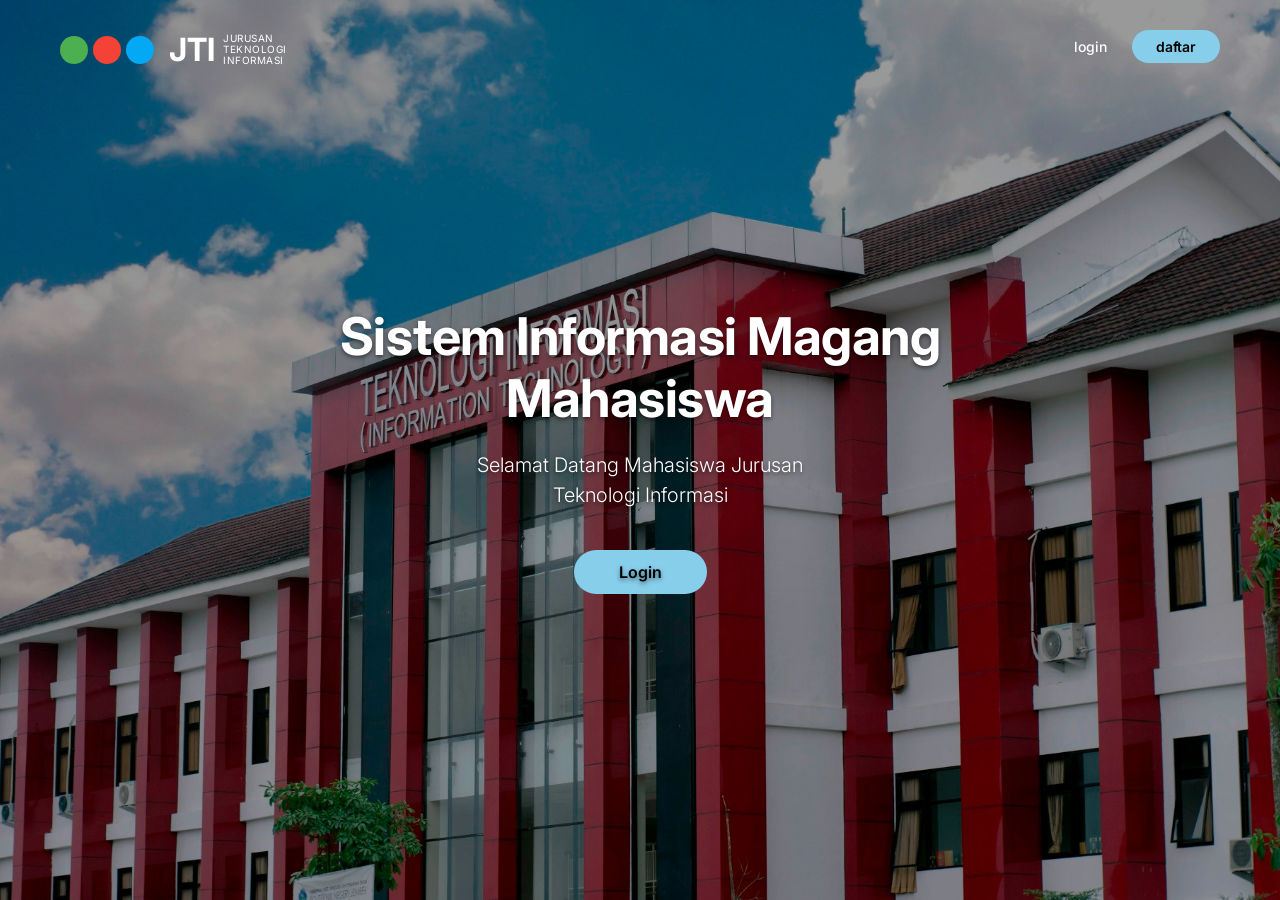
<file: index.html>
<!DOCTYPE html>
<html lang="id">

<head>
    <meta charset="UTF-8">
    <meta name="viewport" content="width=device-width, initial-scale=1.0">
    <title>Sistem Informasi Magang Mahasiswa - Home</title>
    <!-- Use Google Fonts -->
    <link rel="preconnect" href="https://fonts.googleapis.com">
    <link rel="preconnect" href="https://fonts.gstatic.com" crossorigin>
    <link href="https://fonts.googleapis.com/css2?family=Inter:wght@300;400;600;700&display=swap" rel="stylesheet">
    <link rel="stylesheet" href="css/style.css">
</head>

<body>

    <div class="background-container"></div>

    <header class="navbar">
        <a href="index.html" class="logo-container">
            <div class="logo-icons">
                <div class="logo-icon y"></div>
                <div class="logo-icon b"></div>
                <div class="logo-icon c"></div>
            </div>
            <div class="logo-text">
                <span class="logo-text-inner">
                    <span class="logo-text-jti">JTI</span>
                    <span class="logo-text-desc">JURUSAN<br>TEKNOLOGI<br>INFORMASI</span>
                </span>
            </div>
        </a>
        <div class="nav-links">
            <a href="auth/login.html" id="link-login">login</a>
            <a href="auth/register.html" id="link-daftar" class="btn-daftar">daftar</a>
        </div>
    </header>

    <div id="app" class="home-padding">
        <!-- HOME VIEW -->
        <section class="home-view">
            <h1>Sistem Informasi Magang<br>Mahasiswa</h1>
            <p>Selamat Datang Mahasiswa Jurusan<br>Teknologi Informasi</p>
            <a href="auth/login.html" class="btn-login-home">Login</a>
        </section>
    </div>

</body>

</html>
</file>
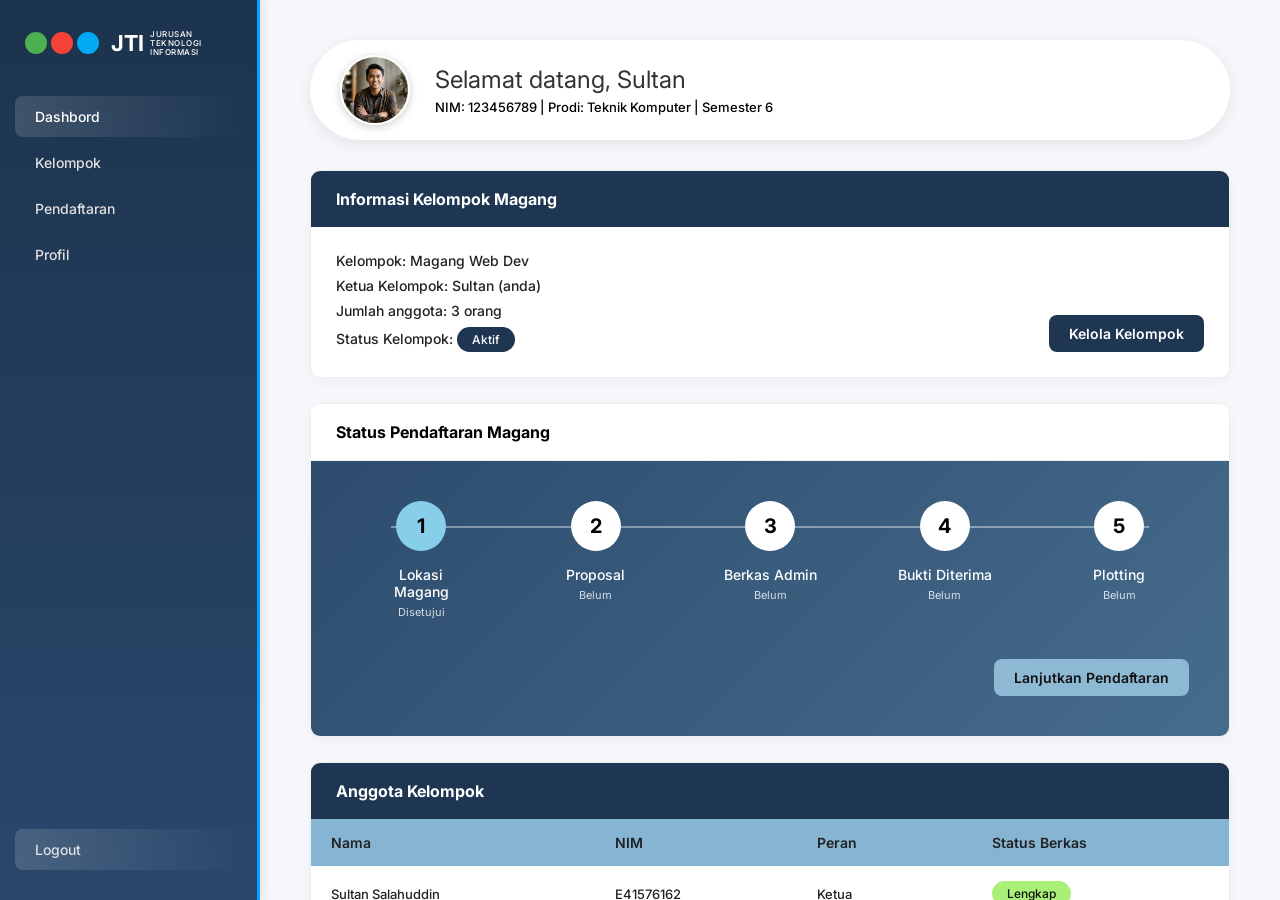
<file: dashboard.html>
<!DOCTYPE html>
<html lang="id">
<head>
    <meta charset="UTF-8">
    <meta name="viewport" content="width=device-width, initial-scale=1.0">
    <title>Dashboard Mahasiswa - SIMM</title>
    <!-- Use Google Fonts -->
    <link rel="preconnect" href="https://fonts.googleapis.com">
    <link rel="preconnect" href="https://fonts.gstatic.com" crossorigin>
    <link href="https://fonts.googleapis.com/css2?family=Inter:wght@300;400;500;600;700&display=swap" rel="stylesheet">
    <link rel="stylesheet" href="dashboard.css">
</head>
<body>
    <div class="dashboard-layout">
        
        <!-- Sidebar -->
        <aside class="sidebar">
            <a href="index.html" class="logo-container">
                <div class="logo-icons">
                    <div class="logo-icon y"></div>
                    <div class="logo-icon b"></div>
                    <div class="logo-icon c"></div>
                </div>
                <div class="logo-text-inner">
                    <span class="logo-text-jti">JTI</span>
                    <span class="logo-text-desc">JURUSAN<br>TEKNOLOGI<br>INFORMASI</span>
                </div>
            </a>
            
            <nav class="sidebar-nav">
                <a href="dashboard.html" class="nav-item active">Dashbord</a>
                <a href="kelompok.html" class="nav-item">Kelompok</a>
                <a href="pendaftaran.html" class="nav-item">Pendaftaran</a>
                <a href="profil.html" class="nav-item">Profil</a>
            </nav>
            
            <div class="sidebar-footer">
                <a href="index.html" class="nav-item logout-btn">Logout</a>
            </div>
        </aside>

        <!-- Main Content -->
        <main class="main-content">
            
            <!-- Welcome Card -->
            <div class="welcome-card">
                <img src="profile.png" alt="Profile" class="profile-img">
                <div class="welcome-text">
                    <h2>Selamat datang, Sultan</h2>
                    <p>NIM: 123456789 | Prodi: Teknik Komputer | Semester 6</p>
                </div>
            </div>

            <!-- Informasi Kelompok Magang -->
            <div class="card">
                <div class="card-header dark">
                    <h3>Informasi Kelompok Magang</h3>
                </div>
                <div class="card-body kel-info">
                    <div class="kel-details">
                        <p>Kelompok: Magang Web Dev</p>
                        <p>Ketua Kelompok: Sultan (anda)</p>
                        <p>Jumlah anggota: 3 orang</p>
                        <p>Status Kelompok: <span class="badge badge-dark">Aktif</span></p>
                    </div>
                    <div class="kel-action">
                        <button class="btn btn-dark" onclick="window.location.href='kelompok.html?tab=anggota'">Kelola Kelompok</button>
                    </div>
                </div>
            </div>
            
            <!-- Status Pendaftaran Magang -->
            <div class="card">
                <div class="card-header light">
                    <h3>Status Pendaftaran Magang</h3>
                </div>
                <div class="card-body status-tracking">
                    <div class="stepper-container">
                        <div class="step active">
                            <div class="step-circle">1</div>
                            <div class="step-title">Lokasi Magang</div>
                            <div class="step-subtitle">Disetujui</div>
                        </div>
                        <div class="step">
                            <div class="step-circle">2</div>
                            <div class="step-title">Proposal</div>
                            <div class="step-subtitle">Belum</div>
                        </div>
                        <div class="step">
                            <div class="step-circle">3</div>
                            <div class="step-title">Berkas Admin</div>
                            <div class="step-subtitle">Belum</div>
                        </div>
                        <div class="step">
                            <div class="step-circle">4</div>
                            <div class="step-title">Bukti Diterima</div>
                            <div class="step-subtitle">Belum</div>
                        </div>
                        <div class="step">
                            <div class="step-circle">5</div>
                            <div class="step-title">Plotting</div>
                            <div class="step-subtitle">Belum</div>
                        </div>
                    </div>
                    <div class="status-action">
                        <button class="btn btn-light-blue" onclick="window.location.href='pendaftaran.html'">Lanjutkan Pendaftaran</button>
                    </div>
                </div>
            </div>

            <!-- Anggota Kelompok -->
            <div class="card">
                <div class="card-header dark">
                    <h3>Anggota Kelompok</h3>
                </div>
                <div class="card-body p-0">
                    <table class="table">
                        <thead>
                            <tr>
                                <th>Nama</th>
                                <th>NIM</th>
                                <th>Peran</th>
                                <th>Status Berkas</th>
                            </tr>
                        </thead>
                        <tbody>
                            <tr>
                                <td>Sultan Salahuddin</td>
                                <td>E41576162</td>
                                <td>Ketua</td>
                                <td><span class="badge badge-success">Lengkap</span></td>
                            </tr>
                            <tr>
                                <td>Sultan Salahuddin</td>
                                <td>E41576162</td>
                                <td>Anggota</td>
                                <td><span class="badge badge-success">Lengkap</span></td>
                            </tr>
                            <tr>
                                <td>Sultan Salahuddin</td>
                                <td>E41576162</td>
                                <td>Anggota</td>
                                <td><span class="badge badge-success">Lengkap</span></td>
                            </tr>
                            <tr>
                                <td>Sultan Salahuddin</td>
                                <td>E41576162</td>
                                <td>Anggota</td>
                                <td><span class="badge badge-success">Lengkap</span></td>
                            </tr>
                        </tbody>
                    </table>
                </div>
            </div>

        </main>
    </div>
</body>
<script src="student.js"></script>
</html>
</file>
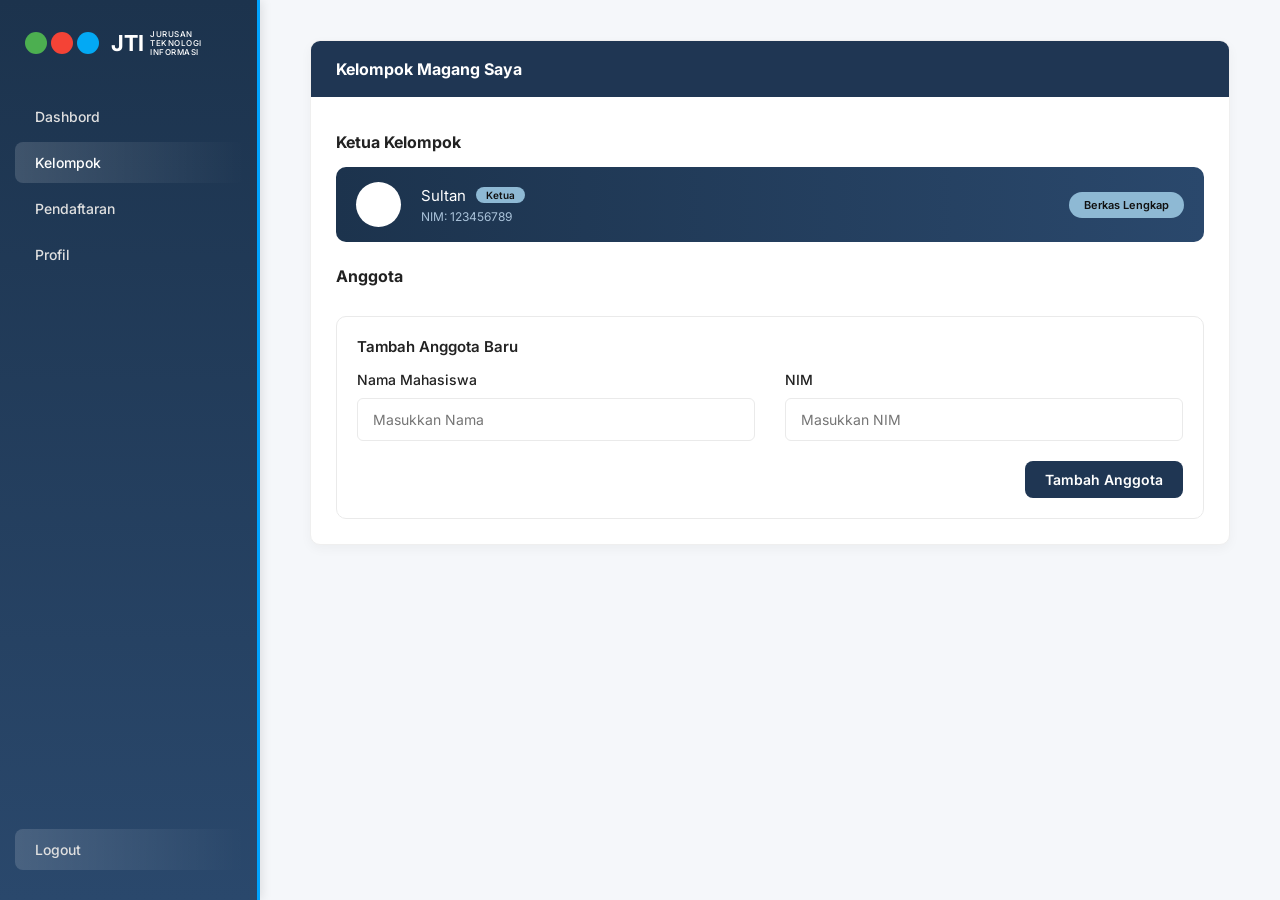
<file: kelompok.html>
<!DOCTYPE html>
<html lang="id">
<head>
    <meta charset="UTF-8">
    <meta name="viewport" content="width=device-width, initial-scale=1.0">
    <title>Kelompok Magang - SIMM</title>
    <!-- Use Google Fonts -->
    <link rel="preconnect" href="https://fonts.googleapis.com">
    <link rel="preconnect" href="https://fonts.gstatic.com" crossorigin>
    <link href="https://fonts.googleapis.com/css2?family=Inter:wght@300;400;500;600;700&display=swap" rel="stylesheet">
    <link rel="stylesheet" href="dashboard.css">
</head>
<body>
    <div class="dashboard-layout">
        
        <!-- Sidebar -->
        <aside class="sidebar">
            <a href="index.html" class="logo-container">
                <div class="logo-icons">
                    <div class="logo-icon y"></div>
                    <div class="logo-icon b"></div>
                    <div class="logo-icon c"></div>
                </div>
                <div class="logo-text-inner">
                    <span class="logo-text-jti">JTI</span>
                    <span class="logo-text-desc">JURUSAN<br>TEKNOLOGI<br>INFORMASI</span>
                </div>
            </a>
            
            <nav class="sidebar-nav">
                <a href="dashboard.html" class="nav-item">Dashbord</a>
                <a href="kelompok.html" class="nav-item active">Kelompok</a>
                <a href="pendaftaran.html" class="nav-item">Pendaftaran</a>
                <a href="profil.html" class="nav-item">Profil</a>
            </nav>
            
            <div class="sidebar-footer">
                <a href="index.html" class="nav-item logout-btn">Logout</a>
            </div>
        </aside>

        <!-- Main Content -->
        <main class="main-content">
            
            <!-- Kelompok Card -->
            <div class="card kelompok-card">
                <div class="card-header dark">
                    <h3>Kelompok Magang Saya</h3>
                </div>

                <div class="card-body" style="padding-top: 20px;">

                    <!-- Ketua Kelompok -->
                    <h4 class="member-section-title">Ketua Kelompok</h4>
                    <div class="member-card">
                        <div class="member-avatar"></div>
                        <div class="member-info">
                            <div class="member-name-row">
                                <h4>Sultan</h4>
                                <span class="badge-role">Ketua</span>
                            </div>
                            <p class="member-nim">NIM: 123456789</p>
                        </div>
                        <div class="member-status">
                            <span class="badge-status">Berkas Lengkap</span>
                        </div>
                    </div>

                    <!-- Anggota -->
                    <h4 class="member-section-title" style="margin-top: 24px;">Anggota</h4>
                    <div id="member-list-container">
                        <!-- Daftar anggota akan ditambahkan di sini -->
                    </div>

                    <!-- Form Tambah Anggota -->
                    <div class="add-member-form" style="margin-top: 30px; background: #fff; padding: 20px; border-radius: 10px; border: 1px solid #EAEAEA;">
                        <h5 style="margin-bottom: 15px; font-size: 15px; font-weight: 600; color: #222;">Tambah Anggota Baru</h5>
                        <div class="form-row">
                            <div class="form-group">
                                <label>Nama Mahasiswa</label>
                                <input type="text" id="new-member-name" placeholder="Masukkan Nama">
                            </div>
                            <div class="form-group">
                                <label>NIM</label>
                                <input type="text" id="new-member-nim" placeholder="Masukkan NIM">
                            </div>
                        </div>
                        <div class="form-actions" style="margin-top: 20px;">
                            <button type="button" class="btn btn-dark" id="btn-tambah-anggota">Tambah Anggota</button>
                        </div>
                    </div>

                </div>
            </div>

        </main>
    </div>

    <script>
        // Fitur Tambah Anggota
        document.getElementById('btn-tambah-anggota').addEventListener('click', () => {
            const nameInput = document.getElementById('new-member-name');
            const nimInput  = document.getElementById('new-member-nim');
            const name = nameInput.value.trim();
            const nim  = nimInput.value.trim();

            if (name && nim) {
                const memberList = document.getElementById('member-list-container');
                
                const card = document.createElement('div');
                card.className = 'member-card';
                card.innerHTML = `
                    <div class="member-avatar"></div>
                    <div class="member-info">
                        <div class="member-name-row">
                            <h4>${name}</h4>
                            <span class="badge-role" style="background:#E8F4FF;color:#1C334D;">Anggota</span>
                        </div>
                        <p class="member-nim">NIM: ${nim}</p>
                    </div>
                    <div class="member-status">
                        <span class="badge-status" style="background:#FFF0DC;color:#FF9F43;">Berkas Belum</span>
                    </div>
                `;
                
                memberList.appendChild(card);
                
                // Reset input
                nameInput.value = '';
                nimInput.value  = '';
            } else {
                alert('Mohon isi Nama dan NIM terlebih dahulu!');
            }
        });
    </script>
    <script src="student.js"></script>
</body>
</html>
</file>
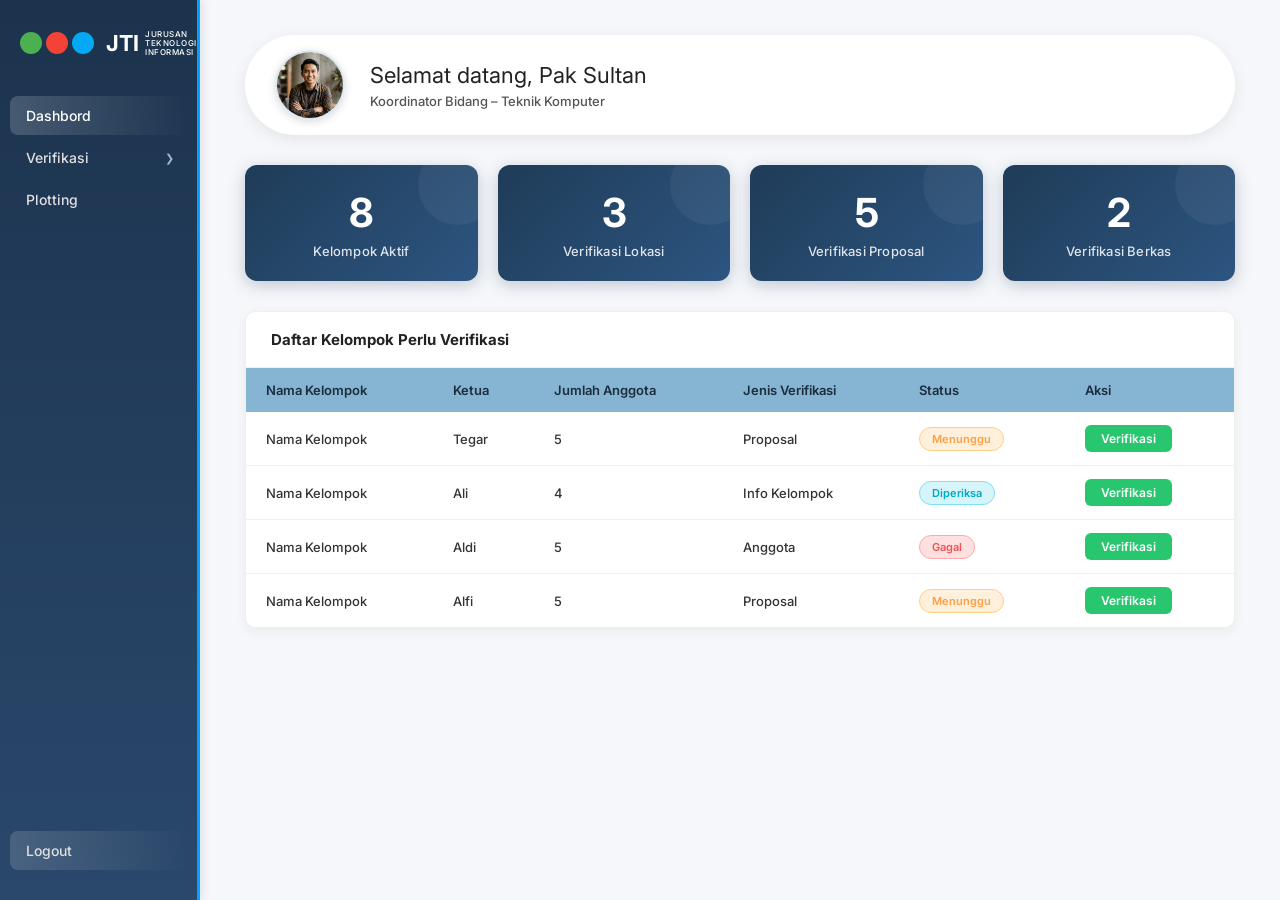
<file: koordinator.html>
<!DOCTYPE html>
<html lang="id">
<head>
    <meta charset="UTF-8">
    <meta name="viewport" content="width=device-width, initial-scale=1.0">
    <title>Dashboard Koordinator Bidang - SIMM</title>
    <meta name="description" content="Dashboard koordinator bidang untuk sistem manajemen magang JTI - monitoring kelompok, verifikasi, dan plotting.">
    <link rel="preconnect" href="https://fonts.googleapis.com">
    <link rel="preconnect" href="https://fonts.gstatic.com" crossorigin>
    <link href="https://fonts.googleapis.com/css2?family=Inter:wght@300;400;500;600;700&display=swap" rel="stylesheet">
    <link rel="stylesheet" href="koordinator.css">
</head>
<body>
    <div class="dashboard-layout">

        <!-- Sidebar -->
        <aside class="sidebar">
            <a href="index.html" class="logo-container">
                <div class="logo-icons">
                    <div class="logo-icon y"></div>
                    <div class="logo-icon b"></div>
                    <div class="logo-icon c"></div>
                </div>
                <div class="logo-text-inner">
                    <span class="logo-text-jti">JTI</span>
                    <span class="logo-text-desc">JURUSAN<br>TEKNOLOGI<br>INFORMASI</span>
                </div>
            </a>

            <nav class="sidebar-nav">
                <a href="koordinator.html" class="nav-item active" id="nav-dashboard">Dashbord</a>

                <!-- Verifikasi dengan submenu -->
                <div class="nav-group" id="nav-verifikasi-group">
                    <div class="nav-item nav-parent" id="nav-verifikasi-toggle" onclick="toggleVerifikasi()">
                        <span>Verifikasi</span>
                        <span class="nav-arrow" id="verifikasi-arrow">&#x276F;</span>
                    </div>
                    <div class="nav-submenu" id="verifikasi-submenu">
                        <a href="#" class="nav-subitem" onclick="showPage('verifikasi-lokasi')">Lokasi Magang</a>
                        <a href="#" class="nav-subitem" onclick="showPage('verifikasi-proposal')">Proposal</a>
                        <a href="#" class="nav-subitem" onclick="showPage('verifikasi-berkas')">Berkas</a>
                    </div>
                </div>

                <a href="#" class="nav-item" id="nav-plotting" onclick="showPage('plotting')">Plotting</a>
            </nav>

            <div class="sidebar-footer">
                <a href="index.html" class="nav-item logout-btn">Logout</a>
            </div>
        </aside>

        <!-- Main Content -->
        <main class="main-content">

            <!-- PAGE: Dashboard -->
            <div id="page-dashboard" class="page active">

                <!-- Welcome Card -->
                <div class="welcome-card">
                    <img src="profile.png" alt="Profile Koordinator" class="profile-img">
                    <div class="welcome-text">
                        <h2>Selamat datang, Pak Sultan</h2>
                        <p>Koordinator Bidang &ndash; Teknik Komputer</p>
                    </div>
                </div>

                <!-- Stat Cards -->
                <div class="stat-grid">
                    <div class="stat-card" onclick="showPage('dashboard')">
                        <div class="stat-number">8</div>
                        <div class="stat-label">Kelompok Aktif</div>
                    </div>
                    <div class="stat-card" onclick="showPage('verifikasi-lokasi')">
                        <div class="stat-number">3</div>
                        <div class="stat-label">Verifikasi Lokasi</div>
                    </div>
                    <div class="stat-card" onclick="showPage('verifikasi-proposal')">
                        <div class="stat-number">5</div>
                        <div class="stat-label">Verifikasi Proposal</div>
                    </div>
                    <div class="stat-card" onclick="showPage('verifikasi-berkas')">
                        <div class="stat-number">2</div>
                        <div class="stat-label">Verifikasi Berkas</div>
                    </div>
                </div>

                <!-- Tabel Daftar Kelompok -->
                <div class="card">
                    <div class="card-header-plain">
                        <h3>Daftar Kelompok Perlu Verifikasi</h3>
                    </div>
                    <div class="card-body p-0">
                        <table class="table" id="tabel-kelompok">
                            <thead>
                                <tr>
                                    <th>Nama Kelompok</th>
                                    <th>Ketua</th>
                                    <th>Jumlah Anggota</th>
                                    <th>Jenis Verifikasi</th>
                                    <th>Status</th>
                                    <th>Aksi</th>
                                </tr>
                            </thead>
                            <tbody>
                                <tr>
                                    <td>Nama Kelompok</td>
                                    <td>Tegar</td>
                                    <td>5</td>
                                    <td>Proposal</td>
                                    <td><span class="badge badge-warning">Menunggu</span></td>
                                    <td><button class="btn-verifikasi" onclick="bukaVerifikasi(this)">Verifikasi</button></td>
                                </tr>
                                <tr>
                                    <td>Nama Kelompok</td>
                                    <td>Ali</td>
                                    <td>4</td>
                                    <td>Info Kelompok</td>
                                    <td><span class="badge badge-info-status">Diperiksa</span></td>
                                    <td><button class="btn-verifikasi" onclick="bukaVerifikasi(this)">Verifikasi</button></td>
                                </tr>
                                <tr>
                                    <td>Nama Kelompok</td>
                                    <td>Aldi</td>
                                    <td>5</td>
                                    <td>Anggota</td>
                                    <td><span class="badge badge-danger">Gagal</span></td>
                                    <td><button class="btn-verifikasi" onclick="bukaVerifikasi(this)">Verifikasi</button></td>
                                </tr>
                                <tr>
                                    <td>Nama Kelompok</td>
                                    <td>Alfi</td>
                                    <td>5</td>
                                    <td>Proposal</td>
                                    <td><span class="badge badge-warning">Menunggu</span></td>
                                    <td><button class="btn-verifikasi" onclick="bukaVerifikasi(this)">Verifikasi</button></td>
                                </tr>
                            </tbody>
                        </table>
                    </div>
                </div>

            </div><!-- end page-dashboard -->

            <!-- PAGE: Verifikasi Lokasi -->
            <div id="page-verifikasi-lokasi" class="page">
                <div class="page-title-bar">
                    <h1>Verifikasi Lokasi Magang</h1>
                    <span class="page-subtitle">Periksa dan setujui lokasi magang yang diajukan kelompok</span>
                </div>
                <div class="card">
                    <div class="card-body p-0">
                        <table class="table">
                            <thead>
                                <tr>
                                    <th>Nama Kelompok</th>
                                    <th>Ketua</th>
                                    <th>Lokasi Magang</th>
                                    <th>Tanggal Diajukan</th>
                                    <th>Status</th>
                                    <th>Aksi</th>
                                </tr>
                            </thead>
                            <tbody>
                                <tr>
                                    <td>Tim Alpha</td>
                                    <td>Tegar</td>
                                    <td>PT. Telkom Indonesia</td>
                                    <td>20 Apr 2026</td>
                                    <td><span class="badge badge-warning">Menunggu</span></td>
                                    <td class="aksi-group">
                                        <button class="btn-setuju" onclick="setujuRow(this)">Setuju</button>
                                        <button class="btn-tolak" onclick="tolakRow(this)">Tolak</button>
                                    </td>
                                </tr>
                                <tr>
                                    <td>Tim Beta</td>
                                    <td>Rina</td>
                                    <td>CV. Nusantara Tech</td>
                                    <td>19 Apr 2026</td>
                                    <td><span class="badge badge-warning">Menunggu</span></td>
                                    <td class="aksi-group">
                                        <button class="btn-setuju" onclick="setujuRow(this)">Setuju</button>
                                        <button class="btn-tolak" onclick="tolakRow(this)">Tolak</button>
                                    </td>
                                </tr>
                                <tr>
                                    <td>Tim Gamma</td>
                                    <td>Budi</td>
                                    <td>PT. XYZ Solusi Digital</td>
                                    <td>18 Apr 2026</td>
                                    <td><span class="badge badge-success-status">Disetujui</span></td>
                                    <td class="aksi-group">
                                        <button class="btn-setuju" disabled>Setuju</button>
                                        <button class="btn-tolak" disabled>Tolak</button>
                                    </td>
                                </tr>
                            </tbody>
                        </table>
                    </div>
                </div>
            </div><!-- end page-verifikasi-lokasi -->

            <!-- PAGE: Verifikasi Proposal -->
            <div id="page-verifikasi-proposal" class="page">
                <div class="page-title-bar">
                    <h1>Verifikasi Proposal</h1>
                    <span class="page-subtitle">Periksa proposal magang yang diajukan oleh setiap kelompok</span>
                </div>
                <div class="card">
                    <div class="card-body p-0">
                        <table class="table">
                            <thead>
                                <tr>
                                    <th>Nama Kelompok</th>
                                    <th>Ketua</th>
                                    <th>File Proposal</th>
                                    <th>Tanggal Diajukan</th>
                                    <th>Status</th>
                                    <th>Aksi</th>
                                </tr>
                            </thead>
                            <tbody>
                                <tr>
                                    <td>Nama Kelompok</td>
                                    <td>Tegar</td>
                                    <td><a href="#" class="link-file">proposal_alpha.pdf</a></td>
                                    <td>20 Apr 2026</td>
                                    <td><span class="badge badge-warning">Menunggu</span></td>
                                    <td class="aksi-group">
                                        <button class="btn-setuju" onclick="setujuRow(this)">Setuju</button>
                                        <button class="btn-tolak" onclick="tolakRow(this)">Tolak</button>
                                    </td>
                                </tr>
                                <tr>
                                    <td>Nama Kelompok</td>
                                    <td>Alfi</td>
                                    <td><a href="#" class="link-file">proposal_beta.pdf</a></td>
                                    <td>21 Apr 2026</td>
                                    <td><span class="badge badge-warning">Menunggu</span></td>
                                    <td class="aksi-group">
                                        <button class="btn-setuju" onclick="setujuRow(this)">Setuju</button>
                                        <button class="btn-tolak" onclick="tolakRow(this)">Tolak</button>
                                    </td>
                                </tr>
                                <tr>
                                    <td>Nama Kelompok</td>
                                    <td>Sari</td>
                                    <td><a href="#" class="link-file">proposal_gamma.pdf</a></td>
                                    <td>19 Apr 2026</td>
                                    <td><span class="badge badge-danger">Ditolak</span></td>
                                    <td class="aksi-group">
                                        <button class="btn-setuju" onclick="setujuRow(this)">Setuju</button>
                                        <button class="btn-tolak" onclick="tolakRow(this)">Tolak</button>
                                    </td>
                                </tr>
                                <tr>
                                    <td>Nama Kelompok</td>
                                    <td>Aldi</td>
                                    <td><a href="#" class="link-file">proposal_delta.pdf</a></td>
                                    <td>17 Apr 2026</td>
                                    <td><span class="badge badge-success-status">Disetujui</span></td>
                                    <td class="aksi-group">
                                        <button class="btn-setuju" disabled>Setuju</button>
                                        <button class="btn-tolak" disabled>Tolak</button>
                                    </td>
                                </tr>
                                <tr>
                                    <td>Nama Kelompok</td>
                                    <td>Rudi</td>
                                    <td><a href="#" class="link-file">proposal_epsilon.pdf</a></td>
                                    <td>16 Apr 2026</td>
                                    <td><span class="badge badge-warning">Menunggu</span></td>
                                    <td class="aksi-group">
                                        <button class="btn-setuju" onclick="setujuRow(this)">Setuju</button>
                                        <button class="btn-tolak" onclick="tolakRow(this)">Tolak</button>
                                    </td>
                                </tr>
                            </tbody>
                        </table>
                    </div>
                </div>
            </div><!-- end page-verifikasi-proposal -->

            <!-- PAGE: Verifikasi Berkas -->
            <div id="page-verifikasi-berkas" class="page">
                <div class="page-title-bar">
                    <h1>Verifikasi Berkas</h1>
                    <span class="page-subtitle">Periksa kelengkapan berkas administrasi setiap kelompok</span>
                </div>
                <div class="card">
                    <div class="card-body p-0">
                        <table class="table">
                            <thead>
                                <tr>
                                    <th>Nama Kelompok</th>
                                    <th>Ketua</th>
                                    <th>Jml. Berkas</th>
                                    <th>Tanggal Upload</th>
                                    <th>Status</th>
                                    <th>Aksi</th>
                                </tr>
                            </thead>
                            <tbody>
                                <tr>
                                    <td>Tim Alpha</td>
                                    <td>Tegar</td>
                                    <td>3 / 5 berkas</td>
                                    <td>21 Apr 2026</td>
                                    <td><span class="badge badge-warning">Menunggu</span></td>
                                    <td class="aksi-group">
                                        <button class="btn-setuju" onclick="setujuRow(this)">Setuju</button>
                                        <button class="btn-tolak" onclick="tolakRow(this)">Tolak</button>
                                    </td>
                                </tr>
                                <tr>
                                    <td>Tim Beta</td>
                                    <td>Rina</td>
                                    <td>5 / 5 berkas</td>
                                    <td>20 Apr 2026</td>
                                    <td><span class="badge badge-warning">Menunggu</span></td>
                                    <td class="aksi-group">
                                        <button class="btn-setuju" onclick="setujuRow(this)">Setuju</button>
                                        <button class="btn-tolak" onclick="tolakRow(this)">Tolak</button>
                                    </td>
                                </tr>
                            </tbody>
                        </table>
                    </div>
                </div>
            </div><!-- end page-verifikasi-berkas -->

            <!-- PAGE: Plotting -->
            <div id="page-plotting" class="page">
                <div class="page-title-bar">
                    <h1>Plotting Kelompok</h1>
                    <span class="page-subtitle">Tetapkan lokasi magang dan dosen pembimbing untuk setiap kelompok</span>
                </div>

                <!-- Filter Bar -->
                <div class="plotting-toolbar">
                    <div class="plot-search-wrap">
                        <span class="plot-search-icon">&#128269;</span>
                        <input type="text" id="plot-search" class="plot-search-input" placeholder="Cari nama kelompok atau ketua..." oninput="filterTabelPlotting()">
                    </div>
                    <div class="plot-filter-group">
                        <button class="plot-filter-btn active" id="filter-all" onclick="filterStatus('all', this)">Semua</button>
                        <button class="plot-filter-btn" id="filter-selesai" onclick="filterStatus('selesai', this)">Selesai</button>
                        <button class="plot-filter-btn" id="filter-menunggu" onclick="filterStatus('menunggu', this)">Belum Diplot</button>
                    </div>
                </div>

                <!-- Tabel Plotting -->
                <div class="card">
                    <div class="card-body p-0">
                        <table class="table" id="tabel-plotting">
                            <thead>
                                <tr>
                                    <th>Nama Kelompok</th>
                                    <th>Ketua</th>
                                    <th>Jml. Anggota</th>
                                    <th>Lokasi Magang</th>
                                    <th>Dosen Pembimbing</th>
                                    <th>Status</th>
                                    <th>Aksi</th>
                                </tr>
                            </thead>
                            <tbody id="tbody-plotting">
                                <tr>
                                    <td>Tim Alpha</td>
                                    <td>Tegar</td>
                                    <td>5</td>
                                    <td class="col-lokasi">PT. Telkom Indonesia</td>
                                    <td class="col-dosen">Dr. Budi Santoso, M.Kom</td>
                                    <td><span class="badge badge-success-status">Selesai</span></td>
                                    <td class="aksi-plot-group">
                                        <button class="btn-edit-plot" onclick="bukaModalPlot(this, true)">&#9998; Edit</button>
                                        <button class="btn-detail-plot" onclick="bukaDetailKelompok(this)">Detail</button>
                                    </td>
                                </tr>
                                <tr>
                                    <td>Tim Beta</td>
                                    <td>Rina</td>
                                    <td>4</td>
                                    <td class="col-lokasi"><em class="belum">Belum diplot</em></td>
                                    <td class="col-dosen"><em class="belum">Belum ditentukan</em></td>
                                    <td><span class="badge badge-warning">Menunggu</span></td>
                                    <td class="aksi-plot-group">
                                        <button class="btn-plot" onclick="bukaModalPlot(this, false)">&#43; Plot</button>
                                        <button class="btn-detail-plot" onclick="bukaDetailKelompok(this)">Detail</button>
                                    </td>
                                </tr>
                                <tr>
                                    <td>Tim Gamma</td>
                                    <td>Budi</td>
                                    <td>5</td>
                                    <td class="col-lokasi">CV. Nusantara Tech</td>
                                    <td class="col-dosen">Ir. Siti Rahayu, M.T</td>
                                    <td><span class="badge badge-success-status">Selesai</span></td>
                                    <td class="aksi-plot-group">
                                        <button class="btn-edit-plot" onclick="bukaModalPlot(this, true)">&#9998; Edit</button>
                                        <button class="btn-detail-plot" onclick="bukaDetailKelompok(this)">Detail</button>
                                    </td>
                                </tr>
                                <tr>
                                    <td>Tim Delta</td>
                                    <td>Aldi</td>
                                    <td>5</td>
                                    <td class="col-lokasi"><em class="belum">Belum diplot</em></td>
                                    <td class="col-dosen"><em class="belum">Belum ditentukan</em></td>
                                    <td><span class="badge badge-warning">Menunggu</span></td>
                                    <td class="aksi-plot-group">
                                        <button class="btn-plot" onclick="bukaModalPlot(this, false)">&#43; Plot</button>
                                        <button class="btn-detail-plot" onclick="bukaDetailKelompok(this)">Detail</button>
                                    </td>
                                </tr>
                                <tr>
                                    <td>Tim Epsilon</td>
                                    <td>Sari</td>
                                    <td>3</td>
                                    <td class="col-lokasi"><em class="belum">Belum diplot</em></td>
                                    <td class="col-dosen"><em class="belum">Belum ditentukan</em></td>
                                    <td><span class="badge badge-warning">Menunggu</span></td>
                                    <td class="aksi-plot-group">
                                        <button class="btn-plot" onclick="bukaModalPlot(this, false)">&#43; Plot</button>
                                        <button class="btn-detail-plot" onclick="bukaDetailKelompok(this)">Detail</button>
                                    </td>
                                </tr>
                                <tr>
                                    <td>Tim Zeta</td>
                                    <td>Hendra</td>
                                    <td>4</td>
                                    <td class="col-lokasi"><em class="belum">Belum diplot</em></td>
                                    <td class="col-dosen"><em class="belum">Belum ditentukan</em></td>
                                    <td><span class="badge badge-warning">Menunggu</span></td>
                                    <td class="aksi-plot-group">
                                        <button class="btn-plot" onclick="bukaModalPlot(this, false)">&#43; Plot</button>
                                        <button class="btn-detail-plot" onclick="bukaDetailKelompok(this)">Detail</button>
                                    </td>
                                </tr>
                            </tbody>
                        </table>
                    </div>
                </div>

                <!-- Rekap Dosen Pembimbing -->
                <div class="card">
                    <div class="card-header-plain">
                        <h3>Rekapitulasi Dosen Pembimbing</h3>
                    </div>
                    <div class="card-body">
                        <div class="dosen-rekap-grid" id="dosen-rekap-grid">
                            <!-- Diisi oleh JS -->
                        </div>
                    </div>
                </div>

            </div><!-- end page-plotting -->

        </main>
    </div>

    <!-- Modal Verifikasi -->
    <div id="modal-verifikasi" class="modal-overlay" onclick="tutupModal(event)">
        <div class="modal-box">
            <div class="modal-header">
                <h3>Detail Verifikasi</h3>
                <button class="modal-close" onclick="tutupModalBtn()">&times;</button>
            </div>
            <div class="modal-body">
                <div class="modal-row"><span class="modal-label">Nama Kelompok</span><span class="modal-val" id="mKelompok">-</span></div>
                <div class="modal-row"><span class="modal-label">Ketua</span><span class="modal-val" id="mKetua">-</span></div>
                <div class="modal-row"><span class="modal-label">Jenis Verifikasi</span><span class="modal-val" id="mJenis">-</span></div>
                <div class="modal-row"><span class="modal-label">Status Saat Ini</span><span class="modal-val" id="mStatus">-</span></div>
                <div class="modal-catatan">
                    <label for="catatan-modal">Catatan (opsional)</label>
                    <textarea id="catatan-modal" placeholder="Tulis catatan untuk kelompok ini..."></textarea>
                </div>
            </div>
            <div class="modal-footer">
                <button class="btn-tolak-modal" onclick="aksiModal('tolak')">Tolak</button>
                <button class="btn-setuju-modal" onclick="aksiModal('setuju')">Setujui</button>
            </div>
        </div>
    </div>

    <!-- Modal Plotting -->
    <div id="modal-plotting" class="modal-overlay" onclick="tutupModalPlotOverlay(event)">
        <div class="modal-box modal-plot-box">
            <div class="modal-header">
                <h3 id="plot-modal-title">Plotting Kelompok</h3>
                <button class="modal-close" onclick="tutupModalPlotBtn()">&times;</button>
            </div>
            <div class="modal-body">
                <div class="modal-info-strip">
                    <div class="modal-info-item">
                        <span class="modal-info-label">Kelompok</span>
                        <span class="modal-info-val" id="pKelompok">-</span>
                    </div>
                    <div class="modal-info-item">
                        <span class="modal-info-label">Ketua</span>
                        <span class="modal-info-val" id="pKetua">-</span>
                    </div>
                    <div class="modal-info-item">
                        <span class="modal-info-label">Anggota</span>
                        <span class="modal-info-val" id="pAnggota">-</span>
                    </div>
                </div>

                <!-- Lokasi Magang -->
                <div class="plot-field">
                    <label for="plot-lokasi">Lokasi Magang <span class="required">*</span></label>
                    <select id="plot-lokasi" class="plot-select">
                        <option value="">-- Pilih Lokasi --</option>
                        <option>PT. Telkom Indonesia</option>
                        <option>PT. Pertamina Digital</option>
                        <option>CV. Nusantara Tech</option>
                        <option>PT. XYZ Solusi Digital</option>
                        <option>PT. Bank BRI Tbk</option>
                        <option>CV. Kreatif Media</option>
                        <option>PT. Astra International</option>
                        <option>Dinas Kominfo Kota Malang</option>
                    </select>
                </div>

                <!-- Dosen Pembimbing -->
                <div class="plot-field">
                    <label for="plot-dosen">Dosen Pembimbing <span class="required">*</span></label>
                    <select id="plot-dosen" class="plot-select" onchange="tampilInfoDosen()">
                        <option value="">-- Pilih Dosen Pembimbing --</option>
                        <option>Dr. Budi Santoso, M.Kom</option>
                        <option>Ir. Siti Rahayu, M.T</option>
                        <option>Prof. Ahmad Fauzi, Ph.D</option>
                        <option>Dra. Rina Wulandari, M.Si</option>
                        <option>Dr. Hendra Kurniawan, M.Kom</option>
                        <option>Ir. Dewi Lestari, M.T</option>
                        <option>Dr. Fajar Nugroho, M.Sc</option>
                        <option>Drs. Yusuf Hidayat, M.Pd</option>
                    </select>
                    <!-- Info beban dosen -->
                    <div id="dosen-info-box" class="dosen-info-box" style="display:none;">
                        <span class="dosen-info-icon">&#128100;</span>
                        <span id="dosen-info-text"></span>
                    </div>
                </div>

                <p id="plot-error" style="color:#EA5455;font-size:12px;margin-top:4px;display:none;">Harap pilih lokasi dan dosen pembimbing.</p>
            </div>
            <div class="modal-footer">
                <button class="btn-batal-modal" onclick="tutupModalPlotBtn()">Batal</button>
                <button class="btn-setuju-modal" onclick="simpanPlot()">&#10003; Simpan Plotting</button>
            </div>
        </div>
    </div>

    <!-- Modal Detail Kelompok -->
    <div id="modal-detail-kelompok" class="modal-overlay" onclick="tutupDetailOverlay(event)">
        <div class="modal-box">
            <div class="modal-header">
                <h3 id="detail-modal-title">Detail Kelompok</h3>
                <button class="modal-close" onclick="tutupDetail()">&times;</button>
            </div>
            <div class="modal-body" id="detail-modal-body">
                <!-- Diisi oleh JS -->
            </div>
            <div class="modal-footer">
                <button class="btn-batal-modal" onclick="tutupDetail()">Tutup</button>
                <button class="btn-setuju-modal" id="detail-to-plot-btn" onclick="lanjutPlotDariDetail()">&#9998; Plot Kelompok Ini</button>
            </div>
        </div>
    </div>

    <script src="koordinator.js"></script>
</body>
</html>
</file>
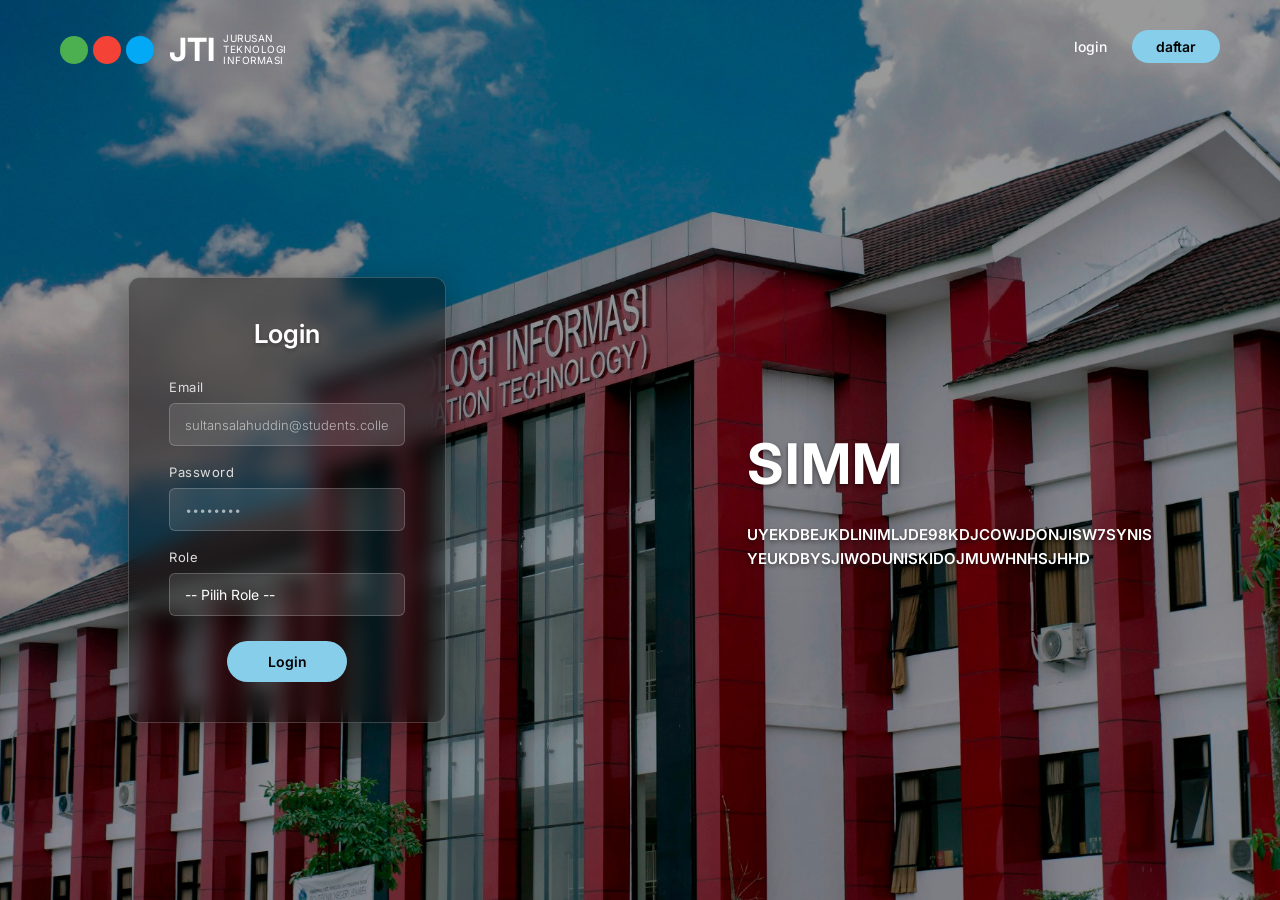
<file: login.html>
<!DOCTYPE html>
<html lang="id">

<head>
    <meta charset="UTF-8">
    <meta name="viewport" content="width=device-width, initial-scale=1.0">
    <title>Sistem Informasi Magang Mahasiswa - Login</title>
    <!-- Use Google Fonts -->
    <link rel="preconnect" href="https://fonts.googleapis.com">
    <link rel="preconnect" href="https://fonts.gstatic.com" crossorigin>
    <link href="https://fonts.googleapis.com/css2?family=Inter:wght@300;400;600;700&display=swap" rel="stylesheet">
    <link rel="stylesheet" href="style.css">
</head>

<body>

    <div class="background-container"></div>

    <header class="navbar">
        <a href="index.html" class="logo-container">
            <div class="logo-icons">
                <div class="logo-icon y"></div>
                <div class="logo-icon b"></div>
                <div class="logo-icon c"></div>
            </div>
            <div class="logo-text">
                <span class="logo-text-inner">
                    <span class="logo-text-jti">JTI</span>
                    <span class="logo-text-desc">JURUSAN<br>TEKNOLOGI<br>INFORMASI</span>
                </span>
            </div>
        </a>
        <div class="nav-links">
            <a href="login.html" id="link-login">login</a>
            <a href="register.html" id="link-daftar" class="btn-daftar">daftar</a>
        </div>
    </header>

    <div id="app">
        <!-- LOGIN VIEW -->
        <section class="split-layout">
            <div class="split-half">
                <div class="form-container" style="margin-left: auto; margin-right: 15%;">
                    <h2>Login</h2>
                    <form id="login-form" onsubmit="handleLogin(event)">
                        <div class="form-group">
                            <label>Email</label>
                            <input type="email" id="login-email" placeholder="sultansalahuddin@students.college.ac.id" required>
                        </div>
                        <div class="form-group">
                            <label>Password</label>
                            <input type="password" id="login-password" placeholder="••••••••" required>
                        </div>
                        <div class="form-group">
                            <label>Role</label>
                            <select id="login-role" required class="form-control">
                                <option value="">-- Pilih Role --</option>
                                <option value="mahasiswa">Mahasiswa</option>
                                <option value="korbid">Koordinator Bidang</option>
                            </select>
                        </div>
                        <p id="login-error" style="color:#EA5455;font-size:13px;margin-bottom:8px;display:none;">Email, password, atau role tidak valid.</p>
                        <button type="submit" class="btn-submit">Login</button>
                    </form>
                </div>
            </div>
            <div class="split-half flex-start">
                <div class="text-block" style="padding-left: 10%;">
                    <h2>SIMM</h2>
                    <p>UYEKDBEJKDLINIMLJDE98KDJCOWJDONJISW7SYNISyeukdbysjiwoduniskidojmuwhnhsjhhd</p>
                </div>
            </div>
        </section>
    </div>

<script>
    function handleLogin(e) {
        e.preventDefault();

        const email    = document.getElementById('login-email').value.trim();
        const password = document.getElementById('login-password').value;
        const role     = document.getElementById('login-role').value;
        const errEl    = document.getElementById('login-error');

        // Validasi: pastikan email dan password diisi, dan role dipilih
        if (!email || !password || !role) {
            errEl.textContent = 'Harap lengkapi semua field.';
            errEl.style.display = 'block';
            return;
        }

        errEl.style.display = 'none';

        // Redirect sesuai role yang dipilih
        if (role === 'korbid') {
            window.location.href = 'koordinator.html';
        } else {
            window.location.href = 'dashboard.html';
        }
    }
</script>

</body>

</html>
</file>
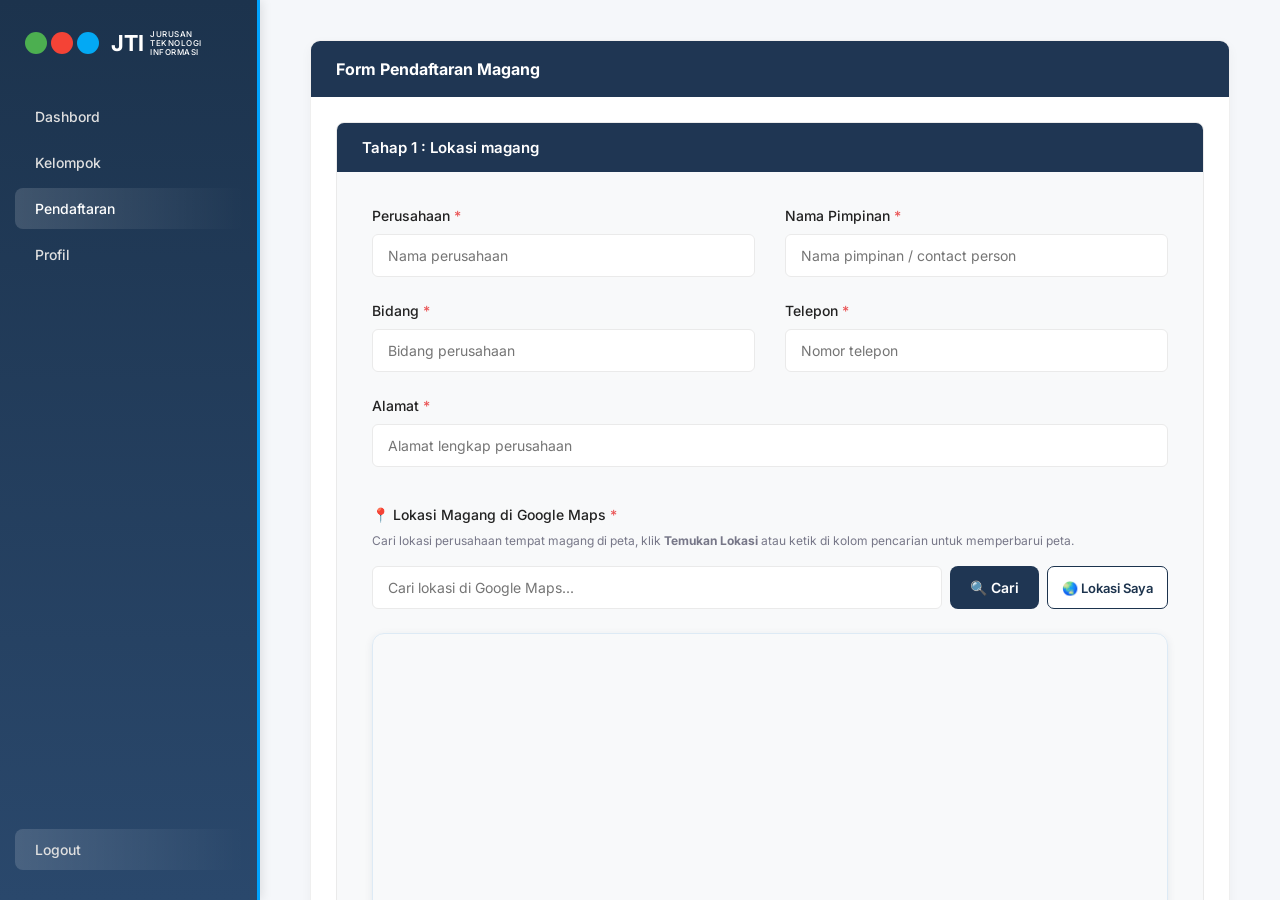
<file: pendaftaran.html>
<!DOCTYPE html>
<html lang="id">
<head>
    <meta charset="UTF-8">
    <meta name="viewport" content="width=device-width, initial-scale=1.0">
    <title>Pendaftaran Magang - SIMM</title>
    <!-- Use Google Fonts -->
    <link rel="preconnect" href="https://fonts.googleapis.com">
    <link rel="preconnect" href="https://fonts.gstatic.com" crossorigin>
    <link href="https://fonts.googleapis.com/css2?family=Inter:wght@300;400;500;600;700&display=swap" rel="stylesheet">
    <link rel="stylesheet" href="dashboard.css">
    <style>
        /* ===== Google Maps Lokasi ===== */
        .maps-wrapper {
            border-radius: 12px;
            overflow: hidden;
            border: 1.5px solid #DDEAF5;
            margin-top: 6px;
            box-shadow: 0 2px 8px rgba(28,51,77,0.08);
        }
        .maps-search-bar {
            display: flex;
            gap: 8px;
            margin-bottom: 8px;
        }
        .maps-search-bar input {
            flex: 1;
        }
        .maps-search-bar button {
            white-space: nowrap;
            flex-shrink: 0;
        }
        .maps-coord-row {
            display: flex;
            gap: 10px;
            margin-top: 8px;
        }
        .maps-coord-row .form-group {
            flex: 1;
        }
        #map-iframe {
            width: 100%;
            height: 300px;
            border: none;
            display: block;
        }
        .maps-pin-info {
            font-size: 12px;
            color: #778;
            margin-top: 6px;
            display: flex;
            align-items: center;
            gap: 5px;
        }
        .maps-pin-info span { font-weight: 600; color: #1C334D; }
        .btn-loc {
            background: #fff;
            color: #1C334D;
            border: 1.5px solid #1C334D;
            border-radius: 7px;
            padding: 8px 14px;
            font-size: 13px;
            font-weight: 600;
            cursor: pointer;
            font-family: 'Inter', sans-serif;
            transition: all 0.2s;
            display: flex;
            align-items: center;
            gap: 6px;
        }
        .btn-loc:hover { background: #1C334D; color: #fff; }

        /* ===== Tahap 3: Member Tabs ===== */
        .member-tabs {
            display: flex;
            gap: 8px;
            margin-bottom: 20px;
            flex-wrap: wrap;
        }
        .member-tab {
            background: #F0F4F8;
            border: 1.5px solid #DDEAF5;
            border-radius: 8px;
            padding: 9px 18px;
            font-size: 13px;
            font-weight: 600;
            color: #556;
            cursor: pointer;
            transition: all 0.2s;
            font-family: 'Inter', sans-serif;
            display: flex;
            align-items: center;
            gap: 6px;
        }
        .member-tab:hover { border-color: #85B5D3; color: #1C334D; }
        .member-tab.active {
            background: #1C334D;
            color: white;
            border-color: #1C334D;
        }
        .mtab-status {
            font-size: 11px;
            padding: 1px 7px;
            border-radius: 10px;
            font-weight: 700;
        }
        .member-panel-title {
            font-size: 14px;
            font-weight: 700;
            color: #1C334D;
            margin-bottom: 16px;
            padding: 10px 14px;
            background: #F5F8FF;
            border-left: 3px solid #1C334D;
            border-radius: 0 6px 6px 0;
        }
        .member-panel-title em { font-weight: 400; color: #778; }
    </style>
</head>
<body>
    <div class="dashboard-layout">
        
        <!-- Sidebar -->
        <aside class="sidebar">
            <a href="index.html" class="logo-container">
                <div class="logo-icons">
                    <div class="logo-icon y"></div>
                    <div class="logo-icon b"></div>
                    <div class="logo-icon c"></div>
                </div>
                <div class="logo-text-inner">
                    <span class="logo-text-jti">JTI</span>
                    <span class="logo-text-desc">JURUSAN<br>TEKNOLOGI<br>INFORMASI</span>
                </div>
            </a>
            
            <nav class="sidebar-nav">
                <a href="dashboard.html" class="nav-item">Dashbord</a>
                <a href="kelompok.html" class="nav-item">Kelompok</a>
                <a href="pendaftaran.html" class="nav-item active">Pendaftaran</a>
                <a href="profil.html" class="nav-item">Profil</a>
            </nav>
            
            <div class="sidebar-footer">
                <a href="index.html" class="nav-item logout-btn">Logout</a>
            </div>
        </aside>

        <!-- Main Content -->
        <main class="main-content">
            
            <div class="card pendaftaran-card">
                <div class="card-header dark">
                    <h3>Form Pendaftaran Magang</h3>
                </div>
                <div class="card-body p-0" style="padding: 25px; background: white;">
                    
                    <div id="accordion">
                        
                        <!-- Tahap 1 -->
                        <div class="tahap-container active" id="step-1">
                            <div class="t-header t-header-dark" id="header-1">Tahap 1 : Lokasi magang</div>
                            
                            <!-- Form -->
                            <div class="t-body t-form" id="form-1">
                                <form class="profile-form" id="form-el-1">
                                    <div class="form-row">
                                        <div class="form-group">
                                            <label>Perusahaan <span style="color:#EA5455">*</span></label>
                                            <input type="text" id="inp-perusahaan" placeholder="Nama perusahaan">
                                        </div>
                                        <div class="form-group">
                                            <label>Nama Pimpinan <span style="color:#EA5455">*</span></label>
                                            <input type="text" id="inp-pimpinan" placeholder="Nama pimpinan / contact person">
                                        </div>
                                    </div>
                                    <div class="form-row">
                                        <div class="form-group">
                                            <label>Bidang <span style="color:#EA5455">*</span></label>
                                            <input type="text" id="inp-bidang" placeholder="Bidang perusahaan">
                                        </div>
                                        <div class="form-group">
                                            <label>Telepon <span style="color:#EA5455">*</span></label>
                                            <input type="text" id="inp-telepon" placeholder="Nomor telepon">
                                        </div>
                                    </div>
                                    <div class="form-row">
                                        <div class="form-group">
                                            <label>Alamat <span style="color:#EA5455">*</span></label>
                                            <input type="text" id="inp-alamat" placeholder="Alamat lengkap perusahaan" oninput="debounceMapUpdate()">
                                        </div>
                                    </div>

                                    <!-- Google Maps Section -->
                                    <div class="form-group" style="margin-top: 14px;">
                                        <label>&#128205; Lokasi Magang di Google Maps <span style="color:#EA5455">*</span></label>
                                        <p style="font-size:12px;color:#778;margin-bottom:8px;">Cari lokasi perusahaan tempat magang di peta, klik <strong>Temukan Lokasi</strong> atau ketik di kolom pencarian untuk memperbarui peta.</p>

                                        <!-- Search Bar -->
                                        <div class="maps-search-bar">
                                            <input type="text" id="maps-search-input" placeholder="Cari lokasi di Google Maps..." onkeydown="if(event.key==='Enter'){event.preventDefault();searchMaps();}">
                                            <button type="button" class="btn btn-dark" onclick="searchMaps()">&#128269; Cari</button>
                                            <button type="button" class="btn-loc" onclick="getMyLocation()" title="Gunakan lokasi saya">&#127759; Lokasi Saya</button>
                                        </div>

                                        <!-- Map Embed -->
                                        <div class="maps-wrapper">
                                            <iframe
                                                id="map-iframe"
                                                src="https://maps.google.com/maps?q=Malang,+Jawa+Timur,+Indonesia&output=embed&z=13"
                                                allowfullscreen
                                                loading="lazy"
                                                referrerpolicy="no-referrer-when-downgrade">
                                            </iframe>
                                        </div>

                                        <!-- Coordinate Fields -->
                                        <div class="maps-coord-row">
                                            <div class="form-group">
                                                <label>Latitude</label>
                                                <input type="text" id="inp-lat" placeholder="Contoh: -7.9666" readonly style="background:#F8F9FA;">
                                            </div>
                                            <div class="form-group">
                                                <label>Longitude</label>
                                                <input type="text" id="inp-lng" placeholder="Contoh: 112.6326" readonly style="background:#F8F9FA;">
                                            </div>
                                        </div>
                                        <p class="maps-pin-info" id="maps-pin-label">&#8505; Klik tombol <span>Cari</span> atau <span>Lokasi Saya</span> untuk menyimpan koordinat lokasi magang.</p>
                                    </div>

                                    <p id="err-1" style="color:#EA5455;font-size:12px;display:none;margin-bottom:8px;">&#9888; Harap isi semua field yang wajib diisi.</p>
                                    <div class="form-actions">
                                        <button type="button" class="btn btn-dark" onclick="nextStep(1)">Simpan &amp; Lanjut</button>
                                    </div>
                                </form>
                            </div>

                            <!-- Completed -->
                            <div class="t-body t-completed" id="completed-1" style="display: none;">
                                <div class="completed-grid">
                                    <div>
                                        <p>Perusahaan: <strong id="v-perusahaan">-</strong></p>
                                        <p>Bidang: <strong id="v-bidang">-</strong></p>
                                        <p>Alamat: <strong id="v-alamat">-</strong></p>
                                        <p>Koordinat: <strong id="v-koordinat">-</strong></p>
                                    </div>
                                    <div>
                                        <p>Contact Person: <strong id="v-pimpinan">-</strong></p>
                                        <p>Telepon: <strong id="v-telepon">-</strong></p>
                                        <p>Status: <span class="badge badge-warning">Menunggu Verifikasi</span></p>
                                    </div>
                                </div>
                                <div id="v-map-preview" style="margin-top:14px;border-radius:10px;overflow:hidden;border:1.5px solid #DDEAF5;"></div>
                            </div>
                        </div>

                        <!-- Tahap 2 -->
                        <div class="tahap-container locked" id="step-2">
                            <div class="t-header t-header-white" id="header-2">Tahap 2 : Proposal Kelompok</div>
                            
                            <div class="t-body t-form" id="form-2" style="display: none;">
                                <form class="profile-form" id="form-el-2">
                                    <div class="form-group">
                                        <label>Judul Proposal <span style="color:#EA5455">*</span></label>
                                        <input type="text" id="inp-judul" placeholder="Masukkan judul proposal">
                                    </div>
                                    <div class="form-group">
                                        <label>File Proposal (PDF) <span style="color:#EA5455">*</span></label>
                                        <div style="display: flex; gap: 10px;">
                                            <input type="file" id="file-tahap2" accept=".pdf" style="display: none;" onchange="document.getElementById('filename-tahap2').value = this.files[0] ? this.files[0].name : ''">
                                            <button type="button" class="btn btn-dark" onclick="document.getElementById('file-tahap2').click()">Pilih File</button>
                                            <input type="text" id="filename-tahap2" style="flex: 1;" readonly placeholder="Pilih file pdf...">
                                        </div>
                                    </div>
                                    <p id="err-2" style="color:#EA5455;font-size:12px;display:none;margin-bottom:8px;">&#9888; Harap isi judul dan pilih file proposal.</p>
                                    <div class="form-actions">
                                        <button type="button" class="btn btn-dark" onclick="nextStep(2)">Simpan &amp; Lanjut</button>
                                    </div>
                                </form>
                            </div>

                            <div class="t-body t-completed" id="completed-2" style="display: none;">
                                <div class="completed-grid">
                                    <div>
                                        <p>Judul Proposal: <strong id="v-judul">-</strong></p>
                                        <p>File: <strong id="v-file-proposal">-</strong></p>
                                        <p>Status: <span class="badge badge-warning">Menunggu Verifikasi</span></p>
                                    </div>
                                </div>
                            </div>
                        </div>

                        <!-- Tahap 3 -->
                        <div class="tahap-container locked" id="step-3">
                            <div class="t-header t-header-white" id="header-3">Tahap 3 : Berkas Anggota</div>

                            <div class="t-body t-form" id="form-3" style="display: none;">

                                <!-- Tab Member -->
                                <div class="member-tabs" id="member-tabs">
                                    <button type="button" class="member-tab active" id="mtab-0" onclick="switchMemberTab(0)">&#128100; Sultan <span class="mtab-status" id="mstatus-0"></span></button>
                                    <button type="button" class="member-tab" id="mtab-1" onclick="switchMemberTab(1)">&#128100; Budi <span class="mtab-status" id="mstatus-1"></span></button>
                                    <button type="button" class="member-tab" id="mtab-2" onclick="switchMemberTab(2)">&#128100; Ani <span class="mtab-status" id="mstatus-2"></span></button>
                                </div>

                                <!-- Panel Anggota 0: Sultan -->
                                <div class="member-panel" id="mpanel-0">
                                    <div class="member-panel-title">Sultan &mdash; <em>Ketua Kelompok</em></div>
                                    <form class="profile-form">
                                        <div class="form-row">
                                            <div class="form-group">
                                                <label>Formulir Pendaftaran</label>
                                                <input type="file" id="file-m0-1" style="display:none" onchange="setFile('m0-1', this); updateMemberStatus(0)">
                                                <input type="text" id="fn-m0-1" readonly placeholder="Klik untuk pilih file" onclick="document.getElementById('file-m0-1').click()" style="cursor:pointer">
                                            </div>
                                            <div class="form-group">
                                                <label>Scan KTM</label>
                                                <input type="file" id="file-m0-2" style="display:none" onchange="setFile('m0-2', this); updateMemberStatus(0)">
                                                <input type="text" id="fn-m0-2" readonly placeholder="Klik untuk pilih file" onclick="document.getElementById('file-m0-2').click()" style="cursor:pointer">
                                            </div>
                                            <div class="form-group">
                                                <label>Transkrip Nilai</label>
                                                <input type="file" id="file-m0-3" style="display:none" onchange="setFile('m0-3', this); updateMemberStatus(0)">
                                                <input type="text" id="fn-m0-3" readonly placeholder="Klik untuk pilih file" onclick="document.getElementById('file-m0-3').click()" style="cursor:pointer">
                                            </div>
                                        </div>
                                        <div class="form-row">
                                            <div class="form-group">
                                                <label>Pas Foto</label>
                                                <input type="file" id="file-m0-4" accept="image/*" style="display:none" onchange="setFile('m0-4', this); updateMemberStatus(0)">
                                                <input type="text" id="fn-m0-4" readonly placeholder="Klik untuk pilih file" onclick="document.getElementById('file-m0-4').click()" style="cursor:pointer">
                                            </div>
                                            <div class="form-group">
                                                <label>CV</label>
                                                <input type="file" id="file-m0-5" style="display:none" onchange="setFile('m0-5', this); updateMemberStatus(0)">
                                                <input type="text" id="fn-m0-5" readonly placeholder="Klik untuk pilih file" onclick="document.getElementById('file-m0-5').click()" style="cursor:pointer">
                                            </div>
                                        </div>
                                    </form>
                                </div>

                                <!-- Panel Anggota 1: Budi -->
                                <div class="member-panel" id="mpanel-1" style="display:none">
                                    <div class="member-panel-title">Budi &mdash; <em>Anggota</em></div>
                                    <form class="profile-form">
                                        <div class="form-row">
                                            <div class="form-group">
                                                <label>Formulir Pendaftaran</label>
                                                <input type="file" id="file-m1-1" style="display:none" onchange="setFile('m1-1', this); updateMemberStatus(1)">
                                                <input type="text" id="fn-m1-1" readonly placeholder="Klik untuk pilih file" onclick="document.getElementById('file-m1-1').click()" style="cursor:pointer">
                                            </div>
                                            <div class="form-group">
                                                <label>Scan KTM</label>
                                                <input type="file" id="file-m1-2" style="display:none" onchange="setFile('m1-2', this); updateMemberStatus(1)">
                                                <input type="text" id="fn-m1-2" readonly placeholder="Klik untuk pilih file" onclick="document.getElementById('file-m1-2').click()" style="cursor:pointer">
                                            </div>
                                            <div class="form-group">
                                                <label>Transkrip Nilai</label>
                                                <input type="file" id="file-m1-3" style="display:none" onchange="setFile('m1-3', this); updateMemberStatus(1)">
                                                <input type="text" id="fn-m1-3" readonly placeholder="Klik untuk pilih file" onclick="document.getElementById('file-m1-3').click()" style="cursor:pointer">
                                            </div>
                                        </div>
                                        <div class="form-row">
                                            <div class="form-group">
                                                <label>Pas Foto</label>
                                                <input type="file" id="file-m1-4" accept="image/*" style="display:none" onchange="setFile('m1-4', this); updateMemberStatus(1)">
                                                <input type="text" id="fn-m1-4" readonly placeholder="Klik untuk pilih file" onclick="document.getElementById('file-m1-4').click()" style="cursor:pointer">
                                            </div>
                                            <div class="form-group">
                                                <label>CV</label>
                                                <input type="file" id="file-m1-5" style="display:none" onchange="setFile('m1-5', this); updateMemberStatus(1)">
                                                <input type="text" id="fn-m1-5" readonly placeholder="Klik untuk pilih file" onclick="document.getElementById('file-m1-5').click()" style="cursor:pointer">
                                            </div>
                                        </div>
                                    </form>
                                </div>

                                <!-- Panel Anggota 2: Ani -->
                                <div class="member-panel" id="mpanel-2" style="display:none">
                                    <div class="member-panel-title">Ani &mdash; <em>Anggota</em></div>
                                    <form class="profile-form">
                                        <div class="form-row">
                                            <div class="form-group">
                                                <label>Formulir Pendaftaran</label>
                                                <input type="file" id="file-m2-1" style="display:none" onchange="setFile('m2-1', this); updateMemberStatus(2)">
                                                <input type="text" id="fn-m2-1" readonly placeholder="Klik untuk pilih file" onclick="document.getElementById('file-m2-1').click()" style="cursor:pointer">
                                            </div>
                                            <div class="form-group">
                                                <label>Scan KTM</label>
                                                <input type="file" id="file-m2-2" style="display:none" onchange="setFile('m2-2', this); updateMemberStatus(2)">
                                                <input type="text" id="fn-m2-2" readonly placeholder="Klik untuk pilih file" onclick="document.getElementById('file-m2-2').click()" style="cursor:pointer">
                                            </div>
                                            <div class="form-group">
                                                <label>Transkrip Nilai</label>
                                                <input type="file" id="file-m2-3" style="display:none" onchange="setFile('m2-3', this); updateMemberStatus(2)">
                                                <input type="text" id="fn-m2-3" readonly placeholder="Klik untuk pilih file" onclick="document.getElementById('file-m2-3').click()" style="cursor:pointer">
                                            </div>
                                        </div>
                                        <div class="form-row">
                                            <div class="form-group">
                                                <label>Pas Foto</label>
                                                <input type="file" id="file-m2-4" accept="image/*" style="display:none" onchange="setFile('m2-4', this); updateMemberStatus(2)">
                                                <input type="text" id="fn-m2-4" readonly placeholder="Klik untuk pilih file" onclick="document.getElementById('file-m2-4').click()" style="cursor:pointer">
                                            </div>
                                            <div class="form-group">
                                                <label>CV</label>
                                                <input type="file" id="file-m2-5" style="display:none" onchange="setFile('m2-5', this); updateMemberStatus(2)">
                                                <input type="text" id="fn-m2-5" readonly placeholder="Klik untuk pilih file" onclick="document.getElementById('file-m2-5').click()" style="cursor:pointer">
                                            </div>
                                        </div>
                                    </form>
                                </div>

                                <p id="err-3" style="color:#EA5455;font-size:12px;display:none;margin:12px 0 4px;">&#9888; Setiap anggota wajib mengupload minimal 1 berkas.</p>
                                <div class="form-actions" style="margin-top:16px;">
                                    <button type="button" class="btn btn-dark" onclick="nextStep(3)">Simpan &amp; Lanjut</button>
                                </div>
                            </div>

                            <!-- Completed -->
                            <div class="t-body t-completed" id="completed-3" style="display: none;">
                                <div id="v-berkas-summary"></div>
                                <p style="margin-top:10px">Tanggal Upload: <strong id="v-tgl-berkas">-</strong></p>
                                <p style="margin-top:6px">Status: <span class="badge badge-warning">Menunggu Verifikasi</span></p>
                            </div>
                        </div>

                        <!-- Tahap 4 -->
                        <div class="tahap-container locked" id="step-4">
                            <div class="t-header t-header-white" id="header-4">Tahap 4 : Bukti Diterima</div>
                            
                            <div class="t-body t-form" id="form-4" style="display: none;">
                                <form class="profile-form" id="form-el-4">
                                    <div class="form-group">
                                        <label>Tempat Diterima <span style="color:#EA5455">*</span></label>
                                        <input type="text" id="inp-tempat" placeholder="Nama perusahaan / instansi yang menerima">
                                    </div>
                                    <div class="form-group">
                                        <label>Surat Penerimaan (PDF) <span style="color:#EA5455">*</span></label>
                                        <div style="display: flex; gap: 10px;">
                                            <input type="file" id="file-tahap4" accept=".pdf,.jpg,.png" style="display: none;" onchange="document.getElementById('filename-tahap4').value = this.files[0] ? this.files[0].name : ''">
                                            <button type="button" class="btn btn-dark" onclick="document.getElementById('file-tahap4').click()">Pilih File</button>
                                            <input type="text" id="filename-tahap4" style="flex: 1;" readonly placeholder="Pilih file surat penerimaan...">
                                        </div>
                                    </div>
                                    <p id="err-4" style="color:#EA5455;font-size:12px;display:none;margin-bottom:8px;">&#9888; Harap isi tempat diterima dan upload surat penerimaan.</p>
                                    <div class="form-actions">
                                        <button type="button" class="btn btn-dark" onclick="nextStep(4)">Simpan &amp; Lanjut</button>
                                    </div>
                                </form>
                            </div>

                            <div class="t-body t-completed" id="completed-4" style="display: none;">
                                <div class="completed-grid">
                                    <div>
                                        <p>Tempat Diterima: <strong id="v-tempat">-</strong></p>
                                        <p>File: <strong id="v-file-bukti">-</strong></p>
                                        <p>Tanggal Upload: <strong id="v-tgl-bukti">-</strong></p>
                                        <p>Status: <span class="badge badge-warning">Menunggu Verifikasi</span></p>
                                    </div>
                                </div>
                            </div>
                        </div>

                        <!-- Tahap 5 -->
                        <div class="tahap-container locked" id="step-5">
                            <div class="t-header t-header-white" id="header-5">Tahap 5 : Plotting Dosen</div>
                            
                            <div class="t-body t-form" id="form-5" style="display: none;">
                                <div style="background: #F8F9FA; padding: 20px; border-radius: 8px;">
                                    <p style="margin-bottom: 10px;">Status Plotting: <span style="background: #FFFF00; color: #111; padding: 4px 10px; border-radius: 20px; font-size: 12px; font-weight: 600;">Menunggu Plotting Oleh Korbid</span></p>
                                    <p style="font-size: 14px; margin-bottom: 5px;">Kelompok anda sedang menunggu penentuan dosen pembimbing oleh koordinator bidang</p>
                                    <p style="font-size: 14px;">Estimasi waktu plotting: 1 - 2 hari kerja</p>
                                </div>
                            </div>
                        </div>

                    </div>
                </div>
            </div>

        </main>
    </div>

    <script>
        // ===== Google Maps Helpers =====
        let mapQuery = 'Malang, Jawa Timur, Indonesia';
        let savedLat = '';
        let savedLng = '';
        let mapUpdateTimer = null;

        function updateMap(query) {
            const iframe = document.getElementById('map-iframe');
            if (!iframe || !query) return;
            const encoded = encodeURIComponent(query);
            iframe.src = `https://maps.google.com/maps?q=${encoded}&output=embed&z=15`;
            mapQuery = query;
        }

        function searchMaps() {
            const searchInput = document.getElementById('maps-search-input');
            const query = searchInput.value.trim() || document.getElementById('inp-alamat').value.trim();
            if (!query) { alert('Masukkan nama lokasi atau alamat terlebih dahulu.'); return; }

            // Try Geocoding via Nominatim (free, no API key needed)
            fetch(`https://nominatim.openstreetmap.org/search?format=json&q=${encodeURIComponent(query)}&limit=1`)
                .then(r => r.json())
                .then(data => {
                    if (data && data.length > 0) {
                        const { lat, lon, display_name } = data[0];
                        savedLat = parseFloat(lat).toFixed(6);
                        savedLng = parseFloat(lon).toFixed(6);
                        document.getElementById('inp-lat').value = savedLat;
                        document.getElementById('inp-lng').value = savedLng;
                        document.getElementById('maps-pin-label').innerHTML =
                            `&#128205; Lokasi ditemukan: <span>${display_name.substring(0, 60)}...</span>`;
                        // Update map embed with coordinates
                        const iframe = document.getElementById('map-iframe');
                        iframe.src = `https://maps.google.com/maps?q=${savedLat},${savedLng}&output=embed&z=16`;
                    } else {
                        alert('Lokasi tidak ditemukan. Coba dengan kata kunci yang lebih spesifik.');
                    }
                })
                .catch(() => {
                    // Fallback: update map by query string
                    updateMap(query);
                    document.getElementById('maps-pin-label').innerHTML =
                        `&#128205; Peta diperbarui ke: <span>${query}</span> (koordinat tidak tersedia)`;
                });
        }

        function getMyLocation() {
            if (!navigator.geolocation) { alert('Browser Anda tidak mendukung Geolocation.'); return; }
            navigator.geolocation.getCurrentPosition(
                pos => {
                    savedLat = pos.coords.latitude.toFixed(6);
                    savedLng = pos.coords.longitude.toFixed(6);
                    document.getElementById('inp-lat').value = savedLat;
                    document.getElementById('inp-lng').value = savedLng;
                    const iframe = document.getElementById('map-iframe');
                    iframe.src = `https://maps.google.com/maps?q=${savedLat},${savedLng}&output=embed&z=16`;
                    document.getElementById('maps-pin-label').innerHTML =
                        `&#128205; Posisi Anda: <span>${savedLat}, ${savedLng}</span>`;
                    // Populate search input
                    document.getElementById('maps-search-input').value = `${savedLat}, ${savedLng}`;
                },
                err => { alert('Gagal mendapatkan lokasi: ' + err.message); }
            );
        }

        function debounceMapUpdate() {
            clearTimeout(mapUpdateTimer);
            const alamat = document.getElementById('inp-alamat').value.trim();
            if (!alamat) return;
            // Sync search input with alamat
            document.getElementById('maps-search-input').value = alamat;
            mapUpdateTimer = setTimeout(() => updateMap(alamat), 900);
        }

        // ===== Format tanggal hari ini =====
        function hariIni() {
            return new Date().toLocaleDateString('id-ID', { day: 'numeric', month: 'long', year: 'numeric' });
        }

        // Validasi & isi data completed per tahap
        function isiCompleted(step) {
            if (step === 1) {
                const p = v => document.getElementById(v)?.value.trim();
                const perusahaan = p('inp-perusahaan'), pimpinan = p('inp-pimpinan'),
                      bidang = p('inp-bidang'), telepon = p('inp-telepon'), alamat = p('inp-alamat');
                if (!perusahaan || !pimpinan || !bidang || !telepon || !alamat) {
                    document.getElementById('err-1').style.display = 'block';
                    return false;
                }
                document.getElementById('err-1').style.display = 'none';
                document.getElementById('v-perusahaan').textContent = perusahaan;
                document.getElementById('v-pimpinan').textContent   = pimpinan;
                document.getElementById('v-bidang').textContent     = bidang;
                document.getElementById('v-telepon').textContent    = telepon;
                document.getElementById('v-alamat').textContent     = alamat;

                // Simpan koordinat & tampilkan peta mini di ringkasan
                const lat = document.getElementById('inp-lat').value.trim();
                const lng = document.getElementById('inp-lng').value.trim();
                const koordinatText = lat && lng ? `${lat}, ${lng}` : 'Belum dicatat';
                document.getElementById('v-koordinat').textContent = koordinatText;

                const mapPreview = document.getElementById('v-map-preview');
                if (lat && lng) {
                    mapPreview.innerHTML = `<iframe src="https://maps.google.com/maps?q=${lat},${lng}&output=embed&z=15" width="100%" height="220" style="border:none;display:block" loading="lazy"></iframe>`;
                } else {
                    const q = encodeURIComponent(alamat);
                    mapPreview.innerHTML = `<iframe src="https://maps.google.com/maps?q=${q}&output=embed&z=14" width="100%" height="220" style="border:none;display:block" loading="lazy"></iframe>`;
                }
                return true;
            }
            if (step === 2) {
                const judul = document.getElementById('inp-judul')?.value.trim();
                const file  = document.getElementById('filename-tahap2')?.value.trim();
                if (!judul || !file) {
                    document.getElementById('err-2').style.display = 'block';
                    return false;
                }
                document.getElementById('err-2').style.display = 'none';
                document.getElementById('v-judul').textContent        = judul;
                document.getElementById('v-file-proposal').textContent = file;
                return true;
            }
            if (step === 3) {
                const members  = ['Sultan', 'Budi', 'Ani'];
                const berkasLabels = ['Formulir', 'Scan KTM', 'Transkrip', 'Pas Foto', 'CV'];
                let allHaveFile = true;
                let summaryHTML = '';

                members.forEach((nama, mi) => {
                    const files = [1,2,3,4,5].map(fi => ({
                        label: berkasLabels[fi-1],
                        name: document.getElementById(`fn-m${mi}-${fi}`)?.value.trim() || ''
                    }));
                    const uploaded = files.filter(f => f.name);
                    if (uploaded.length === 0) allHaveFile = false;

                    const role = mi === 0 ? 'Ketua' : 'Anggota';
                    const icon = uploaded.length === 5 ? '&#10003;' : uploaded.length > 0 ? '&#9888;' : '&#10007;';
                    const color = uploaded.length === 5 ? '#28C76F' : uploaded.length > 0 ? '#FF9F43' : '#EA5455';
                    summaryHTML += `
                        <div style="margin-bottom:12px;padding:12px 16px;background:#F8FBFF;border:1px solid #EEF3F8;border-radius:8px;">
                            <strong style="color:${color}">${icon} ${nama}</strong> <em style="color:#888;font-size:12px">(${role})</em>
                            <span style="float:right;font-size:12px;color:${color};font-weight:600">${uploaded.length}/5 berkas</span>
                            <div style="font-size:12px;color:#666;margin-top:6px;">
                                ${uploaded.length > 0 ? uploaded.map(f => '&#128196; ' + f.label + ': ' + f.name).join('<br>') : '<em>Belum ada berkas diupload</em>'}
                            </div>
                        </div>
                    `;
                });

                if (!allHaveFile) {
                    document.getElementById('err-3').style.display = 'block';
                    return false;
                }
                document.getElementById('err-3').style.display = 'none';
                document.getElementById('v-berkas-summary').innerHTML = summaryHTML;
                document.getElementById('v-tgl-berkas').textContent   = hariIni();
                return true;
            }
            if (step === 4) {
                const tempat = document.getElementById('inp-tempat')?.value.trim();
                const file   = document.getElementById('filename-tahap4')?.value.trim();
                if (!tempat || !file) {
                    document.getElementById('err-4').style.display = 'block';
                    return false;
                }
                document.getElementById('err-4').style.display = 'none';
                document.getElementById('v-tempat').textContent    = tempat;
                document.getElementById('v-file-bukti').textContent = file;
                document.getElementById('v-tgl-bukti').textContent  = hariIni();
                return true;
            }
            return true;
        }

        /* ===== Tahap 3: Tab & Status helpers ===== */
        function switchMemberTab(idx) {
            [0,1,2].forEach(i => {
                document.getElementById('mtab-' + i).classList.toggle('active', i === idx);
                document.getElementById('mpanel-' + i).style.display = i === idx ? '' : 'none';
            });
        }

        function setFile(key, input) {
            const name = input.files[0] ? input.files[0].name : '';
            document.getElementById('fn-' + key).value = name;
        }

        function updateMemberStatus(mi) {
            const count = [1,2,3,4,5].filter(fi =>
                document.getElementById('fn-m' + mi + '-' + fi)?.value.trim()
            ).length;
            const badge = document.getElementById('mstatus-' + mi);
            if (!badge) return;
            if (count === 0) {
                badge.textContent = '';
                badge.style.cssText = '';
            } else if (count < 5) {
                badge.textContent = count + '/5';
                badge.style.cssText = 'background:#FFF0DC;color:#FF9F43;margin-left:4px';
            } else {
                badge.textContent = '\u2713';
                badge.style.cssText = 'background:#D6F5E3;color:#28C76F;margin-left:4px';
            }
        }

        function nextStep(current) {
            // Validasi & isi data completed dulu
            if (!isiCompleted(current)) return;

            const currentHeader    = document.getElementById(`header-${current}`);
            const currentForm      = document.getElementById(`form-${current}`);
            const currentCompleted = document.getElementById(`completed-${current}`);

            // Tandai header selesai
            currentHeader.classList.remove('t-header-dark');
            currentHeader.classList.add('t-header-white');
            if (!currentHeader.innerText.includes('(selesai)')) {
                currentHeader.innerText = currentHeader.innerText + ' ✓ (selesai)';
            }

            // Sembunyikan form, tampilkan ringkasan
            if (currentForm)     currentForm.style.display = 'none';
            if (currentCompleted) currentCompleted.style.display = 'block';

            // Buka tahap berikutnya
            const next = current + 1;
            const nextContainer = document.getElementById(`step-${next}`);
            if (nextContainer) {
                nextContainer.classList.remove('locked');
                const nextHeader = document.getElementById(`header-${next}`);
                const nextForm   = document.getElementById(`form-${next}`);
                if (nextHeader) { nextHeader.classList.remove('t-header-white'); nextHeader.classList.add('t-header-dark'); }
                if (nextForm)   nextForm.style.display = 'block';
                nextContainer.scrollIntoView({ behavior: 'smooth', block: 'start' });
            }
        }
    </script>
    <script src="student.js"></script>
</body>
</html>
</file>
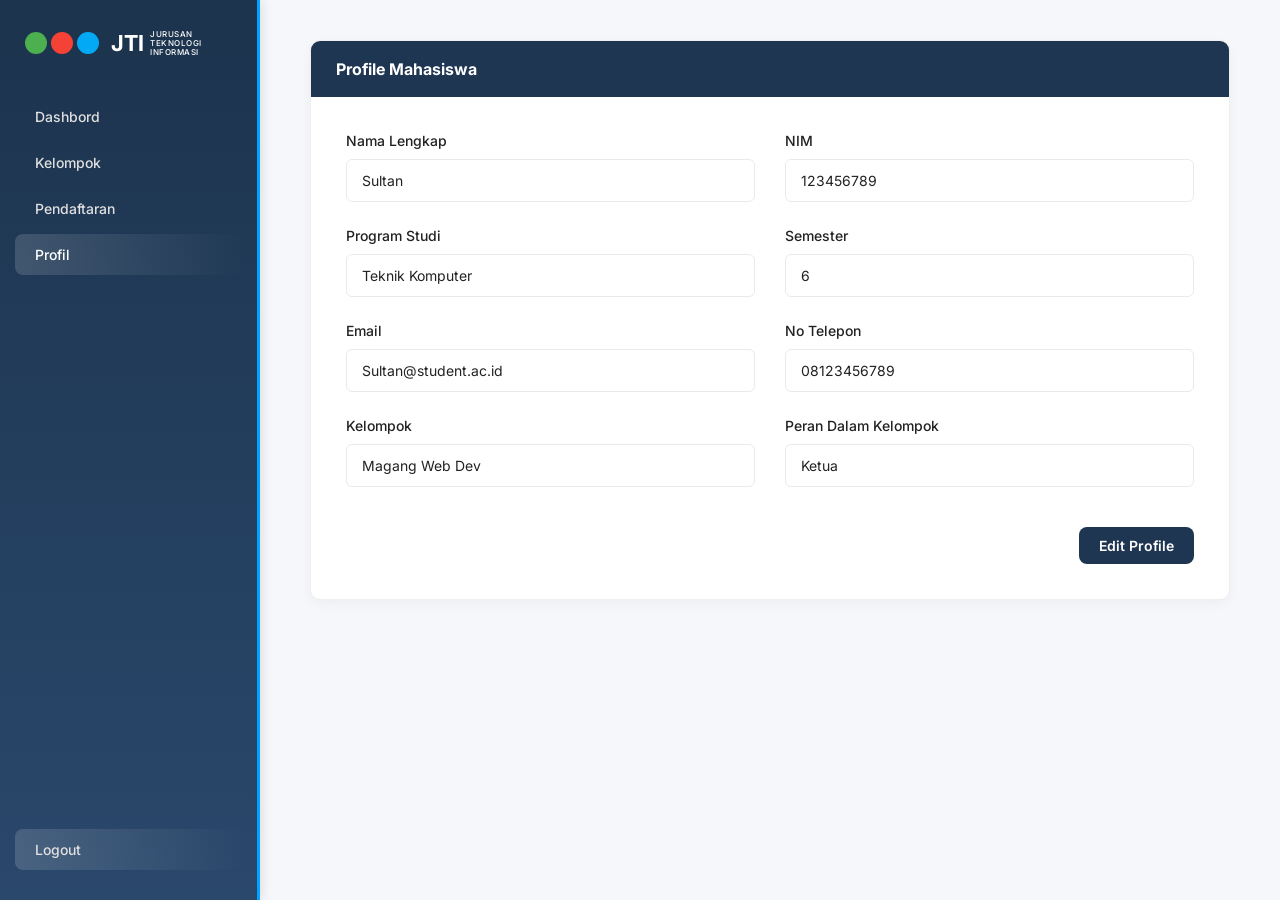
<file: profil.html>
<!DOCTYPE html>
<html lang="id">
<head>
    <meta charset="UTF-8">
    <meta name="viewport" content="width=device-width, initial-scale=1.0">
    <title>Profil Mahasiswa - SIMM</title>
    <!-- Use Google Fonts -->
    <link rel="preconnect" href="https://fonts.googleapis.com">
    <link rel="preconnect" href="https://fonts.gstatic.com" crossorigin>
    <link href="https://fonts.googleapis.com/css2?family=Inter:wght@300;400;500;600;700&display=swap" rel="stylesheet">
    <link rel="stylesheet" href="dashboard.css">
</head>
<body>
    <div class="dashboard-layout">
        
        <!-- Sidebar -->
        <aside class="sidebar">
            <a href="index.html" class="logo-container">
                <div class="logo-icons">
                    <div class="logo-icon y"></div>
                    <div class="logo-icon b"></div>
                    <div class="logo-icon c"></div>
                </div>
                <div class="logo-text-inner">
                    <span class="logo-text-jti">JTI</span>
                    <span class="logo-text-desc">JURUSAN<br>TEKNOLOGI<br>INFORMASI</span>
                </div>
            </a>
            
            <nav class="sidebar-nav">
                <a href="dashboard.html" class="nav-item">Dashbord</a>
                <a href="kelompok.html" class="nav-item">Kelompok</a>
                <a href="pendaftaran.html" class="nav-item">Pendaftaran</a>
                <a href="profil.html" class="nav-item active">Profil</a>
            </nav>
            
            <div class="sidebar-footer">
                <a href="index.html" class="nav-item logout-btn">Logout</a>
            </div>
        </aside>

        <!-- Main Content -->
        <main class="main-content">
            
            <!-- Profil Card -->
            <div class="card profile-card">
                <div class="card-header dark">
                    <h3>Profile Mahasiswa</h3>
                </div>
                <div class="card-body">
                    <form class="profile-form">
                        <div class="form-row">
                            <div class="form-group">
                                <label>Nama Lengkap</label>
                                <input type="text" id="nama-lengkap" value="Sultan" readonly>
                            </div>
                            <div class="form-group">
                                <label>NIM</label>
                                <input type="text" id="nim" value="123456789" readonly>
                            </div>
                        </div>
                        <div class="form-row">
                            <div class="form-group">
                                <label>Program Studi</label>
                                <input type="text" id="program-studi" value="Teknik Komputer" readonly>
                            </div>
                            <div class="form-group">
                                <label>Semester</label>
                                <input type="text" id="semester" value="6" readonly>
                            </div>
                        </div>
                        <div class="form-row">
                            <div class="form-group">
                                <label>Email</label>
                                <input type="email" id="email" value="Sultan@student.ac.id" readonly>
                            </div>
                            <div class="form-group">
                                <label>No Telepon</label>
                                <input type="text" id="no-telepon" value="08123456789" readonly>
                            </div>
                        </div>
                        <div class="form-row">
                            <div class="form-group">
                                <label>Kelompok</label>
                                <input type="text" value="Magang Web Dev" readonly>
                            </div>
                            <div class="form-group">
                                <label>Peran Dalam Kelompok</label>
                                <input type="text" value="Ketua" readonly>
                            </div>
                        </div>
                        <div class="form-actions">
                            <button type="button" id="btn-edit-profile" class="btn btn-dark">Edit Profile</button>
                        </div>
                    </form>
                </div>
            </div>

        </main>
    </div>

    <script>
        // Logika profil ditangani oleh student.js (patchProfilSave) dengan toast notification
    </script>
    <script src="student.js"></script>
</body>
</html>
</file>
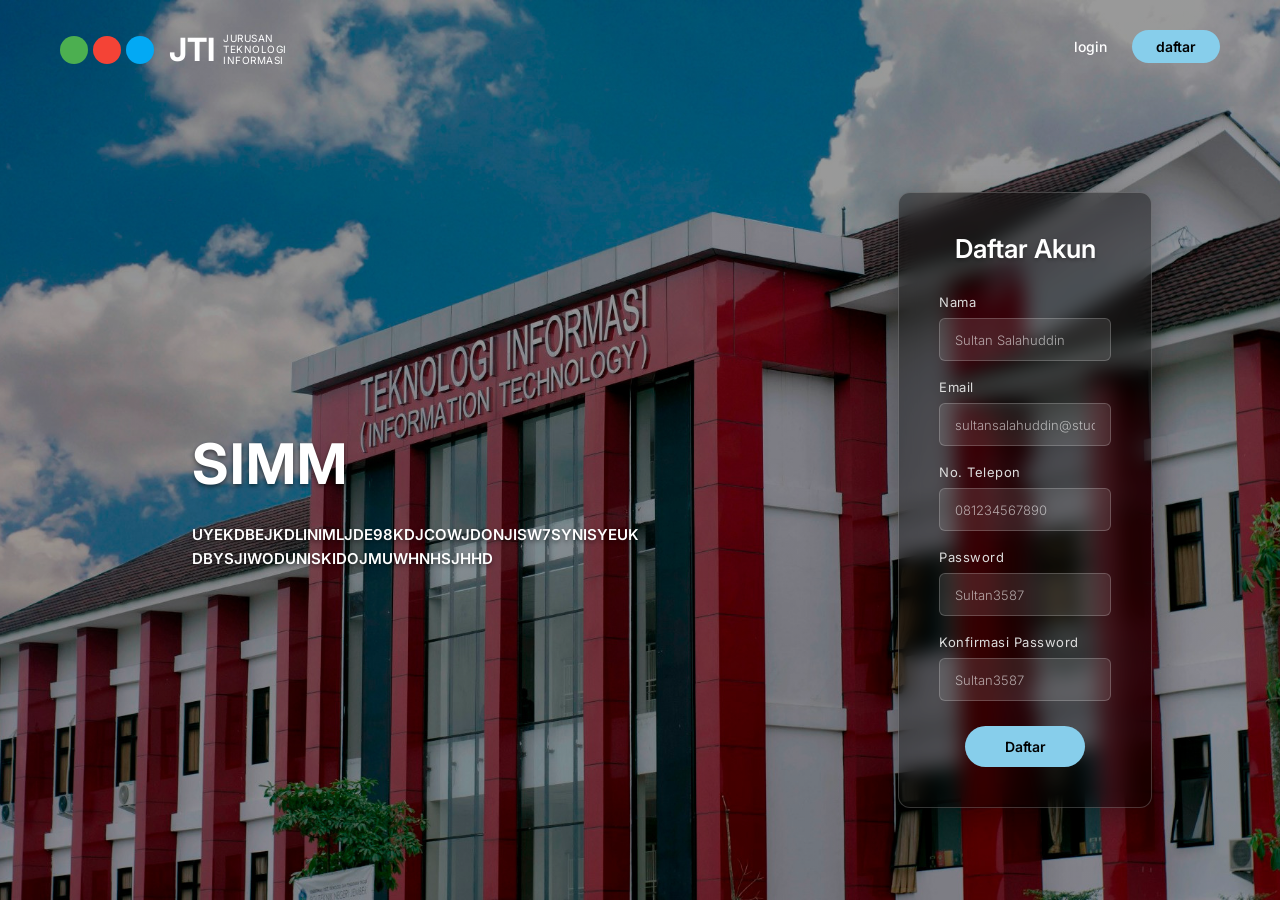
<file: register.html>
<!DOCTYPE html>
<html lang="id">
<head>
    <meta charset="UTF-8">
    <meta name="viewport" content="width=device-width, initial-scale=1.0">
    <title>Sistem Informasi Magang Mahasiswa - Daftar Akun</title>
    <!-- Use Google Fonts -->
    <link rel="preconnect" href="https://fonts.googleapis.com">
    <link rel="preconnect" href="https://fonts.gstatic.com" crossorigin>
    <link href="https://fonts.googleapis.com/css2?family=Inter:wght@300;400;600;700&display=swap" rel="stylesheet">
    <link rel="stylesheet" href="style.css">
</head>
<body>

    <div class="background-container"></div>

    <header class="navbar">
        <a href="index.html" class="logo-container">
            <div class="logo-icons">
                <div class="logo-icon y"></div>
                <div class="logo-icon b"></div>
                <div class="logo-icon c"></div>
            </div>
            <div class="logo-text">
                <span class="logo-text-inner">
                    <span class="logo-text-jti">JTI</span>
                    <span class="logo-text-desc">JURUSAN<br>TEKNOLOGI<br>INFORMASI</span>
                </span>
            </div>
        </a>
        <div class="nav-links">
            <a href="login.html" id="link-login">login</a>
            <a href="register.html" id="link-daftar" class="btn-daftar">daftar</a>
        </div>
    </header>

    <div id="app">
        <!-- REGISTER VIEW -->
        <section class="split-layout">
            <div class="split-half flex-start" style="padding-left: 15%;">
                <div class="text-block">
                    <h2>SIMM</h2>
                    <p>UYEKDBEJKDLINIMLJDE98KDJCOWJDONJISW7SYNISyeukdbysjiwoduniskidojmuwhnhsjhhd</p>
                </div>
            </div>
            <div class="split-half">
                <div class="form-container">
                    <h2>Daftar Akun</h2>
                    <form action="login.html" method="GET">
                        <div class="form-group">
                            <label>Nama</label>
                            <input type="text" placeholder="Sultan Salahuddin" required>
                        </div>
                        <div class="form-group">
                            <label>Email</label>
                            <input type="email" placeholder="sultansalahuddin@students.college.ac.id" required>
                        </div>
                        <div class="form-group">
                            <label>No. Telepon</label>
                            <input type="tel" placeholder="081234567890" required>
                        </div>
                        <div class="form-group">
                            <label>Password</label>
                            <input type="password" placeholder="Sultan3587" required>
                        </div>
                        <div class="form-group">
                            <label>Konfirmasi Password</label>
                            <input type="password" placeholder="Sultan3587" required>
                        </div>
                        <button type="submit" class="btn-submit">Daftar</button>
                    </form>
                </div>
            </div>
        </section>
    </div>

</body>
</html>
</file>
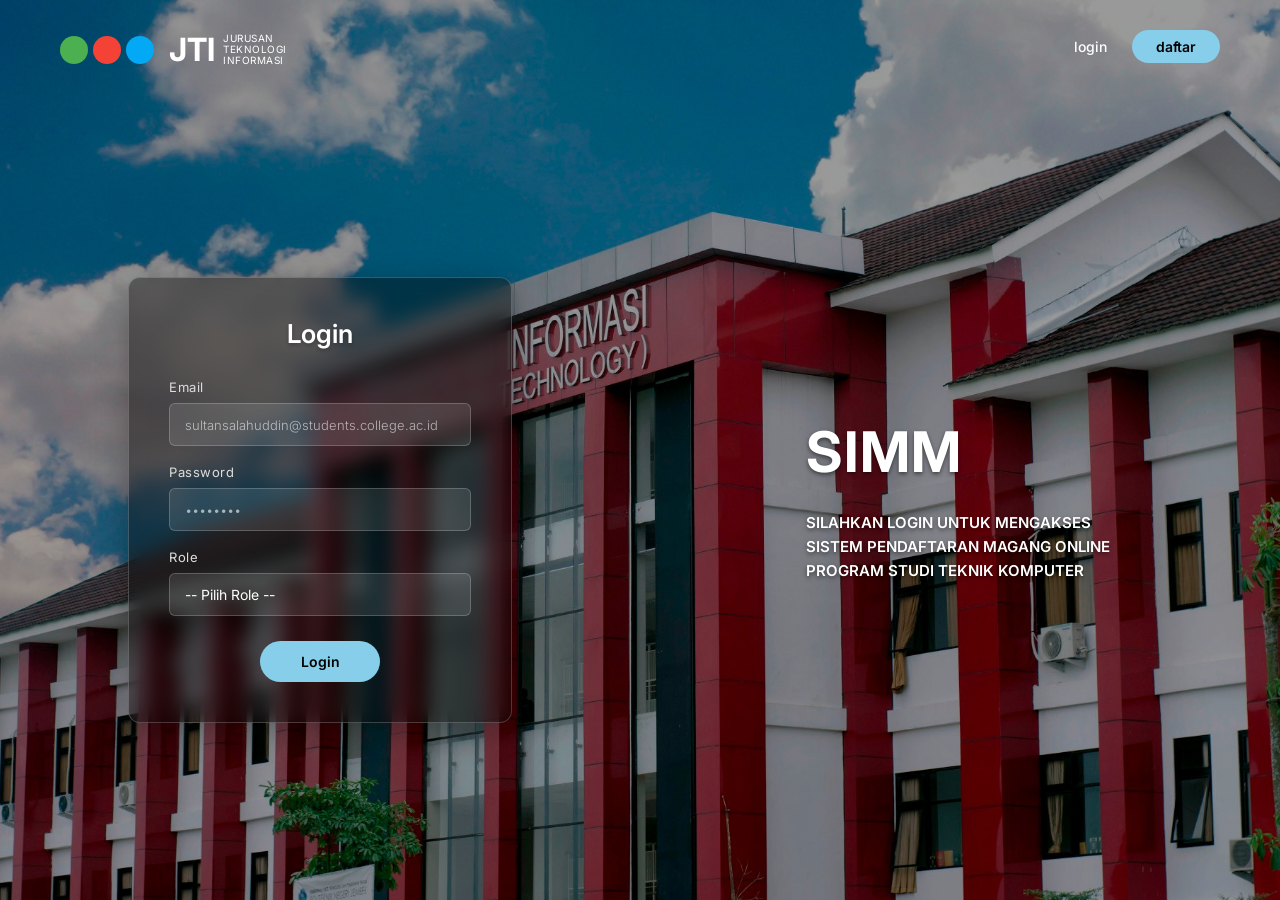
<file: auth/login.html>
<!DOCTYPE html>
<html lang="id">

<head>
    <meta charset="UTF-8">
    <meta name="viewport" content="width=device-width, initial-scale=1.0">
    <title>Sistem Informasi Magang Mahasiswa - Login</title>
    <!-- Use Google Fonts -->
    <link rel="preconnect" href="https://fonts.googleapis.com">
    <link rel="preconnect" href="https://fonts.gstatic.com" crossorigin>
    <link href="https://fonts.googleapis.com/css2?family=Inter:wght@300;400;600;700&display=swap" rel="stylesheet">
    <link rel="stylesheet" href="../css/style.css">
</head>

<body>

    <div class="background-container"></div>

    <header class="navbar">
        <a href="../index.html" class="logo-container">
            <div class="logo-icons">
                <div class="logo-icon y"></div>
                <div class="logo-icon b"></div>
                <div class="logo-icon c"></div>
            </div>
            <div class="logo-text">
                <span class="logo-text-inner">
                    <span class="logo-text-jti">JTI</span>
                    <span class="logo-text-desc">JURUSAN<br>TEKNOLOGI<br>INFORMASI</span>
                </span>
            </div>
        </a>
        <div class="nav-links">
            <a href="login.html" id="link-login">login</a>
            <a href="register.html" id="link-daftar" class="btn-daftar">daftar</a>
        </div>
    </header>

    <div id="app">
        <!-- LOGIN VIEW -->
        <section class="split-layout">
            <div class="split-half">
                <div class="form-container" style="margin-left: auto; margin-right: 15%;">
                    <h2>Login</h2>
                    <form id="login-form" onsubmit="handleLogin(event)">
                        <div class="form-group">
                            <label>Email</label>
                            <input type="email" id="login-email" placeholder="sultansalahuddin@students.college.ac.id"
                                required>
                        </div>
                        <div class="form-group">
                            <label>Password</label>
                            <input type="password" id="login-password" placeholder="••••••••" required>
                        </div>
                        <div class="form-group">
                            <label>Role</label>
                            <select id="login-role" required class="form-control">
                                <option value="">-- Pilih Role --</option>
                                <option value="mahasiswa">Mahasiswa</option>
                                <option value="korbid">Koordinator Bidang</option>
                            </select>
                        </div>
                        <p id="login-error" style="color:#EA5455;font-size:13px;margin-bottom:8px;display:none;">Email,
                            password, atau role tidak valid.</p>
                        <button type="submit" class="btn-submit">Login</button>
                    </form>
                </div>
            </div>
            <div class="split-half flex-start">
                <div class="text-block" style="padding-left: 10%;">
                    <h2>SIMM</h2>
                    <p>silahkan login untuk mengakses sistem pendaftaran magang online program studi teknik komputer
                    </p>
                </div>
            </div>
        </section>
    </div>

    <script>
        function handleLogin(e) {
            e.preventDefault();

            const email = document.getElementById('login-email').value.trim();
            const password = document.getElementById('login-password').value;
            const role = document.getElementById('login-role').value;
            const errEl = document.getElementById('login-error');

            // Validasi: pastikan email dan password diisi, dan role dipilih
            if (!email || !password || !role) {
                errEl.textContent = 'Harap lengkapi semua field.';
                errEl.style.display = 'block';
                return;
            }

            errEl.style.display = 'none';

            // Redirect sesuai role yang dipilih
            if (role === 'korbid') {
                window.location.href = '../koordinator/koordinator.html';
            } else {
                window.location.href = '../mahasiswa/dashboard.html';
            }
        }
    </script>

</body>

</html>
</file>
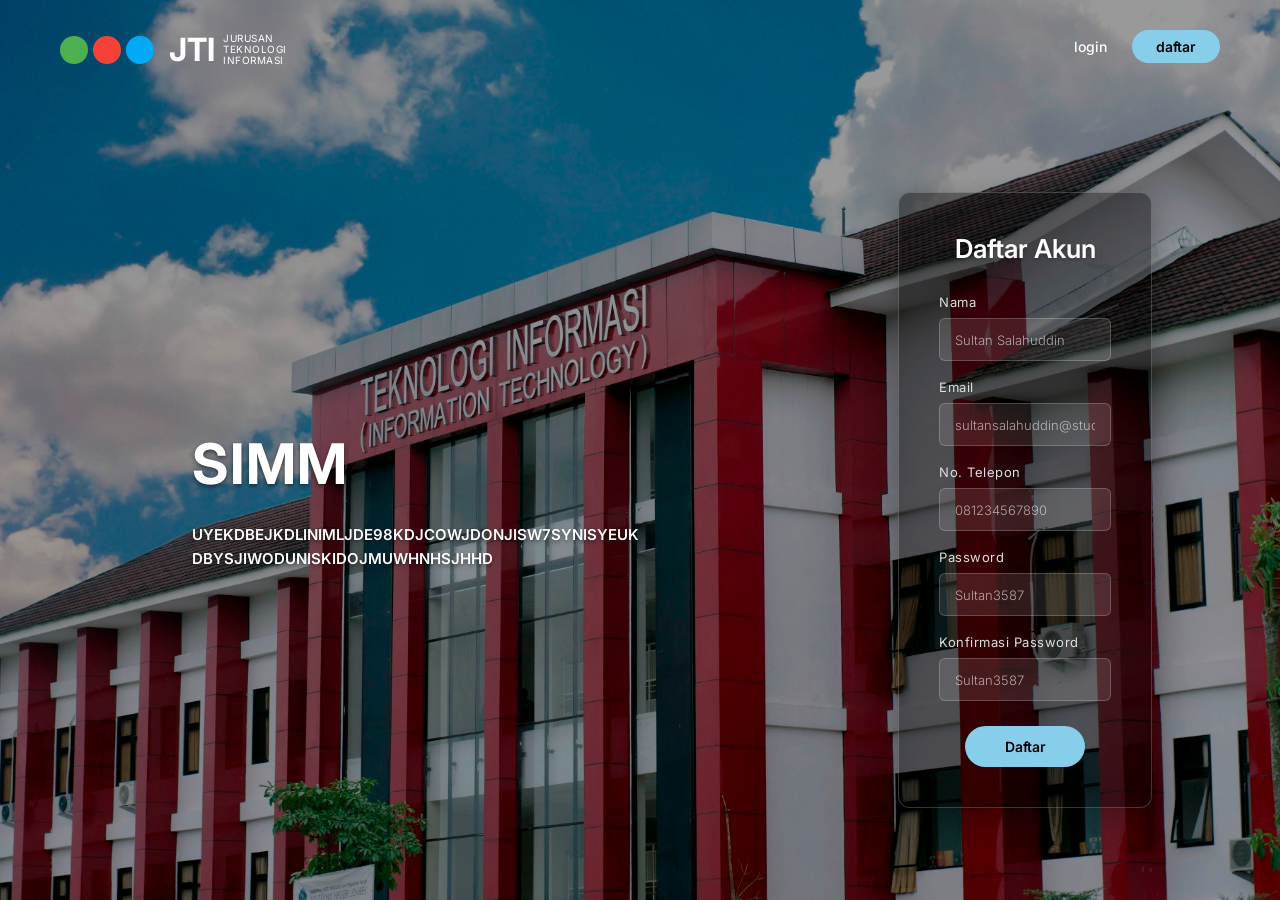
<file: auth/register.html>
<!DOCTYPE html>
<html lang="id">
<head>
    <meta charset="UTF-8">
    <meta name="viewport" content="width=device-width, initial-scale=1.0">
    <title>Sistem Informasi Magang Mahasiswa - Daftar Akun</title>
    <!-- Use Google Fonts -->
    <link rel="preconnect" href="https://fonts.googleapis.com">
    <link rel="preconnect" href="https://fonts.gstatic.com" crossorigin>
    <link href="https://fonts.googleapis.com/css2?family=Inter:wght@300;400;600;700&display=swap" rel="stylesheet">
    <link rel="stylesheet" href="../css/style.css">
</head>
<body>

    <div class="background-container"></div>

    <header class="navbar">
        <a href="../index.html" class="logo-container">
            <div class="logo-icons">
                <div class="logo-icon y"></div>
                <div class="logo-icon b"></div>
                <div class="logo-icon c"></div>
            </div>
            <div class="logo-text">
                <span class="logo-text-inner">
                    <span class="logo-text-jti">JTI</span>
                    <span class="logo-text-desc">JURUSAN<br>TEKNOLOGI<br>INFORMASI</span>
                </span>
            </div>
        </a>
        <div class="nav-links">
            <a href="login.html" id="link-login">login</a>
            <a href="register.html" id="link-daftar" class="btn-daftar">daftar</a>
        </div>
    </header>

    <div id="app">
        <!-- REGISTER VIEW -->
        <section class="split-layout">
            <div class="split-half flex-start" style="padding-left: 15%;">
                <div class="text-block">
                    <h2>SIMM</h2>
                    <p>UYEKDBEJKDLINIMLJDE98KDJCOWJDONJISW7SYNISyeukdbysjiwoduniskidojmuwhnhsjhhd</p>
                </div>
            </div>
            <div class="split-half">
                <div class="form-container">
                    <h2>Daftar Akun</h2>
                    <form action="login.html" method="GET">
                        <div class="form-group">
                            <label>Nama</label>
                            <input type="text" placeholder="Sultan Salahuddin" required>
                        </div>
                        <div class="form-group">
                            <label>Email</label>
                            <input type="email" placeholder="sultansalahuddin@students.college.ac.id" required>
                        </div>
                        <div class="form-group">
                            <label>No. Telepon</label>
                            <input type="tel" placeholder="081234567890" required>
                        </div>
                        <div class="form-group">
                            <label>Password</label>
                            <input type="password" placeholder="Sultan3587" required>
                        </div>
                        <div class="form-group">
                            <label>Konfirmasi Password</label>
                            <input type="password" placeholder="Sultan3587" required>
                        </div>
                        <button type="submit" class="btn-submit">Daftar</button>
                    </form>
                </div>
            </div>
        </section>
    </div>

</body>
</html>
</file>
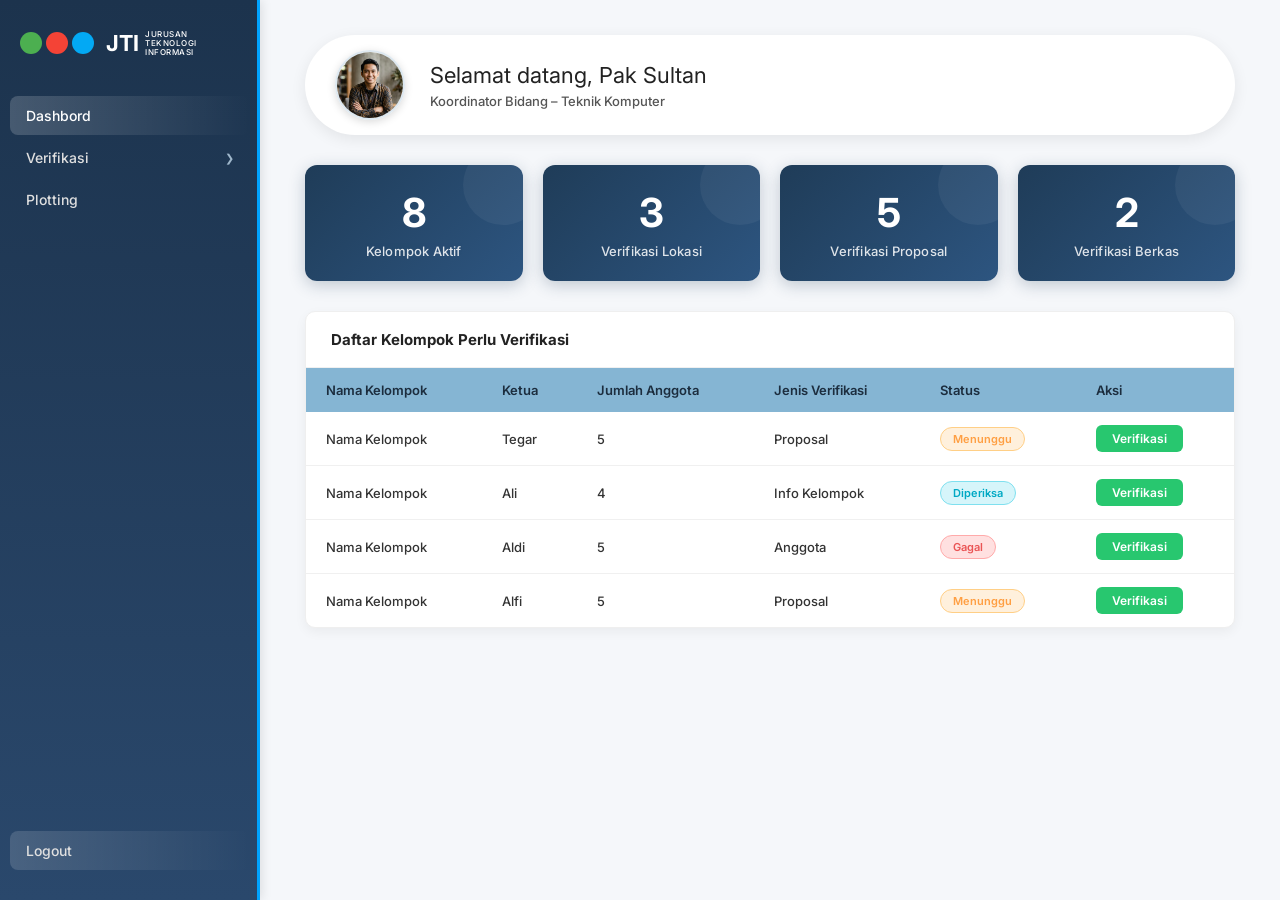
<file: koordinator/koordinator.html>
<!DOCTYPE html>
<html lang="id">

<head>
    <meta charset="UTF-8">
    <meta name="viewport" content="width=device-width, initial-scale=1.0">
    <title>Dashboard Koordinator Bidang - SIMM</title>
    <meta name="description"
        content="Dashboard koordinator bidang untuk sistem manajemen magang JTI - monitoring kelompok, verifikasi, dan plotting.">
    <link rel="preconnect" href="https://fonts.googleapis.com">
    <link rel="preconnect" href="https://fonts.gstatic.com" crossorigin>
    <link href="https://fonts.googleapis.com/css2?family=Inter:wght@300;400;500;600;700&display=swap" rel="stylesheet">
    <link rel="stylesheet" href="../css/koordinator.css">
</head>

<body>
    <div class="dashboard-layout">

        <!-- Sidebar -->
        <aside class="sidebar">
            <a class="logo-container">
                <div class="logo-icons">
                    <div class="logo-icon y"></div>
                    <div class="logo-icon b"></div>
                    <div class="logo-icon c"></div>
                </div>
                <div class="logo-text-inner">
                    <span class="logo-text-jti">JTI</span>
                    <span class="logo-text-desc">JURUSAN<br>TEKNOLOGI<br>INFORMASI</span>
                </div>
            </a>

            <nav class="sidebar-nav">
                <a href="koordinator.html" class="nav-item active" id="nav-dashboard">Dashbord</a>

                <!-- Verifikasi dengan submenu -->
                <div class="nav-group" id="nav-verifikasi-group">
                    <div class="nav-item nav-parent" id="nav-verifikasi-toggle" onclick="toggleVerifikasi()">
                        <span>Verifikasi</span>
                        <span class="nav-arrow" id="verifikasi-arrow">&#x276F;</span>
                    </div>
                    <div class="nav-submenu" id="verifikasi-submenu">
                        <a href="#" class="nav-subitem" onclick="showPage('verifikasi-lokasi')">Lokasi Magang</a>
                        <a href="#" class="nav-subitem" onclick="showPage('verifikasi-proposal')">Proposal</a>
                        <a href="#" class="nav-subitem" onclick="showPage('verifikasi-berkas')">Berkas</a>
                    </div>
                </div>

                <a href="#" class="nav-item" id="nav-plotting" onclick="showPage('plotting')">Plotting</a>
            </nav>

            <div class="sidebar-footer">
                <a href="../auth/login.html" class="nav-item logout-btn">Logout</a>
            </div>
        </aside>

        <!-- Main Content -->
        <main class="main-content">

            <!-- PAGE: Dashboard -->
            <div id="page-dashboard" class="page active">

                <!-- Welcome Card -->
                <div class="welcome-card">
                    <img src="../assets/profile.png" alt="Profile Koordinator" class="profile-img">
                    <div class="welcome-text">
                        <h2>Selamat datang, Pak Sultan</h2>
                        <p>Koordinator Bidang &ndash; Teknik Komputer</p>
                    </div>
                </div>

                <!-- Stat Cards -->
                <div class="stat-grid">
                    <div class="stat-card" onclick="showPage('dashboard')">
                        <div class="stat-number">8</div>
                        <div class="stat-label">Kelompok Aktif</div>
                    </div>
                    <div class="stat-card" onclick="showPage('verifikasi-lokasi')">
                        <div class="stat-number">3</div>
                        <div class="stat-label">Verifikasi Lokasi</div>
                    </div>
                    <div class="stat-card" onclick="showPage('verifikasi-proposal')">
                        <div class="stat-number">5</div>
                        <div class="stat-label">Verifikasi Proposal</div>
                    </div>
                    <div class="stat-card" onclick="showPage('verifikasi-berkas')">
                        <div class="stat-number">2</div>
                        <div class="stat-label">Verifikasi Berkas</div>
                    </div>
                </div>

                <!-- Tabel Daftar Kelompok -->
                <div class="card">
                    <div class="card-header-plain">
                        <h3>Daftar Kelompok Perlu Verifikasi</h3>
                    </div>
                    <div class="card-body p-0">
                        <table class="table" id="tabel-kelompok">
                            <thead>
                                <tr>
                                    <th>Nama Kelompok</th>
                                    <th>Ketua</th>
                                    <th>Jumlah Anggota</th>
                                    <th>Jenis Verifikasi</th>
                                    <th>Status</th>
                                    <th>Aksi</th>
                                </tr>
                            </thead>
                            <tbody>
                                <tr>
                                    <td>Nama Kelompok</td>
                                    <td>Tegar</td>
                                    <td>5</td>
                                    <td>Proposal</td>
                                    <td><span class="badge badge-warning">Menunggu</span></td>
                                    <td><button class="btn-verifikasi"
                                            onclick="bukaVerifikasi(this)">Verifikasi</button></td>
                                </tr>
                                <tr>
                                    <td>Nama Kelompok</td>
                                    <td>Ali</td>
                                    <td>4</td>
                                    <td>Info Kelompok</td>
                                    <td><span class="badge badge-info-status">Diperiksa</span></td>
                                    <td><button class="btn-verifikasi"
                                            onclick="bukaVerifikasi(this)">Verifikasi</button></td>
                                </tr>
                                <tr>
                                    <td>Nama Kelompok</td>
                                    <td>Aldi</td>
                                    <td>5</td>
                                    <td>Anggota</td>
                                    <td><span class="badge badge-danger">Gagal</span></td>
                                    <td><button class="btn-verifikasi"
                                            onclick="bukaVerifikasi(this)">Verifikasi</button></td>
                                </tr>
                                <tr>
                                    <td>Nama Kelompok</td>
                                    <td>Alfi</td>
                                    <td>5</td>
                                    <td>Proposal</td>
                                    <td><span class="badge badge-warning">Menunggu</span></td>
                                    <td><button class="btn-verifikasi"
                                            onclick="bukaVerifikasi(this)">Verifikasi</button></td>
                                </tr>
                            </tbody>
                        </table>
                    </div>
                </div>

            </div><!-- end page-dashboard -->

            <!-- PAGE: Verifikasi Lokasi -->
            <div id="page-verifikasi-lokasi" class="page">
                <div class="page-title-bar">
                    <h1>Verifikasi Lokasi Magang</h1>
                    <span class="page-subtitle">Periksa dan setujui lokasi magang yang diajukan kelompok</span>
                </div>
                <div class="card">
                    <div class="card-body p-0">
                        <table class="table">
                            <thead>
                                <tr>
                                    <th>Nama Kelompok</th>
                                    <th>Ketua</th>
                                    <th>Lokasi Magang</th>
                                    <th>Tanggal Diajukan</th>
                                    <th>Status</th>
                                    <th>Aksi</th>
                                </tr>
                            </thead>
                            <tbody>
                                <tr>
                                    <td>Tim Alpha</td>
                                    <td>Tegar</td>
                                    <td>PT. Telkom Indonesia</td>
                                    <td>20 Apr 2026</td>
                                    <td><span class="badge badge-warning">Menunggu</span></td>
                                    <td class="aksi-group">
                                        <button class="btn-setuju" onclick="setujuRow(this)">Setuju</button>
                                        <button class="btn-tolak" onclick="tolakRow(this)">Tolak</button>
                                    </td>
                                </tr>
                                <tr>
                                    <td>Tim Beta</td>
                                    <td>Rina</td>
                                    <td>CV. Nusantara Tech</td>
                                    <td>19 Apr 2026</td>
                                    <td><span class="badge badge-warning">Menunggu</span></td>
                                    <td class="aksi-group">
                                        <button class="btn-setuju" onclick="setujuRow(this)">Setuju</button>
                                        <button class="btn-tolak" onclick="tolakRow(this)">Tolak</button>
                                    </td>
                                </tr>
                                <tr>
                                    <td>Tim Gamma</td>
                                    <td>Budi</td>
                                    <td>PT. XYZ Solusi Digital</td>
                                    <td>18 Apr 2026</td>
                                    <td><span class="badge badge-success-status">Disetujui</span></td>
                                    <td class="aksi-group">
                                        <button class="btn-setuju" disabled>Setuju</button>
                                        <button class="btn-tolak" disabled>Tolak</button>
                                    </td>
                                </tr>
                            </tbody>
                        </table>
                    </div>
                </div>
            </div><!-- end page-verifikasi-lokasi -->

            <!-- PAGE: Verifikasi Proposal -->
            <div id="page-verifikasi-proposal" class="page">
                <div class="page-title-bar">
                    <h1>Verifikasi Proposal</h1>
                    <span class="page-subtitle">Periksa proposal magang yang diajukan oleh setiap kelompok</span>
                </div>
                <div class="card">
                    <div class="card-body p-0">
                        <table class="table">
                            <thead>
                                <tr>
                                    <th>Nama Kelompok</th>
                                    <th>Ketua</th>
                                    <th>File Proposal</th>
                                    <th>Tanggal Diajukan</th>
                                    <th>Status</th>
                                    <th>Aksi</th>
                                </tr>
                            </thead>
                            <tbody>
                                <tr>
                                    <td>Nama Kelompok</td>
                                    <td>Tegar</td>
                                    <td><a href="#" class="link-file">proposal_alpha.pdf</a></td>
                                    <td>20 Apr 2026</td>
                                    <td><span class="badge badge-warning">Menunggu</span></td>
                                    <td class="aksi-group">
                                        <button class="btn-setuju" onclick="setujuRow(this)">Setuju</button>
                                        <button class="btn-tolak" onclick="tolakRow(this)">Tolak</button>
                                    </td>
                                </tr>
                                <tr>
                                    <td>Nama Kelompok</td>
                                    <td>Alfi</td>
                                    <td><a href="#" class="link-file">proposal_beta.pdf</a></td>
                                    <td>21 Apr 2026</td>
                                    <td><span class="badge badge-warning">Menunggu</span></td>
                                    <td class="aksi-group">
                                        <button class="btn-setuju" onclick="setujuRow(this)">Setuju</button>
                                        <button class="btn-tolak" onclick="tolakRow(this)">Tolak</button>
                                    </td>
                                </tr>
                                <tr>
                                    <td>Nama Kelompok</td>
                                    <td>Sari</td>
                                    <td><a href="#" class="link-file">proposal_gamma.pdf</a></td>
                                    <td>19 Apr 2026</td>
                                    <td><span class="badge badge-danger">Ditolak</span></td>
                                    <td class="aksi-group">
                                        <button class="btn-setuju" onclick="setujuRow(this)">Setuju</button>
                                        <button class="btn-tolak" onclick="tolakRow(this)">Tolak</button>
                                    </td>
                                </tr>
                                <tr>
                                    <td>Nama Kelompok</td>
                                    <td>Aldi</td>
                                    <td><a href="#" class="link-file">proposal_delta.pdf</a></td>
                                    <td>17 Apr 2026</td>
                                    <td><span class="badge badge-success-status">Disetujui</span></td>
                                    <td class="aksi-group">
                                        <button class="btn-setuju" disabled>Setuju</button>
                                        <button class="btn-tolak" disabled>Tolak</button>
                                    </td>
                                </tr>
                                <tr>
                                    <td>Nama Kelompok</td>
                                    <td>Rudi</td>
                                    <td><a href="#" class="link-file">proposal_epsilon.pdf</a></td>
                                    <td>16 Apr 2026</td>
                                    <td><span class="badge badge-warning">Menunggu</span></td>
                                    <td class="aksi-group">
                                        <button class="btn-setuju" onclick="setujuRow(this)">Setuju</button>
                                        <button class="btn-tolak" onclick="tolakRow(this)">Tolak</button>
                                    </td>
                                </tr>
                            </tbody>
                        </table>
                    </div>
                </div>
            </div><!-- end page-verifikasi-proposal -->

            <!-- PAGE: Verifikasi Berkas -->
            <div id="page-verifikasi-berkas" class="page">
                <div class="page-title-bar">
                    <h1>Verifikasi Berkas</h1>
                    <span class="page-subtitle">Periksa kelengkapan berkas administrasi setiap kelompok</span>
                </div>
                <div class="card">
                    <div class="card-body p-0">
                        <table class="table">
                            <thead>
                                <tr>
                                    <th>Nama Kelompok</th>
                                    <th>Ketua</th>
                                    <th>Jml. Berkas</th>
                                    <th>Tanggal Upload</th>
                                    <th>Status</th>
                                    <th>Aksi</th>
                                </tr>
                            </thead>
                            <tbody>
                                <tr>
                                    <td>Tim Alpha</td>
                                    <td>Tegar</td>
                                    <td>3 / 5 berkas</td>
                                    <td>21 Apr 2026</td>
                                    <td><span class="badge badge-warning">Menunggu</span></td>
                                    <td class="aksi-group">
                                        <button class="btn-setuju" onclick="setujuRow(this)">Setuju</button>
                                        <button class="btn-tolak" onclick="tolakRow(this)">Tolak</button>
                                    </td>
                                </tr>
                                <tr>
                                    <td>Tim Beta</td>
                                    <td>Rina</td>
                                    <td>5 / 5 berkas</td>
                                    <td>20 Apr 2026</td>
                                    <td><span class="badge badge-warning">Menunggu</span></td>
                                    <td class="aksi-group">
                                        <button class="btn-setuju" onclick="setujuRow(this)">Setuju</button>
                                        <button class="btn-tolak" onclick="tolakRow(this)">Tolak</button>
                                    </td>
                                </tr>
                            </tbody>
                        </table>
                    </div>
                </div>
            </div><!-- end page-verifikasi-berkas -->

            <!-- PAGE: Plotting -->
            <div id="page-plotting" class="page">
                <div class="page-title-bar">
                    <h1>Plotting Kelompok</h1>
                    <span class="page-subtitle">Tetapkan lokasi magang dan dosen pembimbing untuk setiap kelompok</span>
                </div>

                <!-- Filter Bar -->
                <div class="plotting-toolbar">
                    <div class="plot-search-wrap">
                        <span class="plot-search-icon">&#128269;</span>
                        <input type="text" id="plot-search" class="plot-search-input"
                            placeholder="Cari nama kelompok atau ketua..." oninput="filterTabelPlotting()">
                    </div>
                    <div class="plot-filter-group">
                        <button class="plot-filter-btn active" id="filter-all"
                            onclick="filterStatus('all', this)">Semua</button>
                        <button class="plot-filter-btn" id="filter-selesai"
                            onclick="filterStatus('selesai', this)">Selesai</button>
                        <button class="plot-filter-btn" id="filter-menunggu"
                            onclick="filterStatus('menunggu', this)">Belum Diplot</button>
                    </div>
                </div>

                <!-- Tabel Plotting -->
                <div class="card">
                    <div class="card-body p-0">
                        <table class="table" id="tabel-plotting">
                            <thead>
                                <tr>
                                    <th>Nama Kelompok</th>
                                    <th>Ketua</th>
                                    <th>Jml. Anggota</th>
                                    <th>Lokasi Magang</th>
                                    <th>Dosen Pembimbing</th>
                                    <th>Status</th>
                                    <th>Aksi</th>
                                </tr>
                            </thead>
                            <tbody id="tbody-plotting">
                                <tr>
                                    <td>Tim Alpha</td>
                                    <td>Tegar</td>
                                    <td>5</td>
                                    <td class="col-lokasi">PT. Telkom Indonesia</td>
                                    <td class="col-dosen">Dr. Budi Santoso, M.Kom</td>
                                    <td><span class="badge badge-success-status">Selesai</span></td>
                                    <td class="aksi-plot-group">
                                        <button class="btn-edit-plot" onclick="bukaModalPlot(this, true)">&#9998;
                                            Edit</button>
                                        <button class="btn-detail-plot"
                                            onclick="bukaDetailKelompok(this)">Detail</button>
                                    </td>
                                </tr>
                                <tr>
                                    <td>Tim Beta</td>
                                    <td>Rina</td>
                                    <td>4</td>
                                    <td class="col-lokasi"><em class="belum">Belum diplot</em></td>
                                    <td class="col-dosen"><em class="belum">Belum ditentukan</em></td>
                                    <td><span class="badge badge-warning">Menunggu</span></td>
                                    <td class="aksi-plot-group">
                                        <button class="btn-plot" onclick="bukaModalPlot(this, false)">&#43;
                                            Plot</button>
                                        <button class="btn-detail-plot"
                                            onclick="bukaDetailKelompok(this)">Detail</button>
                                    </td>
                                </tr>
                                <tr>
                                    <td>Tim Gamma</td>
                                    <td>Budi</td>
                                    <td>5</td>
                                    <td class="col-lokasi">CV. Nusantara Tech</td>
                                    <td class="col-dosen">Ir. Siti Rahayu, M.T</td>
                                    <td><span class="badge badge-success-status">Selesai</span></td>
                                    <td class="aksi-plot-group">
                                        <button class="btn-edit-plot" onclick="bukaModalPlot(this, true)">&#9998;
                                            Edit</button>
                                        <button class="btn-detail-plot"
                                            onclick="bukaDetailKelompok(this)">Detail</button>
                                    </td>
                                </tr>
                                <tr>
                                    <td>Tim Delta</td>
                                    <td>Aldi</td>
                                    <td>5</td>
                                    <td class="col-lokasi"><em class="belum">Belum diplot</em></td>
                                    <td class="col-dosen"><em class="belum">Belum ditentukan</em></td>
                                    <td><span class="badge badge-warning">Menunggu</span></td>
                                    <td class="aksi-plot-group">
                                        <button class="btn-plot" onclick="bukaModalPlot(this, false)">&#43;
                                            Plot</button>
                                        <button class="btn-detail-plot"
                                            onclick="bukaDetailKelompok(this)">Detail</button>
                                    </td>
                                </tr>
                                <tr>
                                    <td>Tim Epsilon</td>
                                    <td>Sari</td>
                                    <td>3</td>
                                    <td class="col-lokasi"><em class="belum">Belum diplot</em></td>
                                    <td class="col-dosen"><em class="belum">Belum ditentukan</em></td>
                                    <td><span class="badge badge-warning">Menunggu</span></td>
                                    <td class="aksi-plot-group">
                                        <button class="btn-plot" onclick="bukaModalPlot(this, false)">&#43;
                                            Plot</button>
                                        <button class="btn-detail-plot"
                                            onclick="bukaDetailKelompok(this)">Detail</button>
                                    </td>
                                </tr>
                                <tr>
                                    <td>Tim Zeta</td>
                                    <td>Hendra</td>
                                    <td>4</td>
                                    <td class="col-lokasi"><em class="belum">Belum diplot</em></td>
                                    <td class="col-dosen"><em class="belum">Belum ditentukan</em></td>
                                    <td><span class="badge badge-warning">Menunggu</span></td>
                                    <td class="aksi-plot-group">
                                        <button class="btn-plot" onclick="bukaModalPlot(this, false)">&#43;
                                            Plot</button>
                                        <button class="btn-detail-plot"
                                            onclick="bukaDetailKelompok(this)">Detail</button>
                                    </td>
                                </tr>
                            </tbody>
                        </table>
                    </div>
                </div>

                <!-- Rekap Dosen Pembimbing -->
                <div class="card">
                    <div class="card-header-plain">
                        <h3>Rekapitulasi Dosen Pembimbing</h3>
                    </div>
                    <div class="card-body">
                        <div class="dosen-rekap-grid" id="dosen-rekap-grid">
                            <!-- Diisi oleh JS -->
                        </div>
                    </div>
                </div>

            </div><!-- end page-plotting -->

        </main>
    </div>

    <!-- Modal Verifikasi -->
    <div id="modal-verifikasi" class="modal-overlay" onclick="tutupModal(event)">
        <div class="modal-box">
            <div class="modal-header">
                <h3>Detail Verifikasi</h3>
                <button class="modal-close" onclick="tutupModalBtn()">&times;</button>
            </div>
            <div class="modal-body">
                <div class="modal-row"><span class="modal-label">Nama Kelompok</span><span class="modal-val"
                        id="mKelompok">-</span></div>
                <div class="modal-row"><span class="modal-label">Ketua</span><span class="modal-val"
                        id="mKetua">-</span></div>
                <div class="modal-row"><span class="modal-label">Jenis Verifikasi</span><span class="modal-val"
                        id="mJenis">-</span></div>
                <div class="modal-row"><span class="modal-label">Status Saat Ini</span><span class="modal-val"
                        id="mStatus">-</span></div>
                <div class="modal-catatan">
                    <label for="catatan-modal">Catatan (opsional)</label>
                    <textarea id="catatan-modal" placeholder="Tulis catatan untuk kelompok ini..."></textarea>
                </div>
            </div>
            <div class="modal-footer">
                <button class="btn-tolak-modal" onclick="aksiModal('tolak')">Tolak</button>
                <button class="btn-setuju-modal" onclick="aksiModal('setuju')">Setujui</button>
            </div>
        </div>
    </div>

    <!-- Modal Plotting -->
    <div id="modal-plotting" class="modal-overlay" onclick="tutupModalPlotOverlay(event)">
        <div class="modal-box modal-plot-box">
            <div class="modal-header">
                <h3 id="plot-modal-title">Plotting Kelompok</h3>
                <button class="modal-close" onclick="tutupModalPlotBtn()">&times;</button>
            </div>
            <div class="modal-body">
                <div class="modal-info-strip">
                    <div class="modal-info-item">
                        <span class="modal-info-label">Kelompok</span>
                        <span class="modal-info-val" id="pKelompok">-</span>
                    </div>
                    <div class="modal-info-item">
                        <span class="modal-info-label">Ketua</span>
                        <span class="modal-info-val" id="pKetua">-</span>
                    </div>
                    <div class="modal-info-item">
                        <span class="modal-info-label">Anggota</span>
                        <span class="modal-info-val" id="pAnggota">-</span>
                    </div>
                </div>

                <!-- Lokasi Magang -->
                <div class="plot-field">
                    <label for="plot-lokasi">Lokasi Magang <span class="required">*</span></label>
                    <select id="plot-lokasi" class="plot-select">
                        <option value="">-- Pilih Lokasi --</option>
                        <option>PT. Telkom Indonesia</option>
                        <option>PT. Pertamina Digital</option>
                        <option>CV. Nusantara Tech</option>
                        <option>PT. XYZ Solusi Digital</option>
                        <option>PT. Bank BRI Tbk</option>
                        <option>CV. Kreatif Media</option>
                        <option>PT. Astra International</option>
                        <option>Dinas Kominfo Kota Malang</option>
                    </select>
                </div>

                <!-- Dosen Pembimbing -->
                <div class="plot-field">
                    <label for="plot-dosen">Dosen Pembimbing <span class="required">*</span></label>
                    <select id="plot-dosen" class="plot-select" onchange="tampilInfoDosen()">
                        <option value="">-- Pilih Dosen Pembimbing --</option>
                        <option>Dr. Budi Santoso, M.Kom</option>
                        <option>Ir. Siti Rahayu, M.T</option>
                        <option>Prof. Ahmad Fauzi, Ph.D</option>
                        <option>Dra. Rina Wulandari, M.Si</option>
                        <option>Dr. Hendra Kurniawan, M.Kom</option>
                        <option>Ir. Dewi Lestari, M.T</option>
                        <option>Dr. Fajar Nugroho, M.Sc</option>
                        <option>Drs. Yusuf Hidayat, M.Pd</option>
                    </select>
                    <!-- Info beban dosen -->
                    <div id="dosen-info-box" class="dosen-info-box" style="display:none;">
                        <span class="dosen-info-icon">&#128100;</span>
                        <span id="dosen-info-text"></span>
                    </div>
                </div>

                <p id="plot-error" style="color:#EA5455;font-size:12px;margin-top:4px;display:none;">Harap pilih lokasi
                    dan dosen pembimbing.</p>
            </div>
            <div class="modal-footer">
                <button class="btn-batal-modal" onclick="tutupModalPlotBtn()">Batal</button>
                <button class="btn-setuju-modal" onclick="simpanPlot()">&#10003; Simpan Plotting</button>
            </div>
        </div>
    </div>

    <!-- Modal Detail Kelompok -->
    <div id="modal-detail-kelompok" class="modal-overlay" onclick="tutupDetailOverlay(event)">
        <div class="modal-box">
            <div class="modal-header">
                <h3 id="detail-modal-title">Detail Kelompok</h3>
                <button class="modal-close" onclick="tutupDetail()">&times;</button>
            </div>
            <div class="modal-body" id="detail-modal-body">
                <!-- Diisi oleh JS -->
            </div>
            <div class="modal-footer">
                <button class="btn-batal-modal" onclick="tutupDetail()">Tutup</button>
                <button class="btn-setuju-modal" id="detail-to-plot-btn" onclick="lanjutPlotDariDetail()">&#9998; Plot
                    Kelompok Ini</button>
            </div>
        </div>
    </div>

    <script src="../js/koordinator.js"></script>
</body>

</html>
</file>
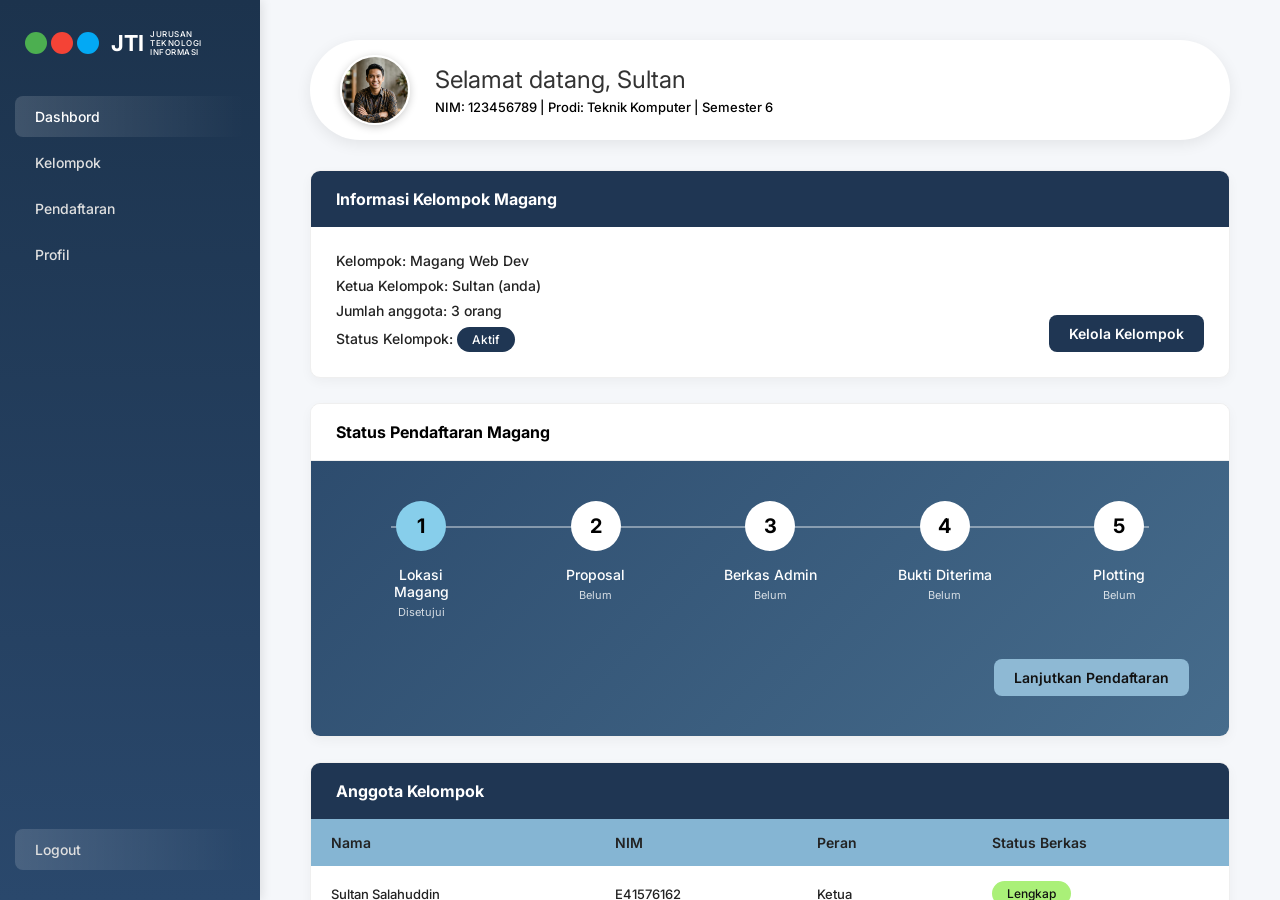
<file: mahasiswa/dashboard.html>
<!DOCTYPE html>
<html lang="id">

<head>
    <meta charset="UTF-8">
    <meta name="viewport" content="width=device-width, initial-scale=1.0">
    <title>Dashboard Mahasiswa - SIMM</title>
    <!-- Use Google Fonts -->
    <link rel="preconnect" href="https://fonts.googleapis.com">
    <link rel="preconnect" href="https://fonts.gstatic.com" crossorigin>
    <link href="https://fonts.googleapis.com/css2?family=Inter:wght@300;400;500;600;700&display=swap" rel="stylesheet">
    <link rel="stylesheet" href="../css/dashboard.css">
</head>

<body>
    <div class="dashboard-layout">

        <!-- Sidebar -->
        <aside class="sidebar">
            <a class="logo-container">
                <div class="logo-icons">
                    <div class="logo-icon y"></div>
                    <div class="logo-icon b"></div>
                    <div class="logo-icon c"></div>
                </div>
                <div class="logo-text-inner">
                    <span class="logo-text-jti">JTI</span>
                    <span class="logo-text-desc">JURUSAN<br>TEKNOLOGI<br>INFORMASI</span>
                </div>
            </a>

            <nav class="sidebar-nav">
                <a href="dashboard.html" class="nav-item active">Dashbord</a>
                <a href="kelompok.html" class="nav-item">Kelompok</a>
                <a href="pendaftaran.html" class="nav-item">Pendaftaran</a>
                <a href="profil.html" class="nav-item">Profil</a>
            </nav>

            <div class="sidebar-footer">
                <a href="../auth/login.html" class="nav-item logout-btn">Logout</a>
            </div>
        </aside>

        <!-- Main Content -->
        <main class="main-content">

            <!-- Welcome Card -->
            <div class="welcome-card">
                <img src="../assets/profile.png" alt="Profile" class="profile-img">
                <div class="welcome-text">
                    <h2>Selamat datang, Sultan</h2>
                    <p>NIM: 123456789 | Prodi: Teknik Komputer | Semester 6</p>
                </div>
            </div>

            <!-- Informasi Kelompok Magang -->
            <div class="card">
                <div class="card-header dark">
                    <h3>Informasi Kelompok Magang</h3>
                </div>
                <div class="card-body kel-info">
                    <div class="kel-details">
                        <p>Kelompok: Magang Web Dev</p>
                        <p>Ketua Kelompok: Sultan (anda)</p>
                        <p>Jumlah anggota: 3 orang</p>
                        <p>Status Kelompok: <span class="badge badge-dark">Aktif</span></p>
                    </div>
                    <div class="kel-action">
                        <button class="btn btn-dark" onclick="window.location.href='kelompok.html?tab=anggota'">Kelola
                            Kelompok</button>
                    </div>
                </div>
            </div>

            <!-- Status Pendaftaran Magang -->
            <div class="card">
                <div class="card-header light">
                    <h3>Status Pendaftaran Magang</h3>
                </div>
                <div class="card-body status-tracking">
                    <div class="stepper-container">
                        <div class="step active">
                            <div class="step-circle">1</div>
                            <div class="step-title">Lokasi Magang</div>
                            <div class="step-subtitle">Disetujui</div>
                        </div>
                        <div class="step">
                            <div class="step-circle">2</div>
                            <div class="step-title">Proposal</div>
                            <div class="step-subtitle">Belum</div>
                        </div>
                        <div class="step">
                            <div class="step-circle">3</div>
                            <div class="step-title">Berkas Admin</div>
                            <div class="step-subtitle">Belum</div>
                        </div>
                        <div class="step">
                            <div class="step-circle">4</div>
                            <div class="step-title">Bukti Diterima</div>
                            <div class="step-subtitle">Belum</div>
                        </div>
                        <div class="step">
                            <div class="step-circle">5</div>
                            <div class="step-title">Plotting</div>
                            <div class="step-subtitle">Belum</div>
                        </div>
                    </div>
                    <div class="status-action">
                        <button class="btn btn-light-blue" onclick="window.location.href='pendaftaran.html'">Lanjutkan
                            Pendaftaran</button>
                    </div>
                </div>
            </div>

            <!-- Anggota Kelompok -->
            <div class="card">
                <div class="card-header dark">
                    <h3>Anggota Kelompok</h3>
                </div>
                <div class="card-body p-0">
                    <table class="table">
                        <thead>
                            <tr>
                                <th>Nama</th>
                                <th>NIM</th>
                                <th>Peran</th>
                                <th>Status Berkas</th>
                            </tr>
                        </thead>
                        <tbody>
                            <tr>
                                <td>Sultan Salahuddin</td>
                                <td>E41576162</td>
                                <td>Ketua</td>
                                <td><span class="badge badge-success">Lengkap</span></td>
                            </tr>
                            <tr>
                                <td>Sultan Salahuddin</td>
                                <td>E41576162</td>
                                <td>Anggota</td>
                                <td><span class="badge badge-success">Lengkap</span></td>
                            </tr>
                            <tr>
                                <td>Sultan Salahuddin</td>
                                <td>E41576162</td>
                                <td>Anggota</td>
                                <td><span class="badge badge-success">Lengkap</span></td>
                            </tr>
                            <tr>
                                <td>Sultan Salahuddin</td>
                                <td>E41576162</td>
                                <td>Anggota</td>
                                <td><span class="badge badge-success">Lengkap</span></td>
                            </tr>
                        </tbody>
                    </table>
                </div>
            </div>

        </main>
    </div>
</body>
<script src="../js/mahasiswa.js"></script>

</html>
</file>
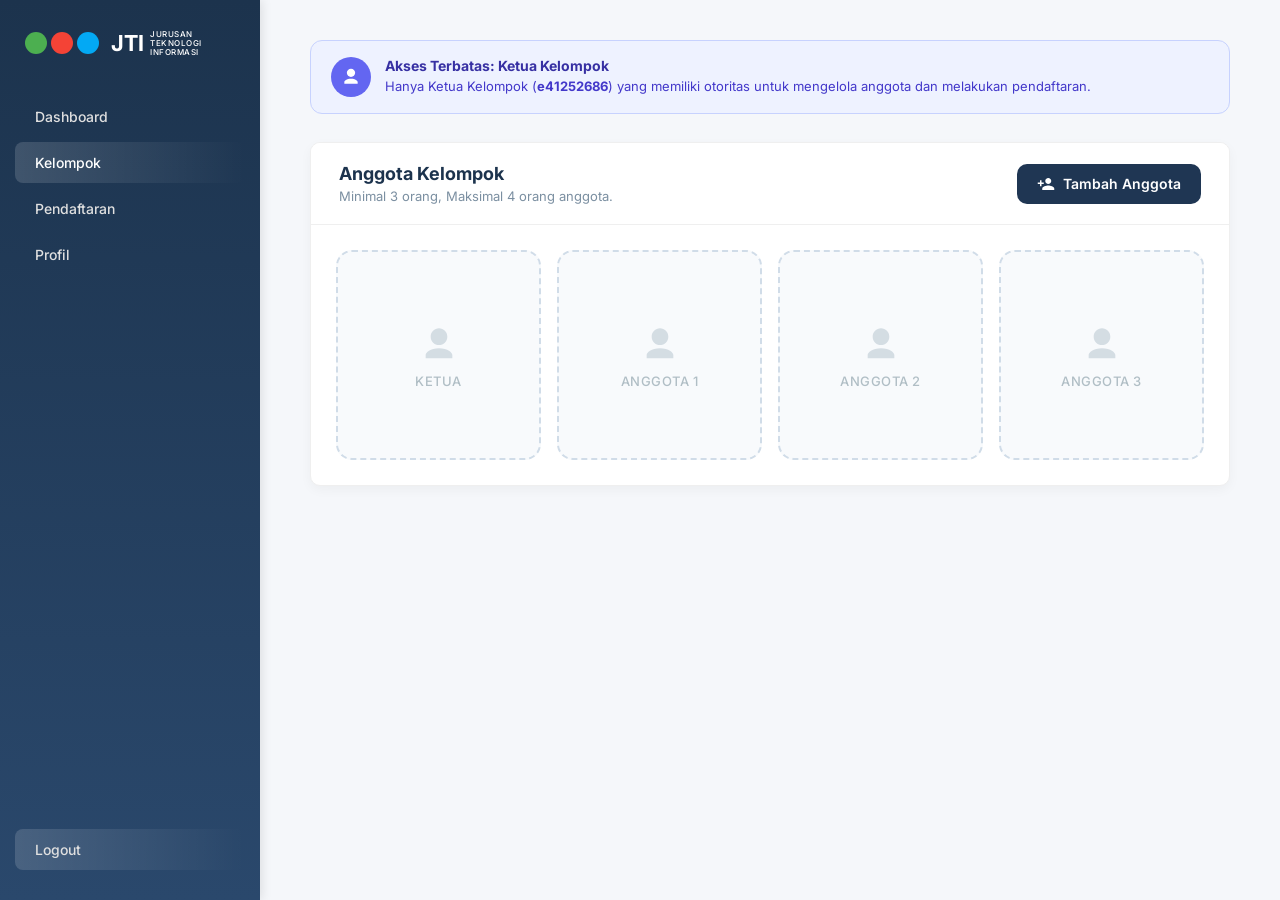
<file: mahasiswa/kelompok.html>
<!DOCTYPE html>
<html lang="id">

<head>
    <meta charset="UTF-8">
    <meta name="viewport" content="width=device-width, initial-scale=1.0">
    <title>Kelompok Magang - SIMM</title>
    <link rel="preconnect" href="https://fonts.googleapis.com">
    <link rel="preconnect" href="https://fonts.gstatic.com" crossorigin>
    <link href="https://fonts.googleapis.com/css2?family=Inter:wght@300;400;500;600;700&display=swap" rel="stylesheet">
    <link rel="stylesheet" href="../css/dashboard.css">
    <style>
        /* ── Access Banner ── */
        .access-banner {
            display: flex;
            align-items: flex-start;
            gap: 14px;
            background: #EEF2FF;
            border-radius: 12px;
            padding: 16px 20px;
            margin-bottom: 28px;
            border: 1px solid #C7D2FE;
        }

        .access-banner-icon {
            width: 40px;
            height: 40px;
            border-radius: 50%;
            background: #6366F1;
            display: flex;
            align-items: center;
            justify-content: center;
            flex-shrink: 0;
        }

        .access-banner-icon svg {
            width: 20px;
            height: 20px;
            fill: white;
        }

        .access-banner-text h4 {
            font-size: 14px;
            font-weight: 700;
            color: #3730A3;
            margin-bottom: 4px;
        }

        .access-banner-text p {
            font-size: 13px;
            color: #4338CA;
            margin: 0;
        }

        .access-banner-text span {
            font-weight: 700;
        }

        /* ── Section Header ── */
        .section-header {
            display: flex;
            align-items: flex-start;
            justify-content: space-between;
            margin-bottom: 24px;
        }

        .section-header-text h2 {
            font-size: 22px;
            font-weight: 700;
            color: #1C334D;
            margin-bottom: 4px;
        }

        .section-header-text p {
            font-size: 13px;
            color: #7B8FA1;
        }

        /* ── Tambah Anggota Button ── */
        .btn-tambah {
            display: flex;
            align-items: center;
            gap: 8px;
            background-color: #1F3653;
            color: white;
            border: none;
            padding: 11px 20px;
            border-radius: 10px;
            font-size: 14px;
            font-weight: 600;
            cursor: pointer;
            transition: background 0.2s, transform 0.15s;
            white-space: nowrap;
        }

        .btn-tambah:hover {
            background-color: #2A486C;
            transform: translateY(-1px);
        }

        .btn-tambah svg {
            width: 18px;
            height: 18px;
            fill: white;
        }

        /* ── Member Grid ── */
        .member-grid {
            display: grid;
            grid-template-columns: repeat(4, 1fr);
            gap: 16px;
        }

        /* Filled member card */
        .member-grid-card {
            background: white;
            border: 1px solid #E8EDF3;
            border-radius: 16px;
            padding: 24px 16px 20px;
            display: flex;
            flex-direction: column;
            align-items: center;
            text-align: center;
            box-shadow: 0 2px 10px rgba(28, 51, 77, 0.07);
            transition: box-shadow 0.2s, transform 0.2s;
        }

        .member-grid-card:hover {
            box-shadow: 0 6px 20px rgba(28, 51, 77, 0.13);
            transform: translateY(-2px);
        }

        .member-grid-avatar {
            width: 72px;
            height: 72px;
            border-radius: 50%;
            object-fit: cover;
            border: 3px solid #E8EDF3;
            margin-bottom: 14px;
            background-color: #C7D5E0;
        }

        .member-grid-name {
            font-size: 15px;
            font-weight: 600;
            color: #1C334D;
            margin-bottom: 4px;
        }

        .member-grid-nim {
            font-size: 12px;
            color: #7B8FA1;
            margin-bottom: 6px;
        }

        .member-grid-phone {
            font-size: 12px;
            color: #7B8FA1;
            margin-bottom: 14px;
        }

        .badge-anggota {
            background: #DBE9F4;
            color: #1C334D;
            font-size: 11px;
            font-weight: 700;
            padding: 4px 14px;
            border-radius: 20px;
            letter-spacing: 0.5px;
            text-transform: uppercase;
        }

        /* Slot wrapper — memenuhi sel grid */
        .member-grid-slot {
            display: flex;
            flex-direction: column;
        }

        .member-grid-slot .member-grid-card,
        .member-grid-slot .member-grid-empty {
            flex: 1;
        }

        /* Empty slot card */
        .member-grid-empty {
            background: #F8FAFC;
            border: 2px dashed #D0DCE8;
            border-radius: 16px;
            padding: 24px 16px 20px;
            display: flex;
            flex-direction: column;
            align-items: center;
            justify-content: center;
            text-align: center;
            min-height: 210px;
            color: #A0B2C0;
            gap: 8px;
        }

        .member-grid-empty svg {
            width: 40px;
            height: 40px;
            opacity: 0.4;
        }

        .member-grid-empty span {
            font-size: 13px;
            font-weight: 500;
        }

        .slot-label {
            font-size: 13px;
            font-weight: 600;
            color: #B0BEC5;
            text-transform: uppercase;
            letter-spacing: 0.5px;
        }

        /* ── Modal ── */
        .modal-overlay {
            position: fixed;
            inset: 0;
            background: rgba(0, 0, 0, 0.35);
            backdrop-filter: blur(2px);
            display: flex;
            align-items: center;
            justify-content: center;
            z-index: 999;
            opacity: 0;
            pointer-events: none;
            transition: opacity 0.25s;
        }

        .modal-overlay.open {
            opacity: 1;
            pointer-events: all;
        }

        .modal-box {
            background: white;
            border-radius: 18px;
            padding: 36px 32px 28px;
            width: 420px;
            max-width: 95vw;
            box-shadow: 0 20px 60px rgba(0, 0, 0, 0.2);
            transform: translateY(20px);
            transition: transform 0.25s;
        }

        .modal-overlay.open .modal-box {
            transform: translateY(0);
        }

        .modal-box h3 {
            font-size: 20px;
            font-weight: 700;
            color: #1C334D;
            margin-bottom: 24px;
        }

        .modal-field {
            margin-bottom: 18px;
        }

        .modal-field label {
            display: block;
            font-size: 11px;
            font-weight: 700;
            color: #7B8FA1;
            letter-spacing: 0.8px;
            text-transform: uppercase;
            margin-bottom: 8px;
        }

        .modal-field input {
            width: 100%;
            padding: 12px 14px;
            border: 1px solid #E2E8F0;
            border-radius: 10px;
            font-size: 14px;
            color: #222;
            outline: none;
            transition: border-color 0.2s, box-shadow 0.2s;
            font-family: 'Inter', sans-serif;
        }

        .modal-field input:focus {
            border-color: #87CEEB;
            box-shadow: 0 0 0 3px rgba(135, 206, 235, 0.25);
        }

        .modal-field input::placeholder {
            color: #B0BEC5;
        }

        .modal-actions {
            display: flex;
            justify-content: flex-end;
            gap: 12px;
            margin-top: 28px;
        }

        .btn-batal {
            background: none;
            border: none;
            color: #7B8FA1;
            font-size: 14px;
            font-weight: 600;
            cursor: pointer;
            padding: 10px 16px;
            border-radius: 8px;
            transition: background 0.15s;
        }

        .btn-batal:hover {
            background: #F1F5F9;
        }

        .btn-simpan {
            background: #1F3653;
            color: white;
            border: none;
            padding: 10px 24px;
            border-radius: 10px;
            font-size: 14px;
            font-weight: 600;
            cursor: pointer;
            transition: background 0.2s;
        }

        .btn-simpan:hover {
            background: #2A486C;
        }
    </style>
</head>

<body>
    <div class="dashboard-layout">

        <!-- Sidebar -->
        <aside class="sidebar">
            <a class="logo-container">
                <div class="logo-icons">
                    <div class="logo-icon y"></div>
                    <div class="logo-icon b"></div>
                    <div class="logo-icon c"></div>
                </div>
                <div class="logo-text-inner">
                    <span class="logo-text-jti">JTI</span>
                    <span class="logo-text-desc">JURUSAN<br>TEKNOLOGI<br>INFORMASI</span>
                </div>
            </a>

            <nav class="sidebar-nav">
                <a href="dashboard.html" class="nav-item">Dashboard</a>
                <a href="kelompok.html" class="nav-item active">Kelompok</a>
                <a href="pendaftaran.html" class="nav-item">Pendaftaran</a>
                <a href="profil.html" class="nav-item">Profil</a>
            </nav>

            <div class="sidebar-footer">
                <a href="../auth/login.html" class="nav-item logout-btn">Logout</a>
            </div>
        </aside>

        <!-- Main Content -->
        <main class="main-content">

            <!-- Access Banner -->
            <div class="access-banner">
                <div class="access-banner-icon">
                    <svg viewBox="0 0 24 24" xmlns="http://www.w3.org/2000/svg">
                        <path
                            d="M12 2C9.24 2 7 4.24 7 7s2.24 5 5 5 5-2.24 5-5-2.24-5-5-5zm0 12c-5.33 0-8 2.67-8 4v2h16v-2c0-1.33-2.67-4-8-4z" />
                    </svg>
                </div>
                <div class="access-banner-text">
                    <h4>Akses Terbatas: Ketua Kelompok</h4>
                    <p>Hanya Ketua Kelompok (<span>e41252686</span>) yang memiliki otoritas untuk mengelola anggota dan
                        melakukan pendaftaran.</p>
                </div>
            </div>

            <!-- Card Anggota Kelompok -->
            <div class="card">

                <!-- Card Header: judul + deskripsi + tombol -->
                <div class="card-header light"
                    style="display:flex; align-items:center; justify-content:space-between; padding: 20px 28px;">
                    <div>
                        <h3 style="font-size:18px; font-weight:700; color:#1C334D; margin-bottom:4px;">Anggota Kelompok
                        </h3>
                        <p style="font-size:13px; color:#7B8FA1; margin:0;">Minimal 3 orang, Maksimal 4 orang anggota.
                        </p>
                    </div>
                    <button class="btn-tambah" id="btn-open-modal">
                        <svg viewBox="0 0 24 24" xmlns="http://www.w3.org/2000/svg">
                            <path
                                d="M15 12c2.21 0 4-1.79 4-4s-1.79-4-4-4-4 1.79-4 4 1.79 4 4 4zm-9-2V7H4v3H1v2h3v3h2v-3h3v-2H6zm9 4c-2.67 0-8 1.34-8 4v2h16v-2c0-2.66-5.33-4-8-4z" />
                        </svg>
                        Tambah Anggota
                    </button>
                </div>

                <!-- Card Body: grid 4 slot satu baris -->
                <div class="card-body">
                    <div class="member-grid" id="member-grid">

                        <!-- Slot 1: Ketua -->
                        <div class="member-grid-slot" id="slot-0">
                            <div class="member-grid-empty">
                                <svg viewBox="0 0 24 24" xmlns="http://www.w3.org/2000/svg" fill="#A0B2C0">
                                    <path
                                        d="M12 2C9.24 2 7 4.24 7 7s2.24 5 5 5 5-2.24 5-5-2.24-5-5-5zm0 12c-5.33 0-8 2.67-8 4v2h16v-2c0-1.33-2.67-4-8-4z" />
                                </svg>
                                <span class="slot-label">Ketua</span>
                            </div>
                        </div>

                        <!-- Slot 2: Anggota 1 -->
                        <div class="member-grid-slot" id="slot-1">
                            <div class="member-grid-empty">
                                <svg viewBox="0 0 24 24" xmlns="http://www.w3.org/2000/svg" fill="#A0B2C0">
                                    <path
                                        d="M12 2C9.24 2 7 4.24 7 7s2.24 5 5 5 5-2.24 5-5-2.24-5-5-5zm0 12c-5.33 0-8 2.67-8 4v2h16v-2c0-1.33-2.67-4-8-4z" />
                                </svg>
                                <span class="slot-label">Anggota 1</span>
                            </div>
                        </div>

                        <!-- Slot 3: Anggota 2 -->
                        <div class="member-grid-slot" id="slot-2">
                            <div class="member-grid-empty">
                                <svg viewBox="0 0 24 24" xmlns="http://www.w3.org/2000/svg" fill="#A0B2C0">
                                    <path
                                        d="M12 2C9.24 2 7 4.24 7 7s2.24 5 5 5 5-2.24 5-5-2.24-5-5-5zm0 12c-5.33 0-8 2.67-8 4v2h16v-2c0-1.33-2.67-4-8-4z" />
                                </svg>
                                <span class="slot-label">Anggota 2</span>
                            </div>
                        </div>

                        <!-- Slot 4: Anggota 3 -->
                        <div class="member-grid-slot" id="slot-3">
                            <div class="member-grid-empty">
                                <svg viewBox="0 0 24 24" xmlns="http://www.w3.org/2000/svg" fill="#A0B2C0">
                                    <path
                                        d="M12 2C9.24 2 7 4.24 7 7s2.24 5 5 5 5-2.24 5-5-2.24-5-5-5zm0 12c-5.33 0-8 2.67-8 4v2h16v-2c0-1.33-2.67-4-8-4z" />
                                </svg>
                                <span class="slot-label">Anggota 3</span>
                            </div>
                        </div>

                    </div>
                </div>

            </div><!-- /card -->

        </main>
    </div>

    <!-- Modal Tambah Anggota -->
    <div class="modal-overlay" id="modal-overlay">
        <div class="modal-box">
            <h3>Tambah Anggota</h3>

            <div class="modal-field">
                <label>Nama Mahasiswa</label>
                <input type="text" id="input-nama" placeholder="Masukkan nama lengkap...">
            </div>
            <div class="modal-field">
                <label>NIM</label>
                <input type="text" id="input-nim" placeholder="NIM...">
            </div>
            <div class="modal-field">
                <label>No Telepon</label>
                <input type="text" id="input-telp" placeholder="0812...">
            </div>

            <div class="modal-actions">
                <button class="btn-batal" id="btn-batal">BATAL</button>
                <button class="btn-simpan" id="btn-simpan">SIMPAN</button>
            </div>
        </div>
    </div>

    <script>
        // ── State ──
        // memberCount: berapa slot yang sudah terisi (0 = semua kosong)
        let memberCount = 0;
        const MAX_MEMBERS = 4;

        // Slot labels: index 0 = Ketua, 1-3 = Anggota 1-3
        const slotLabels = ['Ketua', 'Anggota 1', 'Anggota 2', 'Anggota 3'];
        const badgeLabels = ['KETUA', 'ANGGOTA', 'ANGGOTA', 'ANGGOTA'];
        const badgeColors = [
            { bg: '#FFF3CD', color: '#856404' },  // kuning emas untuk Ketua
            { bg: '#DBE9F4', color: '#1C334D' },
            { bg: '#DBE9F4', color: '#1C334D' },
            { bg: '#DBE9F4', color: '#1C334D' },
        ];

        // ── Modal open / close ──
        const overlay = document.getElementById('modal-overlay');
        const btnOpen = document.getElementById('btn-open-modal');
        const btnBatal = document.getElementById('btn-batal');

        btnOpen.addEventListener('click', () => {
            if (memberCount >= MAX_MEMBERS) {
                alert('Kelompok sudah penuh (maksimal 4 anggota termasuk ketua).');
                return;
            }
            // Ubah judul modal sesuai giliran
            document.querySelector('#modal-overlay h3').textContent =
                memberCount === 0 ? 'Tambah Ketua Kelompok' : 'Tambah Anggota';
            overlay.classList.add('open');
            document.getElementById('input-nama').focus();
        });

        function closeModal() {
            overlay.classList.remove('open');
            document.getElementById('input-nama').value = '';
            document.getElementById('input-nim').value = '';
            document.getElementById('input-telp').value = '';
        }

        btnBatal.addEventListener('click', closeModal);
        overlay.addEventListener('click', (e) => { if (e.target === overlay) closeModal(); });

        // ── Add member ──
        document.getElementById('btn-simpan').addEventListener('click', () => {
            const nama = document.getElementById('input-nama').value.trim();
            const nim = document.getElementById('input-nim').value.trim();
            const telp = document.getElementById('input-telp').value.trim();

            if (!nama || !nim) {
                alert('Nama dan NIM wajib diisi!');
                return;
            }

            const slotIndex = memberCount; // 0 = Ketua, 1,2,3 = Anggota
            const label = badgeLabels[slotIndex];
            const colors = badgeColors[slotIndex];

            // Isi slot yang bersangkutan
            const slot = document.getElementById('slot-' + slotIndex);
            slot.innerHTML = `
                <div class="member-grid-card">
                    <img class="member-grid-avatar"
                         src="https://ui-avatars.com/api/?name=${encodeURIComponent(nama)}&background=1F3653&color=fff&size=72"
                         alt="Avatar ${nama}">
                    <div class="member-grid-name">${nama}</div>
                    <div class="member-grid-nim">${nim}</div>
                    <div class="member-grid-phone">${telp || '-'}</div>
                    <span class="badge-anggota" style="background:${colors.bg};color:${colors.color};">${label}</span>
                </div>
            `;

            memberCount++;
            closeModal();
        });
    </script>
    <script src="../js/mahasiswa.js"></script>
</body>

</html>
</file>
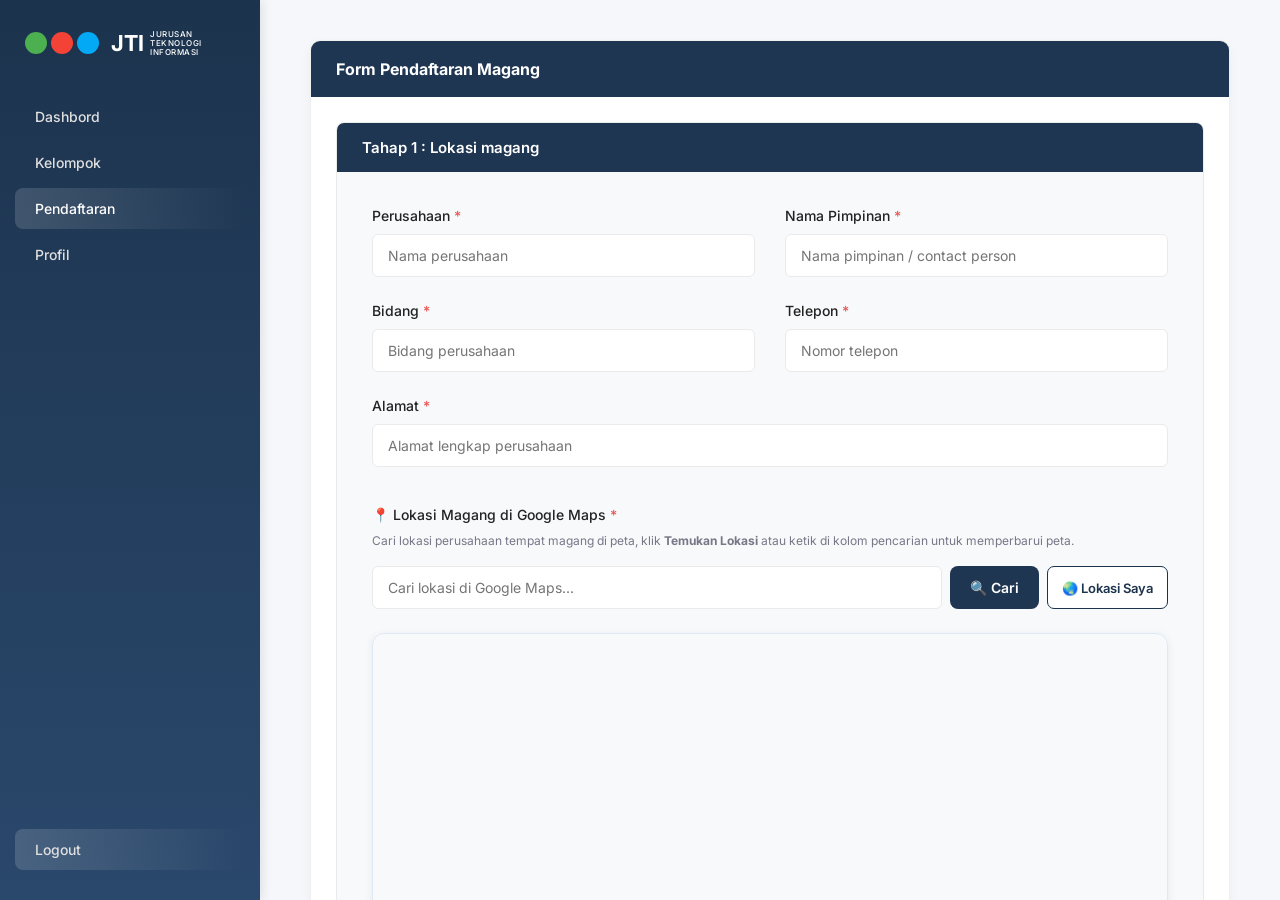
<file: mahasiswa/pendaftaran.html>
<!DOCTYPE html>
<html lang="id">

<head>
    <meta charset="UTF-8">
    <meta name="viewport" content="width=device-width, initial-scale=1.0">
    <title>Pendaftaran Magang - SIMM</title>
    <!-- Use Google Fonts -->
    <link rel="preconnect" href="https://fonts.googleapis.com">
    <link rel="preconnect" href="https://fonts.gstatic.com" crossorigin>
    <link href="https://fonts.googleapis.com/css2?family=Inter:wght@300;400;500;600;700&display=swap" rel="stylesheet">
    <link rel="stylesheet" href="../css/dashboard.css">
    <style>
        /* ===== Google Maps Lokasi ===== */
        .maps-wrapper {
            border-radius: 12px;
            overflow: hidden;
            border: 1.5px solid #DDEAF5;
            margin-top: 6px;
            box-shadow: 0 2px 8px rgba(28, 51, 77, 0.08);
        }

        .maps-search-bar {
            display: flex;
            gap: 8px;
            margin-bottom: 8px;
        }

        .maps-search-bar input {
            flex: 1;
        }

        .maps-search-bar button {
            white-space: nowrap;
            flex-shrink: 0;
        }

        .maps-coord-row {
            display: flex;
            gap: 10px;
            margin-top: 8px;
        }

        .maps-coord-row .form-group {
            flex: 1;
        }

        #map-iframe {
            width: 100%;
            height: 300px;
            border: none;
            display: block;
        }

        .maps-pin-info {
            font-size: 12px;
            color: #778;
            margin-top: 6px;
            display: flex;
            align-items: center;
            gap: 5px;
        }

        .maps-pin-info span {
            font-weight: 600;
            color: #1C334D;
        }

        .btn-loc {
            background: #fff;
            color: #1C334D;
            border: 1.5px solid #1C334D;
            border-radius: 7px;
            padding: 8px 14px;
            font-size: 13px;
            font-weight: 600;
            cursor: pointer;
            font-family: 'Inter', sans-serif;
            transition: all 0.2s;
            display: flex;
            align-items: center;
            gap: 6px;
        }

        .btn-loc:hover {
            background: #1C334D;
            color: #fff;
        }

        /* ===== Tahap 3: Member Tabs ===== */
        .member-tabs {
            display: flex;
            gap: 8px;
            margin-bottom: 20px;
            flex-wrap: wrap;
        }

        .member-tab {
            background: #F0F4F8;
            border: 1.5px solid #DDEAF5;
            border-radius: 8px;
            padding: 9px 18px;
            font-size: 13px;
            font-weight: 600;
            color: #556;
            cursor: pointer;
            transition: all 0.2s;
            font-family: 'Inter', sans-serif;
            display: flex;
            align-items: center;
            gap: 6px;
        }

        .member-tab:hover {
            border-color: #85B5D3;
            color: #1C334D;
        }

        .member-tab.active {
            background: #1C334D;
            color: white;
            border-color: #1C334D;
        }

        .mtab-status {
            font-size: 11px;
            padding: 1px 7px;
            border-radius: 10px;
            font-weight: 700;
        }

        .member-panel-title {
            font-size: 14px;
            font-weight: 700;
            color: #1C334D;
            margin-bottom: 16px;
            padding: 10px 14px;
            background: #F5F8FF;
            border-left: 3px solid #1C334D;
            border-radius: 0 6px 6px 0;
        }

        .member-panel-title em {
            font-weight: 400;
            color: #778;
        }
    </style>
</head>

<body>
    <div class="dashboard-layout">

        <!-- Sidebar -->
        <aside class="sidebar">
            <a class="logo-container">
                <div class="logo-icons">
                    <div class="logo-icon y"></div>
                    <div class="logo-icon b"></div>
                    <div class="logo-icon c"></div>
                </div>
                <div class="logo-text-inner">
                    <span class="logo-text-jti">JTI</span>
                    <span class="logo-text-desc">JURUSAN<br>TEKNOLOGI<br>INFORMASI</span>
                </div>
            </a>

            <nav class="sidebar-nav">
                <a href="dashboard.html" class="nav-item">Dashbord</a>
                <a href="kelompok.html" class="nav-item">Kelompok</a>
                <a href="pendaftaran.html" class="nav-item active">Pendaftaran</a>
                <a href="profil.html" class="nav-item">Profil</a>
            </nav>

            <div class="sidebar-footer">
                <a href="../auth/login.html" class="nav-item logout-btn">Logout</a>
            </div>
        </aside>

        <!-- Main Content -->
        <main class="main-content">

            <div class="card pendaftaran-card">
                <div class="card-header dark">
                    <h3>Form Pendaftaran Magang</h3>
                </div>
                <div class="card-body p-0" style="padding: 25px; background: white;">

                    <div id="accordion">

                        <!-- Tahap 1 -->
                        <div class="tahap-container active" id="step-1">
                            <div class="t-header t-header-dark" id="header-1">Tahap 1 : Lokasi magang</div>

                            <!-- Form -->
                            <div class="t-body t-form" id="form-1">
                                <form class="profile-form" id="form-el-1">
                                    <div class="form-row">
                                        <div class="form-group">
                                            <label>Perusahaan <span style="color:#EA5455">*</span></label>
                                            <input type="text" id="inp-perusahaan" placeholder="Nama perusahaan">
                                        </div>
                                        <div class="form-group">
                                            <label>Nama Pimpinan <span style="color:#EA5455">*</span></label>
                                            <input type="text" id="inp-pimpinan"
                                                placeholder="Nama pimpinan / contact person">
                                        </div>
                                    </div>
                                    <div class="form-row">
                                        <div class="form-group">
                                            <label>Bidang <span style="color:#EA5455">*</span></label>
                                            <input type="text" id="inp-bidang" placeholder="Bidang perusahaan">
                                        </div>
                                        <div class="form-group">
                                            <label>Telepon <span style="color:#EA5455">*</span></label>
                                            <input type="text" id="inp-telepon" placeholder="Nomor telepon">
                                        </div>
                                    </div>
                                    <div class="form-row">
                                        <div class="form-group">
                                            <label>Alamat <span style="color:#EA5455">*</span></label>
                                            <input type="text" id="inp-alamat" placeholder="Alamat lengkap perusahaan"
                                                oninput="debounceMapUpdate()">
                                        </div>
                                    </div>

                                    <!-- Google Maps Section -->
                                    <div class="form-group" style="margin-top: 14px;">
                                        <label>&#128205; Lokasi Magang di Google Maps <span
                                                style="color:#EA5455">*</span></label>
                                        <p style="font-size:12px;color:#778;margin-bottom:8px;">Cari lokasi perusahaan
                                            tempat magang di peta, klik <strong>Temukan Lokasi</strong> atau ketik di
                                            kolom pencarian untuk memperbarui peta.</p>

                                        <!-- Search Bar -->
                                        <div class="maps-search-bar">
                                            <input type="text" id="maps-search-input"
                                                placeholder="Cari lokasi di Google Maps..."
                                                onkeydown="if(event.key==='Enter'){event.preventDefault();searchMaps();}">
                                            <button type="button" class="btn btn-dark" onclick="searchMaps()">&#128269;
                                                Cari</button>
                                            <button type="button" class="btn-loc" onclick="getMyLocation()"
                                                title="Gunakan lokasi saya">&#127759; Lokasi Saya</button>
                                        </div>

                                        <!-- Map Embed -->
                                        <div class="maps-wrapper">
                                            <iframe id="map-iframe"
                                                src="https://maps.google.com/maps?q=Malang,+Jawa+Timur,+Indonesia&output=embed&z=13"
                                                allowfullscreen loading="lazy"
                                                referrerpolicy="no-referrer-when-downgrade">
                                            </iframe>
                                        </div>

                                        <!-- Coordinate Fields -->
                                        <div class="maps-coord-row">
                                            <div class="form-group">
                                                <label>Latitude</label>
                                                <input type="text" id="inp-lat" placeholder="Contoh: -7.9666" readonly
                                                    style="background:#F8F9FA;">
                                            </div>
                                            <div class="form-group">
                                                <label>Longitude</label>
                                                <input type="text" id="inp-lng" placeholder="Contoh: 112.6326" readonly
                                                    style="background:#F8F9FA;">
                                            </div>
                                        </div>
                                        <p class="maps-pin-info" id="maps-pin-label">&#8505; Klik tombol
                                            <span>Cari</span> atau <span>Lokasi Saya</span> untuk menyimpan koordinat
                                            lokasi magang.</p>
                                    </div>

                                    <p id="err-1" style="color:#EA5455;font-size:12px;display:none;margin-bottom:8px;">
                                        &#9888; Harap isi semua field yang wajib diisi.</p>
                                    <div class="form-actions">
                                        <button type="button" class="btn btn-dark" onclick="nextStep(1)">Simpan &amp;
                                            Lanjut</button>
                                    </div>
                                </form>
                            </div>

                            <!-- Completed -->
                            <div class="t-body t-completed" id="completed-1" style="display: none;">
                                <div class="completed-grid">
                                    <div>
                                        <p>Perusahaan: <strong id="v-perusahaan">-</strong></p>
                                        <p>Bidang: <strong id="v-bidang">-</strong></p>
                                        <p>Alamat: <strong id="v-alamat">-</strong></p>
                                        <p>Koordinat: <strong id="v-koordinat">-</strong></p>
                                    </div>
                                    <div>
                                        <p>Contact Person: <strong id="v-pimpinan">-</strong></p>
                                        <p>Telepon: <strong id="v-telepon">-</strong></p>
                                        <p>Status: <span class="badge badge-warning">Menunggu Verifikasi</span></p>
                                    </div>
                                </div>
                                <div id="v-map-preview"
                                    style="margin-top:14px;border-radius:10px;overflow:hidden;border:1.5px solid #DDEAF5;">
                                </div>
                            </div>
                        </div>

                        <!-- Tahap 2 -->
                        <div class="tahap-container locked" id="step-2">
                            <div class="t-header t-header-white" id="header-2">Tahap 2 : Proposal Kelompok</div>

                            <div class="t-body t-form" id="form-2" style="display: none;">
                                <form class="profile-form" id="form-el-2">
                                    <div class="form-group">
                                        <label>Judul Proposal <span style="color:#EA5455">*</span></label>
                                        <input type="text" id="inp-judul" placeholder="Masukkan judul proposal">
                                    </div>
                                    <div class="form-group">
                                        <label>File Proposal (PDF) <span style="color:#EA5455">*</span></label>
                                        <div style="display: flex; gap: 10px;">
                                            <input type="file" id="file-tahap2" accept=".pdf" style="display: none;"
                                                onchange="document.getElementById('filename-tahap2').value = this.files[0] ? this.files[0].name : ''">
                                            <button type="button" class="btn btn-dark"
                                                onclick="document.getElementById('file-tahap2').click()">Pilih
                                                File</button>
                                            <input type="text" id="filename-tahap2" style="flex: 1;" readonly
                                                placeholder="Pilih file pdf...">
                                        </div>
                                    </div>
                                    <p id="err-2" style="color:#EA5455;font-size:12px;display:none;margin-bottom:8px;">
                                        &#9888; Harap isi judul dan pilih file proposal.</p>
                                    <div class="form-actions">
                                        <button type="button" class="btn btn-dark" onclick="nextStep(2)">Simpan &amp;
                                            Lanjut</button>
                                    </div>
                                </form>
                            </div>

                            <div class="t-body t-completed" id="completed-2" style="display: none;">
                                <div class="completed-grid">
                                    <div>
                                        <p>Judul Proposal: <strong id="v-judul">-</strong></p>
                                        <p>File: <strong id="v-file-proposal">-</strong></p>
                                        <p>Status: <span class="badge badge-warning">Menunggu Verifikasi</span></p>
                                    </div>
                                </div>
                            </div>
                        </div>

                        <!-- Tahap 3 -->
                        <div class="tahap-container locked" id="step-3">
                            <div class="t-header t-header-white" id="header-3">Tahap 3 : Berkas Anggota</div>

                            <div class="t-body t-form" id="form-3" style="display: none;">

                                <!-- Tab Member -->
                                <div class="member-tabs" id="member-tabs">
                                    <button type="button" class="member-tab active" id="mtab-0"
                                        onclick="switchMemberTab(0)">&#128100; Sultan <span class="mtab-status"
                                            id="mstatus-0"></span></button>
                                    <button type="button" class="member-tab" id="mtab-1"
                                        onclick="switchMemberTab(1)">&#128100; Budi <span class="mtab-status"
                                            id="mstatus-1"></span></button>
                                    <button type="button" class="member-tab" id="mtab-2"
                                        onclick="switchMemberTab(2)">&#128100; Ani <span class="mtab-status"
                                            id="mstatus-2"></span></button>
                                </div>

                                <!-- Panel Anggota 0: Sultan -->
                                <div class="member-panel" id="mpanel-0">
                                    <div class="member-panel-title">Sultan &mdash; <em>Ketua Kelompok</em></div>
                                    <form class="profile-form">
                                        <div class="form-row">
                                            <div class="form-group">
                                                <label>Formulir Pendaftaran</label>
                                                <input type="file" id="file-m0-1" style="display:none"
                                                    onchange="setFile('m0-1', this); updateMemberStatus(0)">
                                                <input type="text" id="fn-m0-1" readonly
                                                    placeholder="Klik untuk pilih file"
                                                    onclick="document.getElementById('file-m0-1').click()"
                                                    style="cursor:pointer">
                                            </div>
                                            <div class="form-group">
                                                <label>Scan KTM</label>
                                                <input type="file" id="file-m0-2" style="display:none"
                                                    onchange="setFile('m0-2', this); updateMemberStatus(0)">
                                                <input type="text" id="fn-m0-2" readonly
                                                    placeholder="Klik untuk pilih file"
                                                    onclick="document.getElementById('file-m0-2').click()"
                                                    style="cursor:pointer">
                                            </div>
                                            <div class="form-group">
                                                <label>Transkrip Nilai</label>
                                                <input type="file" id="file-m0-3" style="display:none"
                                                    onchange="setFile('m0-3', this); updateMemberStatus(0)">
                                                <input type="text" id="fn-m0-3" readonly
                                                    placeholder="Klik untuk pilih file"
                                                    onclick="document.getElementById('file-m0-3').click()"
                                                    style="cursor:pointer">
                                            </div>
                                        </div>
                                        <div class="form-row">
                                            <div class="form-group">
                                                <label>Pas Foto</label>
                                                <input type="file" id="file-m0-4" accept="image/*" style="display:none"
                                                    onchange="setFile('m0-4', this); updateMemberStatus(0)">
                                                <input type="text" id="fn-m0-4" readonly
                                                    placeholder="Klik untuk pilih file"
                                                    onclick="document.getElementById('file-m0-4').click()"
                                                    style="cursor:pointer">
                                            </div>
                                            <div class="form-group">
                                                <label>CV</label>
                                                <input type="file" id="file-m0-5" style="display:none"
                                                    onchange="setFile('m0-5', this); updateMemberStatus(0)">
                                                <input type="text" id="fn-m0-5" readonly
                                                    placeholder="Klik untuk pilih file"
                                                    onclick="document.getElementById('file-m0-5').click()"
                                                    style="cursor:pointer">
                                            </div>
                                        </div>
                                    </form>
                                </div>

                                <!-- Panel Anggota 1: Budi -->
                                <div class="member-panel" id="mpanel-1" style="display:none">
                                    <div class="member-panel-title">Budi &mdash; <em>Anggota</em></div>
                                    <form class="profile-form">
                                        <div class="form-row">
                                            <div class="form-group">
                                                <label>Formulir Pendaftaran</label>
                                                <input type="file" id="file-m1-1" style="display:none"
                                                    onchange="setFile('m1-1', this); updateMemberStatus(1)">
                                                <input type="text" id="fn-m1-1" readonly
                                                    placeholder="Klik untuk pilih file"
                                                    onclick="document.getElementById('file-m1-1').click()"
                                                    style="cursor:pointer">
                                            </div>
                                            <div class="form-group">
                                                <label>Scan KTM</label>
                                                <input type="file" id="file-m1-2" style="display:none"
                                                    onchange="setFile('m1-2', this); updateMemberStatus(1)">
                                                <input type="text" id="fn-m1-2" readonly
                                                    placeholder="Klik untuk pilih file"
                                                    onclick="document.getElementById('file-m1-2').click()"
                                                    style="cursor:pointer">
                                            </div>
                                            <div class="form-group">
                                                <label>Transkrip Nilai</label>
                                                <input type="file" id="file-m1-3" style="display:none"
                                                    onchange="setFile('m1-3', this); updateMemberStatus(1)">
                                                <input type="text" id="fn-m1-3" readonly
                                                    placeholder="Klik untuk pilih file"
                                                    onclick="document.getElementById('file-m1-3').click()"
                                                    style="cursor:pointer">
                                            </div>
                                        </div>
                                        <div class="form-row">
                                            <div class="form-group">
                                                <label>Pas Foto</label>
                                                <input type="file" id="file-m1-4" accept="image/*" style="display:none"
                                                    onchange="setFile('m1-4', this); updateMemberStatus(1)">
                                                <input type="text" id="fn-m1-4" readonly
                                                    placeholder="Klik untuk pilih file"
                                                    onclick="document.getElementById('file-m1-4').click()"
                                                    style="cursor:pointer">
                                            </div>
                                            <div class="form-group">
                                                <label>CV</label>
                                                <input type="file" id="file-m1-5" style="display:none"
                                                    onchange="setFile('m1-5', this); updateMemberStatus(1)">
                                                <input type="text" id="fn-m1-5" readonly
                                                    placeholder="Klik untuk pilih file"
                                                    onclick="document.getElementById('file-m1-5').click()"
                                                    style="cursor:pointer">
                                            </div>
                                        </div>
                                    </form>
                                </div>

                                <!-- Panel Anggota 2: Ani -->
                                <div class="member-panel" id="mpanel-2" style="display:none">
                                    <div class="member-panel-title">Ani &mdash; <em>Anggota</em></div>
                                    <form class="profile-form">
                                        <div class="form-row">
                                            <div class="form-group">
                                                <label>Formulir Pendaftaran</label>
                                                <input type="file" id="file-m2-1" style="display:none"
                                                    onchange="setFile('m2-1', this); updateMemberStatus(2)">
                                                <input type="text" id="fn-m2-1" readonly
                                                    placeholder="Klik untuk pilih file"
                                                    onclick="document.getElementById('file-m2-1').click()"
                                                    style="cursor:pointer">
                                            </div>
                                            <div class="form-group">
                                                <label>Scan KTM</label>
                                                <input type="file" id="file-m2-2" style="display:none"
                                                    onchange="setFile('m2-2', this); updateMemberStatus(2)">
                                                <input type="text" id="fn-m2-2" readonly
                                                    placeholder="Klik untuk pilih file"
                                                    onclick="document.getElementById('file-m2-2').click()"
                                                    style="cursor:pointer">
                                            </div>
                                            <div class="form-group">
                                                <label>Transkrip Nilai</label>
                                                <input type="file" id="file-m2-3" style="display:none"
                                                    onchange="setFile('m2-3', this); updateMemberStatus(2)">
                                                <input type="text" id="fn-m2-3" readonly
                                                    placeholder="Klik untuk pilih file"
                                                    onclick="document.getElementById('file-m2-3').click()"
                                                    style="cursor:pointer">
                                            </div>
                                        </div>
                                        <div class="form-row">
                                            <div class="form-group">
                                                <label>Pas Foto</label>
                                                <input type="file" id="file-m2-4" accept="image/*" style="display:none"
                                                    onchange="setFile('m2-4', this); updateMemberStatus(2)">
                                                <input type="text" id="fn-m2-4" readonly
                                                    placeholder="Klik untuk pilih file"
                                                    onclick="document.getElementById('file-m2-4').click()"
                                                    style="cursor:pointer">
                                            </div>
                                            <div class="form-group">
                                                <label>CV</label>
                                                <input type="file" id="file-m2-5" style="display:none"
                                                    onchange="setFile('m2-5', this); updateMemberStatus(2)">
                                                <input type="text" id="fn-m2-5" readonly
                                                    placeholder="Klik untuk pilih file"
                                                    onclick="document.getElementById('file-m2-5').click()"
                                                    style="cursor:pointer">
                                            </div>
                                        </div>
                                    </form>
                                </div>

                                <p id="err-3" style="color:#EA5455;font-size:12px;display:none;margin:12px 0 4px;">
                                    &#9888; Setiap anggota wajib mengupload minimal 1 berkas.</p>
                                <div class="form-actions" style="margin-top:16px;">
                                    <button type="button" class="btn btn-dark" onclick="nextStep(3)">Simpan &amp;
                                        Lanjut</button>
                                </div>
                            </div>

                            <!-- Completed -->
                            <div class="t-body t-completed" id="completed-3" style="display: none;">
                                <div id="v-berkas-summary"></div>
                                <p style="margin-top:10px">Tanggal Upload: <strong id="v-tgl-berkas">-</strong></p>
                                <p style="margin-top:6px">Status: <span class="badge badge-warning">Menunggu
                                        Verifikasi</span></p>
                            </div>
                        </div>

                        <!-- Tahap 4 -->
                        <div class="tahap-container locked" id="step-4">
                            <div class="t-header t-header-white" id="header-4">Tahap 4 : Bukti Diterima</div>

                            <div class="t-body t-form" id="form-4" style="display: none;">
                                <form class="profile-form" id="form-el-4">
                                    <div class="form-group">
                                        <label>Tempat Diterima <span style="color:#EA5455">*</span></label>
                                        <input type="text" id="inp-tempat"
                                            placeholder="Nama perusahaan / instansi yang menerima">
                                    </div>
                                    <div class="form-group">
                                        <label>Surat Penerimaan (PDF) <span style="color:#EA5455">*</span></label>
                                        <div style="display: flex; gap: 10px;">
                                            <input type="file" id="file-tahap4" accept=".pdf,.jpg,.png"
                                                style="display: none;"
                                                onchange="document.getElementById('filename-tahap4').value = this.files[0] ? this.files[0].name : ''">
                                            <button type="button" class="btn btn-dark"
                                                onclick="document.getElementById('file-tahap4').click()">Pilih
                                                File</button>
                                            <input type="text" id="filename-tahap4" style="flex: 1;" readonly
                                                placeholder="Pilih file surat penerimaan...">
                                        </div>
                                    </div>
                                    <p id="err-4" style="color:#EA5455;font-size:12px;display:none;margin-bottom:8px;">
                                        &#9888; Harap isi tempat diterima dan upload surat penerimaan.</p>
                                    <div class="form-actions">
                                        <button type="button" class="btn btn-dark" onclick="nextStep(4)">Simpan &amp;
                                            Lanjut</button>
                                    </div>
                                </form>
                            </div>

                            <div class="t-body t-completed" id="completed-4" style="display: none;">
                                <div class="completed-grid">
                                    <div>
                                        <p>Tempat Diterima: <strong id="v-tempat">-</strong></p>
                                        <p>File: <strong id="v-file-bukti">-</strong></p>
                                        <p>Tanggal Upload: <strong id="v-tgl-bukti">-</strong></p>
                                        <p>Status: <span class="badge badge-warning">Menunggu Verifikasi</span></p>
                                    </div>
                                </div>
                            </div>
                        </div>

                        <!-- Tahap 5 -->
                        <div class="tahap-container locked" id="step-5">
                            <div class="t-header t-header-white" id="header-5">Tahap 5 : Plotting Dosen</div>

                            <div class="t-body t-form" id="form-5" style="display: none;">
                                <div style="background: #F8F9FA; padding: 20px; border-radius: 8px;">
                                    <p style="margin-bottom: 10px;">Status Plotting: <span
                                            style="background: #FFFF00; color: #111; padding: 4px 10px; border-radius: 20px; font-size: 12px; font-weight: 600;">Menunggu
                                            Plotting Oleh Korbid</span></p>
                                    <p style="font-size: 14px; margin-bottom: 5px;">Kelompok anda sedang menunggu
                                        penentuan dosen pembimbing oleh koordinator bidang</p>
                                    <p style="font-size: 14px;">Estimasi waktu plotting: 1 - 2 hari kerja</p>
                                </div>
                            </div>
                        </div>

                    </div>
                </div>
            </div>

        </main>
    </div>

    <script>
        // ===== Google Maps Helpers =====
        let mapQuery = 'Malang, Jawa Timur, Indonesia';
        let savedLat = '';
        let savedLng = '';
        let mapUpdateTimer = null;

        function updateMap(query) {
            const iframe = document.getElementById('map-iframe');
            if (!iframe || !query) return;
            const encoded = encodeURIComponent(query);
            iframe.src = `https://maps.google.com/maps?q=${encoded}&output=embed&z=15`;
            mapQuery = query;
        }

        function searchMaps() {
            const searchInput = document.getElementById('maps-search-input');
            const query = searchInput.value.trim() || document.getElementById('inp-alamat').value.trim();
            if (!query) { alert('Masukkan nama lokasi atau alamat terlebih dahulu.'); return; }

            // Try Geocoding via Nominatim (free, no API key needed)
            fetch(`https://nominatim.openstreetmap.org/search?format=json&q=${encodeURIComponent(query)}&limit=1`)
                .then(r => r.json())
                .then(data => {
                    if (data && data.length > 0) {
                        const { lat, lon, display_name } = data[0];
                        savedLat = parseFloat(lat).toFixed(6);
                        savedLng = parseFloat(lon).toFixed(6);
                        document.getElementById('inp-lat').value = savedLat;
                        document.getElementById('inp-lng').value = savedLng;
                        document.getElementById('maps-pin-label').innerHTML =
                            `&#128205; Lokasi ditemukan: <span>${display_name.substring(0, 60)}...</span>`;
                        // Update map embed with coordinates
                        const iframe = document.getElementById('map-iframe');
                        iframe.src = `https://maps.google.com/maps?q=${savedLat},${savedLng}&output=embed&z=16`;
                    } else {
                        alert('Lokasi tidak ditemukan. Coba dengan kata kunci yang lebih spesifik.');
                    }
                })
                .catch(() => {
                    // Fallback: update map by query string
                    updateMap(query);
                    document.getElementById('maps-pin-label').innerHTML =
                        `&#128205; Peta diperbarui ke: <span>${query}</span> (koordinat tidak tersedia)`;
                });
        }

        function getMyLocation() {
            if (!navigator.geolocation) { alert('Browser Anda tidak mendukung Geolocation.'); return; }
            navigator.geolocation.getCurrentPosition(
                pos => {
                    savedLat = pos.coords.latitude.toFixed(6);
                    savedLng = pos.coords.longitude.toFixed(6);
                    document.getElementById('inp-lat').value = savedLat;
                    document.getElementById('inp-lng').value = savedLng;
                    const iframe = document.getElementById('map-iframe');
                    iframe.src = `https://maps.google.com/maps?q=${savedLat},${savedLng}&output=embed&z=16`;
                    document.getElementById('maps-pin-label').innerHTML =
                        `&#128205; Posisi Anda: <span>${savedLat}, ${savedLng}</span>`;
                    // Populate search input
                    document.getElementById('maps-search-input').value = `${savedLat}, ${savedLng}`;
                },
                err => { alert('Gagal mendapatkan lokasi: ' + err.message); }
            );
        }

        function debounceMapUpdate() {
            clearTimeout(mapUpdateTimer);
            const alamat = document.getElementById('inp-alamat').value.trim();
            if (!alamat) return;
            // Sync search input with alamat
            document.getElementById('maps-search-input').value = alamat;
            mapUpdateTimer = setTimeout(() => updateMap(alamat), 900);
        }

        // ===== Format tanggal hari ini =====
        function hariIni() {
            return new Date().toLocaleDateString('id-ID', { day: 'numeric', month: 'long', year: 'numeric' });
        }

        // Validasi & isi data completed per tahap
        function isiCompleted(step) {
            if (step === 1) {
                const p = v => document.getElementById(v)?.value.trim();
                const perusahaan = p('inp-perusahaan'), pimpinan = p('inp-pimpinan'),
                    bidang = p('inp-bidang'), telepon = p('inp-telepon'), alamat = p('inp-alamat');
                if (!perusahaan || !pimpinan || !bidang || !telepon || !alamat) {
                    document.getElementById('err-1').style.display = 'block';
                    return false;
                }
                document.getElementById('err-1').style.display = 'none';
                document.getElementById('v-perusahaan').textContent = perusahaan;
                document.getElementById('v-pimpinan').textContent = pimpinan;
                document.getElementById('v-bidang').textContent = bidang;
                document.getElementById('v-telepon').textContent = telepon;
                document.getElementById('v-alamat').textContent = alamat;

                // Simpan koordinat & tampilkan peta mini di ringkasan
                const lat = document.getElementById('inp-lat').value.trim();
                const lng = document.getElementById('inp-lng').value.trim();
                const koordinatText = lat && lng ? `${lat}, ${lng}` : 'Belum dicatat';
                document.getElementById('v-koordinat').textContent = koordinatText;

                const mapPreview = document.getElementById('v-map-preview');
                if (lat && lng) {
                    mapPreview.innerHTML = `<iframe src="https://maps.google.com/maps?q=${lat},${lng}&output=embed&z=15" width="100%" height="220" style="border:none;display:block" loading="lazy"></iframe>`;
                } else {
                    const q = encodeURIComponent(alamat);
                    mapPreview.innerHTML = `<iframe src="https://maps.google.com/maps?q=${q}&output=embed&z=14" width="100%" height="220" style="border:none;display:block" loading="lazy"></iframe>`;
                }
                return true;
            }
            if (step === 2) {
                const judul = document.getElementById('inp-judul')?.value.trim();
                const file = document.getElementById('filename-tahap2')?.value.trim();
                if (!judul || !file) {
                    document.getElementById('err-2').style.display = 'block';
                    return false;
                }
                document.getElementById('err-2').style.display = 'none';
                document.getElementById('v-judul').textContent = judul;
                document.getElementById('v-file-proposal').textContent = file;
                return true;
            }
            if (step === 3) {
                const members = ['Sultan', 'Budi', 'Ani'];
                const berkasLabels = ['Formulir', 'Scan KTM', 'Transkrip', 'Pas Foto', 'CV'];
                let allHaveFile = true;
                let summaryHTML = '';

                members.forEach((nama, mi) => {
                    const files = [1, 2, 3, 4, 5].map(fi => ({
                        label: berkasLabels[fi - 1],
                        name: document.getElementById(`fn-m${mi}-${fi}`)?.value.trim() || ''
                    }));
                    const uploaded = files.filter(f => f.name);
                    if (uploaded.length === 0) allHaveFile = false;

                    const role = mi === 0 ? 'Ketua' : 'Anggota';
                    const icon = uploaded.length === 5 ? '&#10003;' : uploaded.length > 0 ? '&#9888;' : '&#10007;';
                    const color = uploaded.length === 5 ? '#28C76F' : uploaded.length > 0 ? '#FF9F43' : '#EA5455';
                    summaryHTML += `
                        <div style="margin-bottom:12px;padding:12px 16px;background:#F8FBFF;border:1px solid #EEF3F8;border-radius:8px;">
                            <strong style="color:${color}">${icon} ${nama}</strong> <em style="color:#888;font-size:12px">(${role})</em>
                            <span style="float:right;font-size:12px;color:${color};font-weight:600">${uploaded.length}/5 berkas</span>
                            <div style="font-size:12px;color:#666;margin-top:6px;">
                                ${uploaded.length > 0 ? uploaded.map(f => '&#128196; ' + f.label + ': ' + f.name).join('<br>') : '<em>Belum ada berkas diupload</em>'}
                            </div>
                        </div>
                    `;
                });

                if (!allHaveFile) {
                    document.getElementById('err-3').style.display = 'block';
                    return false;
                }
                document.getElementById('err-3').style.display = 'none';
                document.getElementById('v-berkas-summary').innerHTML = summaryHTML;
                document.getElementById('v-tgl-berkas').textContent = hariIni();
                return true;
            }
            if (step === 4) {
                const tempat = document.getElementById('inp-tempat')?.value.trim();
                const file = document.getElementById('filename-tahap4')?.value.trim();
                if (!tempat || !file) {
                    document.getElementById('err-4').style.display = 'block';
                    return false;
                }
                document.getElementById('err-4').style.display = 'none';
                document.getElementById('v-tempat').textContent = tempat;
                document.getElementById('v-file-bukti').textContent = file;
                document.getElementById('v-tgl-bukti').textContent = hariIni();
                return true;
            }
            return true;
        }

        /* ===== Tahap 3: Tab & Status helpers ===== */
        function switchMemberTab(idx) {
            [0, 1, 2].forEach(i => {
                document.getElementById('mtab-' + i).classList.toggle('active', i === idx);
                document.getElementById('mpanel-' + i).style.display = i === idx ? '' : 'none';
            });
        }

        function setFile(key, input) {
            const name = input.files[0] ? input.files[0].name : '';
            document.getElementById('fn-' + key).value = name;
        }

        function updateMemberStatus(mi) {
            const count = [1, 2, 3, 4, 5].filter(fi =>
                document.getElementById('fn-m' + mi + '-' + fi)?.value.trim()
            ).length;
            const badge = document.getElementById('mstatus-' + mi);
            if (!badge) return;
            if (count === 0) {
                badge.textContent = '';
                badge.style.cssText = '';
            } else if (count < 5) {
                badge.textContent = count + '/5';
                badge.style.cssText = 'background:#FFF0DC;color:#FF9F43;margin-left:4px';
            } else {
                badge.textContent = '\u2713';
                badge.style.cssText = 'background:#D6F5E3;color:#28C76F;margin-left:4px';
            }
        }

        function nextStep(current) {
            // Validasi & isi data completed dulu
            if (!isiCompleted(current)) return;

            const currentHeader = document.getElementById(`header-${current}`);
            const currentForm = document.getElementById(`form-${current}`);
            const currentCompleted = document.getElementById(`completed-${current}`);

            // Tandai header selesai
            currentHeader.classList.remove('t-header-dark');
            currentHeader.classList.add('t-header-white');
            if (!currentHeader.innerText.includes('(selesai)')) {
                currentHeader.innerText = currentHeader.innerText + ' ✓ (selesai)';
            }

            // Sembunyikan form, tampilkan ringkasan
            if (currentForm) currentForm.style.display = 'none';
            if (currentCompleted) currentCompleted.style.display = 'block';

            // Buka tahap berikutnya
            const next = current + 1;
            const nextContainer = document.getElementById(`step-${next}`);
            if (nextContainer) {
                nextContainer.classList.remove('locked');
                const nextHeader = document.getElementById(`header-${next}`);
                const nextForm = document.getElementById(`form-${next}`);
                if (nextHeader) { nextHeader.classList.remove('t-header-white'); nextHeader.classList.add('t-header-dark'); }
                if (nextForm) nextForm.style.display = 'block';
                nextContainer.scrollIntoView({ behavior: 'smooth', block: 'start' });
            }
        }
    </script>
    <script src="../js/mahasiswa.js"></script>
</body>

</html>
</file>
<file: css/style.css>
:root {
    --primary-color: #87CEEB;
    /* Light blue */
    --bg-glass: rgba(0, 0, 0, 0.4);
    --border-glass: rgba(255, 255, 255, 0.2);
    --text-color: #FFFFFF;
    --input-bg: rgba(255, 255, 255, 0.1);
}

* {
    box-sizing: border-box;
    margin: 0;
    padding: 0;
    font-family: 'Inter', sans-serif;
}

body,
html {
    height: 100%;
    width: 100%;
    overflow: hidden;
    background-color: transparent;
}

/* Background setup */
.background-container {
    position: fixed;
    top: 0;
    left: 0;
    width: 100vw;
    height: 100vh;
    z-index: -1;
    /* Background image */
    background-image: linear-gradient(rgba(0, 0, 0, 0.4), rgba(0, 0, 0, 0.4)), url('../assets/bg.jpg');
    background-size: cover;
    background-position: center;
    background-repeat: no-repeat;
}

/* Navbar */
.navbar {
    position: fixed;
    top: 0;
    left: 0;
    width: 100%;
    padding: 30px 60px;
    display: flex;
    justify-content: space-between;
    align-items: flex-start;
    z-index: 10;
}

.logo-container {
    display: flex;
    align-items: center;
    gap: 15px;
    color: var(--text-color);
    text-decoration: none;
    cursor: pointer;
}

.logo-icons {
    display: flex;
    gap: 5px;
    align-items: center;
}

.logo-icon {
    width: 28px;
    height: 28px;
    border-radius: 50%;
    display: flex;
    justify-content: center;
    align-items: center;
    color: #000;
    font-weight: bold;
    font-size: 14px;
}

.logo-icon.y {
    background-color: #4CAF50;
    color: white;
}

/* Green */
.logo-icon.b {
    background-color: #F44336;
    color: white;
}

/* Red */
.logo-icon.c {
    background-color: #03A9F4;
    color: white;
}

/* Blue */

.logo-text {
    color: white;
    text-transform: uppercase;
}

.logo-text-inner {
    display: inline-flex;
    align-items: center;
    gap: 8px;
}

.logo-text-jti {
    font-size: 32px;
    font-weight: 700;
}

.logo-text-desc {
    font-size: 10px;
    line-height: 1.1;
    font-weight: 400;
    letter-spacing: 0.5px;
}

.nav-links {
    display: flex;
    gap: 25px;
    align-items: center;
}

.nav-links a {
    color: var(--text-color);
    text-decoration: none;
    font-size: 14px;
    font-weight: 500;
    transition: opacity 0.3s;
}

.nav-links a:hover {
    opacity: 0.8;
}

.btn-daftar {
    background-color: var(--primary-color);
    color: #000 !important;
    padding: 8px 24px;
    border-radius: 20px;
    font-weight: 600 !important;
}

/* App Container */
#app {
    width: 100%;
    height: 100%;
    display: flex;
    justify-content: center;
    align-items: center;
    position: relative;
    padding-top: 100px;
    /* Offset for navbar */
    animation: fadeIn 0.5s ease-in-out;
}

#app.home-padding {
    padding-top: 0;
}

@keyframes fadeIn {
    from {
        opacity: 0;
        transform: translateY(10px);
    }

    to {
        opacity: 1;
        transform: translateY(0);
    }
}

/* --- Home View --- */
.home-view {
    display: flex;
    flex-direction: column;
    justify-content: center;
    align-items: center;
    text-align: center;
    color: var(--text-color);
    text-shadow: 0 2px 4px rgba(0, 0, 0, 0.5);
    width: 100%;
}

.home-view h1 {
    font-size: 52px;
    font-weight: 700;
    margin-bottom: 20px;
    letter-spacing: -0.5px;
    line-height: 1.2;
}

.home-view p {
    font-size: 20px;
    font-weight: 300;
    margin-bottom: 40px;
    max-width: 600px;
    line-height: 1.5;
}

.btn-login-home {
    background-color: var(--primary-color);
    color: #000;
    text-decoration: none;
    padding: 12px 45px;
    border-radius: 30px;
    font-weight: 600;
    font-size: 16px;
    transition: transform 0.2s, box-shadow 0.2s;
    border: none;
    cursor: pointer;
    display: inline-block;
}

.btn-login-home:hover {
    transform: translateY(-2px);
    box-shadow: 0 4px 12px rgba(135, 206, 235, 0.4);
}

/* --- Split Layouts (Login & Register) --- */
.split-layout {
    display: flex;
    width: 100%;
    height: 100%;
}

.split-half {
    flex: 1;
    display: flex;
    flex-direction: column;
    justify-content: center;
    padding: 0 10%;
    color: var(--text-color);
    position: relative;
}

/* Form styling */
.form-container {
    background: var(--bg-glass);
    backdrop-filter: blur(10px);
    -webkit-backdrop-filter: blur(10px);
    border: 1px solid var(--border-glass);
    padding: 40px;
    border-radius: 12px;
    width: 100%;
    max-width: 420px;
    box-shadow: 0 8px 32px rgba(0, 0, 0, 0.3);
}

.form-container h2 {
    font-size: 26px;
    margin-bottom: 30px;
    text-align: center;
    font-weight: 600;
    text-shadow: 0 2px 4px rgba(0, 0, 0, 0.3);
}

.form-group {
    margin-bottom: 18px;
    display: flex;
    flex-direction: column;
    gap: 8px;
}

.form-group label {
    font-size: 13px;
    font-weight: 400;
    letter-spacing: 0.5px;
    color: #ddd;
}

.form-group input,
.form-group select {
    width: 100%;
    padding: 12px 15px;
    background: var(--input-bg);
    border: 1px solid var(--border-glass);
    border-radius: 6px;
    color: white;
    font-size: 14px;
    outline: none;
    transition: border-color 0.3s, background-color 0.3s;
}

.form-group input::placeholder {
    color: rgba(255, 255, 255, 0.6);
    font-weight: 300;
    font-size: 13px;
}

.form-group input:focus,
.form-group select:focus {
    border-color: var(--primary-color);
    background: rgba(255, 255, 255, 0.15);
}

.form-group select option {
    background-color: #333;
    color: white;
}

.btn-submit {
    background-color: var(--primary-color);
    color: #000;
    border: none;
    padding: 12px;
    border-radius: 25px;
    width: 120px;
    font-weight: 600;
    font-size: 14px;
    cursor: pointer;
    margin: 25px auto 0;
    display: block;
    transition: transform 0.2s, box-shadow 0.2s;
}

.btn-submit:hover {
    transform: translateY(-2px);
    box-shadow: 0 4px 12px rgba(135, 206, 235, 0.4);
}

/* Text Block (SIMM description) */
.text-block {
    max-width: 450px;
    text-shadow: 0 2px 4px rgba(0, 0, 0, 0.5);
}

.text-block h2 {
    font-size: 56px;
    font-weight: 700;
    margin-bottom: 25px;
    letter-spacing: 1px;
}

.text-block p {
    font-size: 15px;
    line-height: 1.6;
    font-weight: 600;
    color: #fff;
    word-wrap: break-word;
    text-transform: uppercase;
}

/* Utility for centering text block */
.flex-end {
    align-items: flex-end;
    text-align: right;
}

.flex-start {
    align-items: flex-start;
    text-align: left;
}

/* Dropdown custom style */
select.form-control {
    appearance: none;
}
</file>
<file: dashboard.css>
:root {
    --primary-color: #87CEEB;
    --sidebar-bg: linear-gradient(180deg, #1C334D 0%, #2A486C 100%);
    --bg-light: #F0F2F5;
    --text-dark: #333;
    --border-color: #EAEAEA;
    --card-dark: #1F3653;
}

* {
    box-sizing: border-box;
    margin: 0;
    padding: 0;
    font-family: 'Inter', sans-serif;
}

body, html {
    height: 100%;
    width: 100%;
    background-color: var(--bg-light);
    color: var(--text-dark);
}

.dashboard-layout {
    display: flex;
    height: 100vh;
    overflow: hidden;
}

/* Sidebar */
.sidebar {
    width: 260px;
    background: var(--sidebar-bg);
    color: white;
    display: flex;
    flex-direction: column;
    padding: 30px 0;
    box-shadow: 2px 0 10px rgba(0,0,0,0.1);
    position: relative;
}

/* A thin blue border on the right to match design closely */
.sidebar::after {
    content: '';
    position: absolute;
    right: 0;
    top: 0;
    height: 100%;
    width: 3px;
    background-color: #00A3FF;
}

.logo-container {
    display: flex;
    align-items: center;
    gap: 12px;
    padding: 0 25px;
    margin-bottom: 40px;
    text-decoration: none;
    color: white;
}

.logo-icons {
    display: flex;
    gap: 4px;
    align-items: center;
}

.logo-icon {
    width: 22px;
    height: 22px;
    border-radius: 50%;
    display: flex;
    justify-content: center;
    align-items: center;
    font-size: 11px;
}

.logo-icon.y { background-color: #4CAF50;}
.logo-icon.b { background-color: #F44336;}
.logo-icon.c { background-color: #03A9F4;}

.logo-text-inner {
    display: inline-flex;
    align-items: center;
    gap: 6px;
}

.logo-text-jti {
    font-size: 22px;
    font-weight: 700;
}

.logo-text-desc {
    font-size: 8px;
    line-height: 1.1;
    font-weight: 500;
    letter-spacing: 0.5px;
}

.sidebar-nav {
    flex: 1;
    display: flex;
    flex-direction: column;
    gap: 5px;
    padding: 0 15px;
}

.nav-item {
    color: #E0E0E0;
    text-decoration: none;
    padding: 12px 20px;
    border-radius: 8px;
    font-weight: 500;
    font-size: 14px;
    transition: background 0.3s;
}

.nav-item:hover {
    background-color: rgba(255,255,255,0.05);
}

.nav-item.active {
    background: linear-gradient(90deg, rgba(255,255,255,0.15) 0%, rgba(255,255,255,0) 100%);
    color: white;
}

.sidebar-footer {
    padding: 0 15px;
}

.logout-btn {
    display: block;
    background: linear-gradient(90deg, rgba(255,255,255,0.15) 0%, rgba(255,255,255,0) 100%);
}

/* Main Content */
.main-content {
    flex: 1;
    overflow-y: auto;
    padding: 40px 50px;
    background-color: #F5F7FA;
}

/* Common Card Styles */
.card {
    background: white;
    border-radius: 10px;
    box-shadow: 0 4px 12px rgba(0,0,0,0.04);
    margin-bottom: 25px;
    border: 1px solid #EFEFEF;
    overflow: hidden;
}

.card-header {
    padding: 18px 25px;
}

.card-header h3 {
    font-size: 16px;
    margin: 0;
}

.card-header.dark {
    background-color: var(--card-dark);
    color: white;
}

.card-header.light {
    background-color: white;
    color: black;
    border-bottom: 1px solid #EFEFEF;
}

.card-header.light h3 {
    font-weight: 700;
}

.card-body {
    padding: 25px;
}

.card-body.p-0 {
    padding: 0;
}

/* Welcome Card */
.welcome-card {
    background: white;
    border-radius: 50px; /* Pill shape */
    padding: 15px 30px;
    display: flex;
    align-items: center;
    gap: 25px;
    box-shadow: 0 4px 15px rgba(0,0,0,0.08);
    margin-bottom: 30px;
}

.profile-img {
    width: 70px;
    height: 70px;
    border-radius: 50%;
    object-fit: cover;
    border: 2px solid white;
    box-shadow: 0 2px 8px rgba(0,0,0,0.2);
}

.welcome-text h2 {
    font-size: 24px;
    font-weight: 400; /* Looks slightly thinner than bold */
    margin-bottom: 5px;
}

.welcome-text p {
    font-size: 13px;
    color: #000; /* High contrast */
    font-weight: 500;
}

/* Info Kelompok */
.kel-info {
    display: flex;
    justify-content: space-between;
    align-items: flex-end;
}

.kel-details p {
    font-size: 14px;
    font-weight: 500;
    margin-bottom: 8px;
    color: #222;
}

.kel-details p:last-child {
    margin-bottom: 0;
    margin-top: 5px;
}

/* Badge */
.badge {
    display: inline-block;
    padding: 5px 15px;
    border-radius: 20px;
    font-size: 12px;
    font-weight: 500;
}

.badge-dark {
    background-color: var(--card-dark);
    color: white;
}

.badge-success {
    background-color: #AAF078; /* Light green */
    color: #111;
}

.btn {
    border: none;
    padding: 10px 20px;
    border-radius: 8px;
    font-weight: 600;
    cursor: pointer;
    font-size: 14px;
    transition: opacity 0.2s;
}

.btn:hover {
    opacity: 0.9;
}

.btn-dark {
    background-color: var(--card-dark);
    color: white;
}

.btn-light-blue {
    background-color: #8EB9D4; /* Subdued light blue matching the image */
    color: #111;
}

/* Status Pendaftaran (Stepper block) */
.status-tracking {
    background: linear-gradient(135deg, #2D4C6E 0%, #466C8C 100%);
    color: white;
    padding: 40px;
}

.stepper-container {
    display: flex;
    align-items: flex-start;
    justify-content: space-between;
    position: relative;
    margin-bottom: 40px;
    padding: 0 20px;
}

/* The connecting line underneath */
.stepper-container::before {
    content: '';
    position: absolute;
    top: 25px; /* Center of the 50px circles */
    left: 40px;
    right: 40px;
    height: 2px;
    background-color: rgba(255, 255, 255, 0.4);
    z-index: 1;
}

.step {
    display: flex;
    flex-direction: column;
    align-items: center;
    position: relative;
    z-index: 2;
    text-align: center;
    width: 100px;
}

.step-circle {
    width: 50px;
    height: 50px;
    background-color: white;
    color: #000;
    border-radius: 50%;
    display: flex;
    justify-content: center;
    align-items: center;
    font-size: 20px;
    font-weight: 700;
    margin-bottom: 15px;
}

.step.active .step-circle {
    background-color: #87CEEB; /* Match the active light blue step */
}

.step-title {
    font-size: 14px;
    font-weight: 500;
    margin-bottom: 5px;
}

.step-subtitle {
    font-size: 11px;
    opacity: 0.8;
}

.status-action {
    display: flex;
    justify-content: flex-end;
}

/* Table */
.table {
    width: 100%;
    border-collapse: collapse;
}

.table th {
    background-color: #85B5D3; /* Header blue color matching image */
    color: #222;
    font-weight: 600;
    font-size: 14px;
    padding: 15px 20px;
    text-align: left;
}

.table td {
    padding: 15px 20px;
    border-bottom: 1px solid #EFEFEF;
    font-size: 13px;
    font-weight: 500;
    color: #222;
}

.table tbody tr:last-child td {
    border-bottom: none;
}

/* Profile Form */
.profile-card {
    border-radius: 10px;
}

.profile-form {
    display: flex;
    flex-direction: column;
    gap: 25px;
    padding: 10px;
}

.form-row {
    display: flex;
    gap: 30px;
}

.form-group {
    flex: 1;
    display: flex;
    flex-direction: column;
    gap: 10px;
}

.form-group label {
    font-size: 14px;
    font-weight: 500;
    color: #222;
}

.form-group input {
    padding: 12px 15px;
    border: 1px solid #EAEAEA;
    border-radius: 6px;
    font-size: 14px;
    color: #222;
    background-color: #fff;
    outline: none;
    transition: border-color 0.2s;
}

.form-group input:focus {
    border-color: var(--primary-color);
}

.form-actions {
    display: flex;
    justify-content: flex-end;
    margin-top: 15px;
}

/* Tabs */
.tabs-container {
    padding: 0 25px;
    background-color: #fff;
    border-bottom: 1px solid #EAEAEA;
    padding-top: 10px;
}

.tabs {
    display: flex;
    gap: 30px;
}

.tab {
    padding: 10px 5px;
    font-size: 15px;
    font-weight: 500;
    color: #444;
    cursor: pointer;
    border-bottom: 2px solid transparent;
    margin-bottom: -1px;
}

.tab.active {
    color: #2D4C6E;
    border-bottom: 2px solid #2D4C6E;
}

/* Tab Content */
.tab-content {
    display: none;
}

.tab-content.active {
    display: block;
}

/* Member List */
.member-section-title {
    font-size: 16px;
    font-weight: 700;
    color: #222;
    margin-top: 15px;
    margin-bottom: 15px;
}

.member-card {
    background: linear-gradient(90deg, #1C334D 0%, #2A486C 100%);
    border-radius: 10px;
    padding: 15px 20px;
    display: flex;
    align-items: center;
    gap: 20px;
    margin-bottom: 15px;
    color: white;
}

.member-avatar {
    width: 45px;
    height: 45px;
    background-color: white;
    border-radius: 50%;
    flex-shrink: 0;
}

.member-info {
    flex: 1;
    display: flex;
    flex-direction: column;
    justify-content: center;
}

.member-name-row {
    display: flex;
    align-items: center;
    gap: 10px;
    margin-bottom: 4px;
}

.member-name-row h4 {
    margin: 0;
    font-size: 15px;
    font-weight: 400;
}

.badge-role {
    background-color: #8EB9D4;
    color: #111;
    font-size: 10px;
    font-weight: 600;
    padding: 2px 10px;
    border-radius: 20px;
}

.member-nim {
    margin: 0;
    font-size: 12px;
    color: #A9C2D9;
}

.member-status {
    display: flex;
    align-items: center;
}

.badge-status {
    background-color: #8EB9D4;
    color: #111;
    font-size: 11px;
    font-weight: 600;
    padding: 6px 15px;
    border-radius: 20px;
}

/* Pendaftaran Accordion */
.tahap-container {
    border: 1px solid #EAEAEA;
    border-radius: 8px;
    margin-bottom: 20px;
    overflow: hidden;
}

.t-header {
    padding: 15px 25px;
    font-weight: 600;
    font-size: 15px;
}

.t-header-dark {
    background-color: var(--card-dark);
    color: white;
}

.t-header-white {
    background-color: white;
    color: #222;
}

.t-body {
    padding: 25px;
}

.t-form {
    background-color: #F8F9FA;
}

.t-completed {
    background: linear-gradient(90deg, #3B5B7E 0%, #4A709A 100%);
    color: white;
    padding: 20px 25px;
}

.completed-grid {
    display: grid;
    grid-template-columns: 1fr 1fr;
    gap: 15px;
    font-size: 13px;
}

.completed-grid p {
    margin-bottom: 6px;
}

.badge-info {
    background-color: #8EB9D4;
    color: #111;
    font-size: 11px;
    padding: 3px 12px;
    border-radius: 15px;
    font-weight: 600;
}

.tahap-container.locked {
    opacity: 0.6;
}
.tahap-container.locked .t-body {
    display: none;
}
</file>
<file: koordinator.css>
/* =============================================
   KOORDINATOR BIDANG - DASHBOARD CSS
   Sidebar identik dengan dashboard mahasiswa
   ============================================= */

:root {
    --primary-color: #87CEEB;
    --sidebar-bg: linear-gradient(180deg, #1C334D 0%, #2A486C 100%);
    --bg-light: #F0F2F5;
    --text-dark: #333;
    --border-color: #EAEAEA;
    --card-dark: #1F3653;
    --accent-blue: #00A3FF;
    --green-btn: #28C76F;
    --red-btn: #EA5455;
    --warning-color: #FF9F43;
    --info-color: #00CFE8;
}

* {
    box-sizing: border-box;
    margin: 0;
    padding: 0;
    font-family: 'Inter', sans-serif;
}

body, html {
    height: 100%;
    width: 100%;
    background-color: var(--bg-light);
    color: var(--text-dark);
}

.dashboard-layout {
    display: flex;
    height: 100vh;
    overflow: hidden;
}

/* =====================
   SIDEBAR (sama persis dengan dashboard mahasiswa)
   ===================== */
.sidebar {
    width: 200px;
    background: var(--sidebar-bg);
    color: white;
    display: flex;
    flex-direction: column;
    padding: 30px 0;
    box-shadow: 2px 0 10px rgba(0,0,0,0.1);
    position: relative;
    flex-shrink: 0;
}

.sidebar::after {
    content: '';
    position: absolute;
    right: 0;
    top: 0;
    height: 100%;
    width: 3px;
    background-color: var(--accent-blue);
}

.logo-container {
    display: flex;
    align-items: center;
    gap: 12px;
    padding: 0 20px;
    margin-bottom: 40px;
    text-decoration: none;
    color: white;
}

.logo-icons {
    display: flex;
    gap: 4px;
    align-items: center;
}

.logo-icon {
    width: 22px;
    height: 22px;
    border-radius: 50%;
    display: flex;
    justify-content: center;
    align-items: center;
    font-size: 11px;
    flex-shrink: 0;
}

.logo-icon.y { background-color: #4CAF50; }
.logo-icon.b { background-color: #F44336; }
.logo-icon.c { background-color: #03A9F4; }

.logo-text-inner {
    display: inline-flex;
    align-items: center;
    gap: 6px;
}

.logo-text-jti {
    font-size: 22px;
    font-weight: 700;
}

.logo-text-desc {
    font-size: 8px;
    line-height: 1.1;
    font-weight: 500;
    letter-spacing: 0.5px;
}

.sidebar-nav {
    flex: 1;
    display: flex;
    flex-direction: column;
    gap: 3px;
    padding: 0 10px;
}

.nav-item {
    color: #E0E0E0;
    text-decoration: none;
    padding: 11px 16px;
    border-radius: 8px;
    font-weight: 500;
    font-size: 14px;
    transition: background 0.25s;
    cursor: pointer;
    display: block;
}

.nav-item:hover {
    background-color: rgba(255,255,255,0.08);
}

.nav-item.active {
    background: linear-gradient(90deg, rgba(255,255,255,0.18) 0%, rgba(255,255,255,0) 100%);
    color: white;
}

/* Nav parent (Verifikasi dengan arrow) */
.nav-parent {
    display: flex;
    justify-content: space-between;
    align-items: center;
    cursor: pointer;
    user-select: none;
}

.nav-arrow {
    font-size: 11px;
    transition: transform 0.25s;
    color: #A0B8CC;
}

.nav-arrow.open {
    transform: rotate(90deg);
    color: white;
}

/* Submenu */
.nav-submenu {
    display: none;
    flex-direction: column;
    gap: 2px;
    padding: 4px 0 4px 12px;
    overflow: hidden;
    animation: slideDown 0.25s ease;
}

.nav-submenu.open {
    display: flex;
}

@keyframes slideDown {
    from { opacity: 0; transform: translateY(-6px); }
    to   { opacity: 1; transform: translateY(0); }
}

.nav-subitem {
    color: #C0D4E0;
    text-decoration: none;
    padding: 8px 14px;
    border-radius: 6px;
    font-size: 13px;
    font-weight: 400;
    transition: background 0.2s, color 0.2s;
    display: block;
}

.nav-subitem:hover {
    background-color: rgba(255,255,255,0.08);
    color: white;
}

.nav-subitem.active-sub {
    color: var(--primary-color);
    font-weight: 600;
}

.sidebar-footer {
    padding: 0 10px;
}

.logout-btn {
    display: block;
    background: linear-gradient(90deg, rgba(255,255,255,0.15) 0%, rgba(255,255,255,0) 100%);
}

/* =====================
   MAIN CONTENT
   ===================== */
.main-content {
    flex: 1;
    overflow-y: auto;
    padding: 35px 45px;
    background-color: #F5F7FA;
}

/* Page visibility */
.page {
    display: none;
    animation: fadeIn 0.3s ease;
}

.page.active {
    display: block;
}

@keyframes fadeIn {
    from { opacity: 0; transform: translateY(6px); }
    to   { opacity: 1; transform: translateY(0); }
}

/* Page title bar (untuk halaman selain dashboard) */
.page-title-bar {
    margin-bottom: 28px;
}

.page-title-bar h1 {
    font-size: 22px;
    font-weight: 700;
    color: #1C334D;
    margin-bottom: 4px;
}

.page-subtitle {
    font-size: 13px;
    color: #7A8A9A;
    font-weight: 400;
}

/* =====================
   WELCOME CARD
   ===================== */
.welcome-card {
    background: white;
    border-radius: 50px;
    padding: 15px 30px;
    display: flex;
    align-items: center;
    gap: 25px;
    box-shadow: 0 4px 15px rgba(0,0,0,0.08);
    margin-bottom: 30px;
}

.profile-img {
    width: 70px;
    height: 70px;
    border-radius: 50%;
    object-fit: cover;
    border: 2px solid #dde8f0;
    box-shadow: 0 2px 8px rgba(0,0,0,0.15);
    flex-shrink: 0;
}

.welcome-text h2 {
    font-size: 22px;
    font-weight: 400;
    margin-bottom: 5px;
    color: #222;
}

.welcome-text p {
    font-size: 13px;
    color: #555;
    font-weight: 500;
}

/* =====================
   STAT CARDS GRID
   ===================== */
.stat-grid {
    display: grid;
    grid-template-columns: repeat(4, 1fr);
    gap: 20px;
    margin-bottom: 30px;
}

.stat-card {
    background: linear-gradient(135deg, #1F3C58 0%, #2D5580 100%);
    color: white;
    border-radius: 12px;
    padding: 28px 20px 22px;
    text-align: center;
    cursor: pointer;
    transition: transform 0.2s, box-shadow 0.2s;
    box-shadow: 0 4px 16px rgba(31,60,88,0.25);
    position: relative;
    overflow: hidden;
}

.stat-card::before {
    content: '';
    position: absolute;
    top: -20px;
    right: -20px;
    width: 80px;
    height: 80px;
    background: rgba(255,255,255,0.05);
    border-radius: 50%;
}

.stat-card:hover {
    transform: translateY(-4px);
    box-shadow: 0 8px 24px rgba(31,60,88,0.35);
}

.stat-number {
    font-size: 40px;
    font-weight: 700;
    line-height: 1;
    margin-bottom: 10px;
    letter-spacing: -1px;
}

.stat-label {
    font-size: 13px;
    font-weight: 500;
    opacity: 0.85;
    letter-spacing: 0.2px;
}

/* =====================
   CARD
   ===================== */
.card {
    background: white;
    border-radius: 10px;
    box-shadow: 0 4px 12px rgba(0,0,0,0.05);
    margin-bottom: 25px;
    border: 1px solid #EFEFEF;
    overflow: hidden;
}

.card-header-plain {
    padding: 18px 25px;
    border-bottom: 1px solid #F0F0F0;
}

.card-header-plain h3 {
    font-size: 15px;
    font-weight: 700;
    color: #222;
    margin: 0;
}

.card-body {
    padding: 25px;
}

.card-body.p-0 {
    padding: 0;
}

/* =====================
   TABLE
   ===================== */
.table {
    width: 100%;
    border-collapse: collapse;
}

.table th {
    background-color: #85B5D3;
    color: #1C2D3E;
    font-weight: 600;
    font-size: 13px;
    padding: 14px 20px;
    text-align: left;
}

.table td {
    padding: 13px 20px;
    border-bottom: 1px solid #F0F0F0;
    font-size: 13px;
    font-weight: 500;
    color: #333;
}

.table tbody tr:last-child td {
    border-bottom: none;
}

.table tbody tr:hover td {
    background-color: #F8FBFF;
}

.aksi-group {
    display: flex;
    gap: 8px;
}

/* =====================
   BADGES
   ===================== */
.badge {
    display: inline-block;
    padding: 4px 12px;
    border-radius: 20px;
    font-size: 11px;
    font-weight: 600;
    white-space: nowrap;
}

.badge-warning {
    background-color: #FFF0DC;
    color: #FF9F43;
    border: 1px solid #FFCF86;
}

.badge-info-status {
    background-color: #D6F5FA;
    color: #00A9C4;
    border: 1px solid #7FE0EF;
}

.badge-danger {
    background-color: #FFE0E0;
    color: #EA5455;
    border: 1px solid #FFAAAA;
}

.badge-success-status {
    background-color: #D6F5E3;
    color: #28C76F;
    border: 1px solid #7FDCAB;
}

/* =====================
   BUTTONS
   ===================== */
.btn-verifikasi {
    background-color: var(--green-btn);
    color: white;
    border: none;
    padding: 6px 16px;
    border-radius: 6px;
    font-size: 12px;
    font-weight: 600;
    cursor: pointer;
    transition: opacity 0.2s, transform 0.1s;
}

.btn-verifikasi:hover {
    opacity: 0.85;
    transform: scale(1.03);
}

.btn-setuju {
    background-color: var(--green-btn);
    color: white;
    border: none;
    padding: 6px 14px;
    border-radius: 6px;
    font-size: 12px;
    font-weight: 600;
    cursor: pointer;
    transition: opacity 0.2s;
}

.btn-setuju:hover:not(:disabled) { opacity: 0.85; }
.btn-setuju:disabled { opacity: 0.4; cursor: not-allowed; }

.btn-tolak {
    background-color: var(--red-btn);
    color: white;
    border: none;
    padding: 6px 14px;
    border-radius: 6px;
    font-size: 12px;
    font-weight: 600;
    cursor: pointer;
    transition: opacity 0.2s;
}

.btn-tolak:hover:not(:disabled) { opacity: 0.85; }
.btn-tolak:disabled { opacity: 0.4; cursor: not-allowed; }

.btn-plot {
    background-color: #7367F0;
    color: white;
    border: none;
    padding: 6px 16px;
    border-radius: 6px;
    font-size: 12px;
    font-weight: 600;
    cursor: pointer;
    transition: opacity 0.2s;
}

.btn-plot:hover { opacity: 0.85; }

.btn-edit-plot {
    background-color: #FF9F43;
    color: white;
    border: none;
    padding: 6px 16px;
    border-radius: 6px;
    font-size: 12px;
    font-weight: 600;
    cursor: pointer;
    transition: opacity 0.2s;
}

.btn-edit-plot:hover { opacity: 0.85; }

.link-file {
    color: #1F6FEB;
    text-decoration: none;
    font-weight: 600;
    font-size: 12px;
}

.link-file:hover {
    text-decoration: underline;
}

/* =====================
   MODAL VERIFIKASI
   ===================== */
.modal-overlay {
    display: none;
    position: fixed;
    inset: 0;
    background: rgba(0,0,0,0.45);
    z-index: 1000;
    justify-content: center;
    align-items: center;
    backdrop-filter: blur(3px);
    animation: fadeIn 0.2s;
}

.modal-overlay.open {
    display: flex;
}

.modal-box {
    background: white;
    border-radius: 14px;
    width: 460px;
    max-width: 95vw;
    box-shadow: 0 20px 60px rgba(0,0,0,0.2);
    overflow: hidden;
    animation: slideUp 0.25s ease;
}

@keyframes slideUp {
    from { transform: translateY(20px); opacity: 0; }
    to   { transform: translateY(0);   opacity: 1; }
}

.modal-header {
    background: var(--card-dark);
    color: white;
    padding: 18px 24px;
    display: flex;
    justify-content: space-between;
    align-items: center;
}

.modal-header h3 {
    font-size: 16px;
    font-weight: 600;
    margin: 0;
}

.modal-close {
    background: none;
    border: none;
    color: white;
    font-size: 22px;
    cursor: pointer;
    line-height: 1;
    opacity: 0.7;
    transition: opacity 0.2s;
}

.modal-close:hover { opacity: 1; }

.modal-body {
    padding: 24px;
    display: flex;
    flex-direction: column;
    gap: 14px;
}

.modal-row {
    display: flex;
    justify-content: space-between;
    align-items: center;
    padding-bottom: 12px;
    border-bottom: 1px solid #F0F0F0;
}

.modal-row:last-of-type {
    border-bottom: none;
}

.modal-label {
    font-size: 13px;
    color: #888;
    font-weight: 500;
}

.modal-val {
    font-size: 13px;
    color: #222;
    font-weight: 600;
}

.modal-catatan {
    margin-top: 4px;
}

.modal-catatan label {
    font-size: 13px;
    font-weight: 600;
    color: #555;
    margin-bottom: 8px;
    display: block;
}

.modal-catatan textarea {
    width: 100%;
    height: 90px;
    border: 1px solid #EAEAEA;
    border-radius: 8px;
    padding: 12px;
    font-size: 13px;
    resize: none;
    outline: none;
    color: #333;
    font-family: 'Inter', sans-serif;
    transition: border-color 0.2s;
}

.modal-catatan textarea:focus {
    border-color: #85B5D3;
}

.modal-footer {
    padding: 16px 24px;
    border-top: 1px solid #F0F0F0;
    display: flex;
    justify-content: flex-end;
    gap: 12px;
}

.btn-tolak-modal {
    background-color: var(--red-btn);
    color: white;
    border: none;
    padding: 10px 24px;
    border-radius: 8px;
    font-size: 13px;
    font-weight: 600;
    cursor: pointer;
    transition: opacity 0.2s;
}

.btn-tolak-modal:hover { opacity: 0.85; }

.btn-setuju-modal {
    background-color: var(--green-btn);
    color: white;
    border: none;
    padding: 10px 24px;
    border-radius: 8px;
    font-size: 13px;
    font-weight: 600;
    cursor: pointer;
    transition: opacity 0.2s;
}

.btn-setuju-modal:hover { opacity: 0.85; }

/* =====================
   MODAL PLOT: info strip & fields
   ===================== */
.modal-info-strip {
    display: flex;
    gap: 0;
    background: #F5F8FF;
    border-radius: 10px;
    overflow: hidden;
    margin-bottom: 6px;
}

.modal-info-item {
    flex: 1;
    padding: 12px 16px;
    border-right: 1px solid #E8EEF5;
    display: flex;
    flex-direction: column;
    gap: 4px;
}

.modal-info-item:last-child { border-right: none; }

.modal-info-label {
    font-size: 11px;
    color: #8899AA;
    font-weight: 500;
    text-transform: uppercase;
    letter-spacing: 0.4px;
}

.modal-info-val {
    font-size: 13px;
    font-weight: 700;
    color: #1C334D;
}

.plot-field {
    display: flex;
    flex-direction: column;
    gap: 7px;
}

.plot-field label {
    font-size: 13px;
    font-weight: 600;
    color: #444;
}

.required { color: #EA5455; }

.plot-select {
    width: 100%;
    padding: 10px 14px;
    border: 1.5px solid #DDEAF5;
    border-radius: 8px;
    font-size: 13px;
    font-family: 'Inter', sans-serif;
    color: #333;
    background: #fff;
    appearance: none;
    background-image: url("data:image/svg+xml,%3Csvg xmlns='http://www.w3.org/2000/svg' width='12' height='8' viewBox='0 0 12 8'%3E%3Cpath fill='%23666' d='M1 1l5 5 5-5'/%3E%3C/svg%3E");
    background-repeat: no-repeat;
    background-position: right 14px center;
    cursor: pointer;
    outline: none;
    transition: border-color 0.2s, box-shadow 0.2s;
}

.plot-select:focus {
    border-color: #85B5D3;
    box-shadow: 0 0 0 3px rgba(133,181,211,0.2);
}

/* Dosen info box */
.dosen-info-box {
    display: flex;
    align-items: center;
    gap: 8px;
    background: #F8FBFF;
    border: 1px solid #DDEAF5;
    border-radius: 7px;
    padding: 9px 13px;
    font-size: 12px;
    margin-top: 4px;
    animation: fadeIn 0.25s;
}

.dosen-info-icon { font-size: 16px; }

/* Modal batal button */
.btn-batal-modal {
    background: #F0F2F5;
    color: #555;
    border: none;
    padding: 10px 24px;
    border-radius: 8px;
    font-size: 13px;
    font-weight: 600;
    cursor: pointer;
    transition: background 0.2s;
}
.btn-batal-modal:hover { background: #E4E6EA; }

/* =====================
   PLOTTING TOOLBAR
   ===================== */
.plotting-toolbar {
    display: flex;
    align-items: center;
    justify-content: space-between;
    gap: 16px;
    margin-bottom: 16px;
    flex-wrap: wrap;
}

.plot-search-wrap {
    display: flex;
    align-items: center;
    gap: 8px;
    background: white;
    border: 1.5px solid #DDEAF5;
    border-radius: 8px;
    padding: 8px 14px;
    flex: 1;
    max-width: 340px;
    box-shadow: 0 1px 4px rgba(0,0,0,0.04);
}

.plot-search-icon { font-size: 15px; color: #AAB8C8; }

.plot-search-input {
    border: none;
    outline: none;
    font-size: 13px;
    font-family: 'Inter', sans-serif;
    color: #333;
    width: 100%;
    background: transparent;
}

.plot-search-input::placeholder { color: #B0BEC9; }

.plot-filter-group {
    display: flex;
    gap: 8px;
}

.plot-filter-btn {
    background: white;
    border: 1.5px solid #DDEAF5;
    border-radius: 7px;
    padding: 7px 16px;
    font-size: 12px;
    font-weight: 600;
    color: #667;
    cursor: pointer;
    transition: all 0.2s;
    font-family: 'Inter', sans-serif;
}

.plot-filter-btn:hover { border-color: #85B5D3; color: #1C334D; }

.plot-filter-btn.active {
    background: #1C334D;
    color: white;
    border-color: #1C334D;
}

/* =====================
   AKSI PLOT GROUP
   ===================== */
.aksi-plot-group {
    display: flex;
    gap: 7px;
    align-items: center;
}

.btn-detail-plot {
    background: transparent;
    color: #85B5D3;
    border: 1.5px solid #DDEAF5;
    padding: 5px 12px;
    border-radius: 6px;
    font-size: 12px;
    font-weight: 600;
    cursor: pointer;
    transition: all 0.2s;
}

.btn-detail-plot:hover {
    background: #EBF4FF;
    border-color: #85B5D3;
    color: #1C334D;
}

/* =====================
   REKAP DOSEN CARDS
   ===================== */
.dosen-rekap-grid {
    display: grid;
    grid-template-columns: repeat(auto-fill, minmax(260px, 1fr));
    gap: 16px;
}

.dosen-rekap-card {
    border: 1.5px solid #EEF3F8;
    border-radius: 12px;
    padding: 16px 18px;
    background: #FAFBFE;
    transition: box-shadow 0.2s, transform 0.2s;
}

.dosen-rekap-card:hover {
    box-shadow: 0 4px 16px rgba(0,0,0,0.07);
    transform: translateY(-2px);
}

.dosen-rekap-header {
    display: flex;
    align-items: center;
    gap: 12px;
    margin-bottom: 12px;
}

.dosen-avatar {
    width: 40px;
    height: 40px;
    border-radius: 50%;
    background: linear-gradient(135deg, #1F3C58, #2D5580);
    color: white;
    font-size: 16px;
    font-weight: 700;
    display: flex;
    align-items: center;
    justify-content: center;
    flex-shrink: 0;
}

.dosen-rekap-info { flex: 1; min-width: 0; }

.dosen-rekap-nama {
    font-size: 13px;
    font-weight: 700;
    color: #1C334D;
    white-space: nowrap;
    overflow: hidden;
    text-overflow: ellipsis;
}

.dosen-rekap-jml {
    font-size: 12px;
    color: #8899AA;
    margin-top: 2px;
}

.dosen-rekap-badge {
    font-size: 11px;
    font-weight: 600;
    padding: 3px 10px;
    border-radius: 20px;
    white-space: nowrap;
    flex-shrink: 0;
}

.dosen-progress-wrap {
    width: 100%;
    height: 6px;
    background: #EDF1F7;
    border-radius: 10px;
    overflow: hidden;
    margin-bottom: 5px;
}

.dosen-progress-bar {
    height: 100%;
    border-radius: 10px;
    transition: width 0.4s ease;
}

.dosen-progress-label {
    font-size: 11px;
    color: #9AAABB;
    text-align: right;
}

/* =====================
   MODAL DETAIL KELOMPOK
   ===================== */
.detail-info-grid {
    display: grid;
    grid-template-columns: 1fr 1fr;
    gap: 12px;
    margin-bottom: 20px;
}

.detail-info-block {
    display: flex;
    flex-direction: column;
    gap: 4px;
    background: #F5F8FF;
    border-radius: 8px;
    padding: 10px 14px;
}

.detail-label {
    font-size: 11px;
    color: #8899AA;
    font-weight: 500;
    text-transform: uppercase;
    letter-spacing: 0.4px;
}

.detail-val {
    font-size: 13px;
    font-weight: 700;
    color: #1C334D;
}

.detail-anggota-section { margin-top: 4px; }

.detail-anggota-title {
    font-size: 13px;
    font-weight: 700;
    color: #1C334D;
    margin-bottom: 10px;
    padding-bottom: 8px;
    border-bottom: 1px solid #EEF3F8;
}

.detail-member-list {
    display: flex;
    flex-direction: column;
    gap: 7px;
}

.detail-member-item {
    font-size: 13px;
    color: #333;
    background: #F8FBFF;
    border: 1px solid #EEF3F8;
    border-radius: 7px;
    padding: 8px 14px;
    font-weight: 500;
}

.belum { color: #AABBCC; font-style: italic; }
</file>
<file: style.css>
:root {
    --primary-color: #87CEEB;
    /* Light blue */
    --bg-glass: rgba(0, 0, 0, 0.4);
    --border-glass: rgba(255, 255, 255, 0.2);
    --text-color: #FFFFFF;
    --input-bg: rgba(255, 255, 255, 0.1);
}

* {
    box-sizing: border-box;
    margin: 0;
    padding: 0;
    font-family: 'Inter', sans-serif;
}

body,
html {
    height: 100%;
    width: 100%;
    overflow: hidden;
    background-color: transparent;
}

/* Background setup */
.background-container {
    position: fixed;
    top: 0;
    left: 0;
    width: 100vw;
    height: 100vh;
    z-index: -1;
    /* Background image */
    background-image: linear-gradient(rgba(0, 0, 0, 0.4), rgba(0, 0, 0, 0.4)), url('bg.jpg');
    background-size: cover;
    background-position: center;
    background-repeat: no-repeat;
}

/* Navbar */
.navbar {
    position: fixed;
    top: 0;
    left: 0;
    width: 100%;
    padding: 30px 60px;
    display: flex;
    justify-content: space-between;
    align-items: flex-start;
    z-index: 10;
}

.logo-container {
    display: flex;
    align-items: center;
    gap: 15px;
    color: var(--text-color);
    text-decoration: none;
    cursor: pointer;
}

.logo-icons {
    display: flex;
    gap: 5px;
    align-items: center;
}

.logo-icon {
    width: 28px;
    height: 28px;
    border-radius: 50%;
    display: flex;
    justify-content: center;
    align-items: center;
    color: #000;
    font-weight: bold;
    font-size: 14px;
}

.logo-icon.y {
    background-color: #4CAF50;
    color: white;
}

/* Green */
.logo-icon.b {
    background-color: #F44336;
    color: white;
}

/* Red */
.logo-icon.c {
    background-color: #03A9F4;
    color: white;
}

/* Blue */

.logo-text {
    color: white;
    text-transform: uppercase;
}

.logo-text-inner {
    display: inline-flex;
    align-items: center;
    gap: 8px;
}

.logo-text-jti {
    font-size: 32px;
    font-weight: 700;
}

.logo-text-desc {
    font-size: 10px;
    line-height: 1.1;
    font-weight: 400;
    letter-spacing: 0.5px;
}

.nav-links {
    display: flex;
    gap: 25px;
    align-items: center;
}

.nav-links a {
    color: var(--text-color);
    text-decoration: none;
    font-size: 14px;
    font-weight: 500;
    transition: opacity 0.3s;
}

.nav-links a:hover {
    opacity: 0.8;
}

.btn-daftar {
    background-color: var(--primary-color);
    color: #000 !important;
    padding: 8px 24px;
    border-radius: 20px;
    font-weight: 600 !important;
}

/* App Container */
#app {
    width: 100%;
    height: 100%;
    display: flex;
    justify-content: center;
    align-items: center;
    position: relative;
    padding-top: 100px;
    /* Offset for navbar */
    animation: fadeIn 0.5s ease-in-out;
}

#app.home-padding {
    padding-top: 0;
}

@keyframes fadeIn {
    from {
        opacity: 0;
        transform: translateY(10px);
    }

    to {
        opacity: 1;
        transform: translateY(0);
    }
}

/* --- Home View --- */
.home-view {
    display: flex;
    flex-direction: column;
    justify-content: center;
    align-items: center;
    text-align: center;
    color: var(--text-color);
    text-shadow: 0 2px 4px rgba(0, 0, 0, 0.5);
    width: 100%;
}

.home-view h1 {
    font-size: 52px;
    font-weight: 700;
    margin-bottom: 20px;
    letter-spacing: -0.5px;
    line-height: 1.2;
}

.home-view p {
    font-size: 20px;
    font-weight: 300;
    margin-bottom: 40px;
    max-width: 600px;
    line-height: 1.5;
}

.btn-login-home {
    background-color: var(--primary-color);
    color: #000;
    text-decoration: none;
    padding: 12px 45px;
    border-radius: 30px;
    font-weight: 600;
    font-size: 16px;
    transition: transform 0.2s, box-shadow 0.2s;
    border: none;
    cursor: pointer;
    display: inline-block;
}

.btn-login-home:hover {
    transform: translateY(-2px);
    box-shadow: 0 4px 12px rgba(135, 206, 235, 0.4);
}

/* --- Split Layouts (Login & Register) --- */
.split-layout {
    display: flex;
    width: 100%;
    height: 100%;
}

.split-half {
    flex: 1;
    display: flex;
    flex-direction: column;
    justify-content: center;
    padding: 0 10%;
    color: var(--text-color);
    position: relative;
}

/* Form styling */
.form-container {
    background: var(--bg-glass);
    backdrop-filter: blur(10px);
    -webkit-backdrop-filter: blur(10px);
    border: 1px solid var(--border-glass);
    padding: 40px;
    border-radius: 12px;
    width: 100%;
    max-width: 420px;
    box-shadow: 0 8px 32px rgba(0, 0, 0, 0.3);
}

.form-container h2 {
    font-size: 26px;
    margin-bottom: 30px;
    text-align: center;
    font-weight: 600;
    text-shadow: 0 2px 4px rgba(0, 0, 0, 0.3);
}

.form-group {
    margin-bottom: 18px;
    display: flex;
    flex-direction: column;
    gap: 8px;
}

.form-group label {
    font-size: 13px;
    font-weight: 400;
    letter-spacing: 0.5px;
    color: #ddd;
}

.form-group input,
.form-group select {
    width: 100%;
    padding: 12px 15px;
    background: var(--input-bg);
    border: 1px solid var(--border-glass);
    border-radius: 6px;
    color: white;
    font-size: 14px;
    outline: none;
    transition: border-color 0.3s, background-color 0.3s;
}

.form-group input::placeholder {
    color: rgba(255, 255, 255, 0.6);
    font-weight: 300;
    font-size: 13px;
}

.form-group input:focus,
.form-group select:focus {
    border-color: var(--primary-color);
    background: rgba(255, 255, 255, 0.15);
}

.form-group select option {
    background-color: #333;
    color: white;
}

.btn-submit {
    background-color: var(--primary-color);
    color: #000;
    border: none;
    padding: 12px;
    border-radius: 25px;
    width: 120px;
    font-weight: 600;
    font-size: 14px;
    cursor: pointer;
    margin: 25px auto 0;
    display: block;
    transition: transform 0.2s, box-shadow 0.2s;
}

.btn-submit:hover {
    transform: translateY(-2px);
    box-shadow: 0 4px 12px rgba(135, 206, 235, 0.4);
}

/* Text Block (SIMM description) */
.text-block {
    max-width: 450px;
    text-shadow: 0 2px 4px rgba(0, 0, 0, 0.5);
}

.text-block h2 {
    font-size: 56px;
    font-weight: 700;
    margin-bottom: 25px;
    letter-spacing: 1px;
}

.text-block p {
    font-size: 15px;
    line-height: 1.6;
    font-weight: 600;
    color: #fff;
    word-wrap: break-word;
    text-transform: uppercase;
}

/* Utility for centering text block */
.flex-end {
    align-items: flex-end;
    text-align: right;
}

.flex-start {
    align-items: flex-start;
    text-align: left;
}

/* Dropdown custom style */
select.form-control {
    appearance: none;
}
</file>
<file: css/koordinator.css>
/* =============================================
   KOORDINATOR BIDANG - DASHBOARD CSS
   Sidebar identik dengan dashboard mahasiswa
   ============================================= */

:root {
    --primary-color: #87CEEB;
    --sidebar-bg: linear-gradient(180deg, #1C334D 0%, #2A486C 100%);
    --bg-light: #F0F2F5;
    --text-dark: #333;
    --border-color: #EAEAEA;
    --card-dark: #1F3653;
    --accent-blue: #00A3FF;
    --green-btn: #28C76F;
    --red-btn: #EA5455;
    --warning-color: #FF9F43;
    --info-color: #00CFE8;
}

* {
    box-sizing: border-box;
    margin: 0;
    padding: 0;
    font-family: 'Inter', sans-serif;
}

body,
html {
    height: 100%;
    width: 100%;
    background-color: var(--bg-light);
    color: var(--text-dark);
}

.dashboard-layout {
    display: flex;
    height: 100vh;
    overflow: hidden;
}

/* =====================
   SIDEBAR (sama persis dengan dashboard mahasiswa)
   ===================== */
.sidebar {
    width: 260px;
    background: var(--sidebar-bg);
    color: white;
    display: flex;
    flex-direction: column;
    padding: 30px 0;
    box-shadow: 2px 0 10px rgba(0, 0, 0, 0.1);
    position: relative;
    flex-shrink: 0;
}

.sidebar::after {
    content: '';
    position: absolute;
    right: 0;
    top: 0;
    height: 100%;
    width: 3px;
    background-color: var(--accent-blue);
}

.logo-container {
    display: flex;
    align-items: center;
    gap: 12px;
    padding: 0 20px;
    margin-bottom: 40px;
    text-decoration: none;
    color: white;
}

.logo-icons {
    display: flex;
    gap: 4px;
    align-items: center;
}

.logo-icon {
    width: 22px;
    height: 22px;
    border-radius: 50%;
    display: flex;
    justify-content: center;
    align-items: center;
    font-size: 11px;
    flex-shrink: 0;
}

.logo-icon.y {
    background-color: #4CAF50;
}

.logo-icon.b {
    background-color: #F44336;
}

.logo-icon.c {
    background-color: #03A9F4;
}

.logo-text-inner {
    display: inline-flex;
    align-items: center;
    gap: 6px;
}

.logo-text-jti {
    font-size: 22px;
    font-weight: 700;
}

.logo-text-desc {
    font-size: 8px;
    line-height: 1.1;
    font-weight: 500;
    letter-spacing: 0.5px;
}

.sidebar-nav {
    flex: 1;
    display: flex;
    flex-direction: column;
    gap: 3px;
    padding: 0 10px;
}

.nav-item {
    color: #E0E0E0;
    text-decoration: none;
    padding: 11px 16px;
    border-radius: 8px;
    font-weight: 500;
    font-size: 14px;
    transition: background 0.25s;
    cursor: pointer;
    display: block;
}

.nav-item:hover {
    background-color: rgba(255, 255, 255, 0.08);
}

.nav-item.active {
    background: linear-gradient(90deg, rgba(255, 255, 255, 0.18) 0%, rgba(255, 255, 255, 0) 100%);
    color: white;
}

/* Nav parent (Verifikasi dengan arrow) */
.nav-parent {
    display: flex;
    justify-content: space-between;
    align-items: center;
    cursor: pointer;
    user-select: none;
}

.nav-arrow {
    font-size: 11px;
    transition: transform 0.25s;
    color: #A0B8CC;
}

.nav-arrow.open {
    transform: rotate(90deg);
    color: white;
}

/* Submenu */
.nav-submenu {
    display: none;
    flex-direction: column;
    gap: 2px;
    padding: 4px 0 4px 12px;
    overflow: hidden;
    animation: slideDown 0.25s ease;
}

.nav-submenu.open {
    display: flex;
}

@keyframes slideDown {
    from {
        opacity: 0;
        transform: translateY(-6px);
    }

    to {
        opacity: 1;
        transform: translateY(0);
    }
}

.nav-subitem {
    color: #C0D4E0;
    text-decoration: none;
    padding: 8px 14px;
    border-radius: 6px;
    font-size: 13px;
    font-weight: 400;
    transition: background 0.2s, color 0.2s;
    display: block;
}

.nav-subitem:hover {
    background-color: rgba(255, 255, 255, 0.08);
    color: white;
}

.nav-subitem.active-sub {
    color: var(--primary-color);
    font-weight: 600;
}

.sidebar-footer {
    padding: 0 10px;
}

.logout-btn {
    display: block;
    background: linear-gradient(90deg, rgba(255, 255, 255, 0.15) 0%, rgba(255, 255, 255, 0) 100%);
}

/* =====================
   MAIN CONTENT
   ===================== */
.main-content {
    flex: 1;
    overflow-y: auto;
    padding: 35px 45px;
    background-color: #F5F7FA;
}

/* Page visibility */
.page {
    display: none;
    animation: fadeIn 0.3s ease;
}

.page.active {
    display: block;
}

@keyframes fadeIn {
    from {
        opacity: 0;
        transform: translateY(6px);
    }

    to {
        opacity: 1;
        transform: translateY(0);
    }
}

/* Page title bar (untuk halaman selain dashboard) */
.page-title-bar {
    margin-bottom: 28px;
}

.page-title-bar h1 {
    font-size: 22px;
    font-weight: 700;
    color: #1C334D;
    margin-bottom: 4px;
}

.page-subtitle {
    font-size: 13px;
    color: #7A8A9A;
    font-weight: 400;
}

/* =====================
   WELCOME CARD
   ===================== */
.welcome-card {
    background: white;
    border-radius: 50px;
    padding: 15px 30px;
    display: flex;
    align-items: center;
    gap: 25px;
    box-shadow: 0 4px 15px rgba(0, 0, 0, 0.08);
    margin-bottom: 30px;
}

.profile-img {
    width: 70px;
    height: 70px;
    border-radius: 50%;
    object-fit: cover;
    border: 2px solid #dde8f0;
    box-shadow: 0 2px 8px rgba(0, 0, 0, 0.15);
    flex-shrink: 0;
}

.welcome-text h2 {
    font-size: 22px;
    font-weight: 400;
    margin-bottom: 5px;
    color: #222;
}

.welcome-text p {
    font-size: 13px;
    color: #555;
    font-weight: 500;
}

/* =====================
   STAT CARDS GRID
   ===================== */
.stat-grid {
    display: grid;
    grid-template-columns: repeat(4, 1fr);
    gap: 20px;
    margin-bottom: 30px;
}

.stat-card {
    background: linear-gradient(135deg, #1F3C58 0%, #2D5580 100%);
    color: white;
    border-radius: 12px;
    padding: 28px 20px 22px;
    text-align: center;
    cursor: pointer;
    transition: transform 0.2s, box-shadow 0.2s;
    box-shadow: 0 4px 16px rgba(31, 60, 88, 0.25);
    position: relative;
    overflow: hidden;
}

.stat-card::before {
    content: '';
    position: absolute;
    top: -20px;
    right: -20px;
    width: 80px;
    height: 80px;
    background: rgba(255, 255, 255, 0.05);
    border-radius: 50%;
}

.stat-card:hover {
    transform: translateY(-4px);
    box-shadow: 0 8px 24px rgba(31, 60, 88, 0.35);
}

.stat-number {
    font-size: 40px;
    font-weight: 700;
    line-height: 1;
    margin-bottom: 10px;
    letter-spacing: -1px;
}

.stat-label {
    font-size: 13px;
    font-weight: 500;
    opacity: 0.85;
    letter-spacing: 0.2px;
}

/* =====================
   CARD
   ===================== */
.card {
    background: white;
    border-radius: 10px;
    box-shadow: 0 4px 12px rgba(0, 0, 0, 0.05);
    margin-bottom: 25px;
    border: 1px solid #EFEFEF;
    overflow: hidden;
}

.card-header-plain {
    padding: 18px 25px;
    border-bottom: 1px solid #F0F0F0;
}

.card-header-plain h3 {
    font-size: 15px;
    font-weight: 700;
    color: #222;
    margin: 0;
}

.card-body {
    padding: 25px;
}

.card-body.p-0 {
    padding: 0;
}

/* =====================
   TABLE
   ===================== */
.table {
    width: 100%;
    border-collapse: collapse;
}

.table th {
    background-color: #85B5D3;
    color: #1C2D3E;
    font-weight: 600;
    font-size: 13px;
    padding: 14px 20px;
    text-align: left;
}

.table td {
    padding: 13px 20px;
    border-bottom: 1px solid #F0F0F0;
    font-size: 13px;
    font-weight: 500;
    color: #333;
}

.table tbody tr:last-child td {
    border-bottom: none;
}

.table tbody tr:hover td {
    background-color: #F8FBFF;
}

.aksi-group {
    display: flex;
    gap: 8px;
}

/* =====================
   BADGES
   ===================== */
.badge {
    display: inline-block;
    padding: 4px 12px;
    border-radius: 20px;
    font-size: 11px;
    font-weight: 600;
    white-space: nowrap;
}

.badge-warning {
    background-color: #FFF0DC;
    color: #FF9F43;
    border: 1px solid #FFCF86;
}

.badge-info-status {
    background-color: #D6F5FA;
    color: #00A9C4;
    border: 1px solid #7FE0EF;
}

.badge-danger {
    background-color: #FFE0E0;
    color: #EA5455;
    border: 1px solid #FFAAAA;
}

.badge-success-status {
    background-color: #D6F5E3;
    color: #28C76F;
    border: 1px solid #7FDCAB;
}

/* =====================
   BUTTONS
   ===================== */
.btn-verifikasi {
    background-color: var(--green-btn);
    color: white;
    border: none;
    padding: 6px 16px;
    border-radius: 6px;
    font-size: 12px;
    font-weight: 600;
    cursor: pointer;
    transition: opacity 0.2s, transform 0.1s;
}

.btn-verifikasi:hover {
    opacity: 0.85;
    transform: scale(1.03);
}

.btn-setuju {
    background-color: var(--green-btn);
    color: white;
    border: none;
    padding: 6px 14px;
    border-radius: 6px;
    font-size: 12px;
    font-weight: 600;
    cursor: pointer;
    transition: opacity 0.2s;
}

.btn-setuju:hover:not(:disabled) {
    opacity: 0.85;
}

.btn-setuju:disabled {
    opacity: 0.4;
    cursor: not-allowed;
}

.btn-tolak {
    background-color: var(--red-btn);
    color: white;
    border: none;
    padding: 6px 14px;
    border-radius: 6px;
    font-size: 12px;
    font-weight: 600;
    cursor: pointer;
    transition: opacity 0.2s;
}

.btn-tolak:hover:not(:disabled) {
    opacity: 0.85;
}

.btn-tolak:disabled {
    opacity: 0.4;
    cursor: not-allowed;
}

.btn-plot {
    background-color: #7367F0;
    color: white;
    border: none;
    padding: 6px 16px;
    border-radius: 6px;
    font-size: 12px;
    font-weight: 600;
    cursor: pointer;
    transition: opacity 0.2s;
}

.btn-plot:hover {
    opacity: 0.85;
}

.btn-edit-plot {
    background-color: #FF9F43;
    color: white;
    border: none;
    padding: 6px 16px;
    border-radius: 6px;
    font-size: 12px;
    font-weight: 600;
    cursor: pointer;
    transition: opacity 0.2s;
}

.btn-edit-plot:hover {
    opacity: 0.85;
}

.link-file {
    color: #1F6FEB;
    text-decoration: none;
    font-weight: 600;
    font-size: 12px;
}

.link-file:hover {
    text-decoration: underline;
}

/* =====================
   MODAL VERIFIKASI
   ===================== */
.modal-overlay {
    display: none;
    position: fixed;
    inset: 0;
    background: rgba(0, 0, 0, 0.45);
    z-index: 1000;
    justify-content: center;
    align-items: center;
    backdrop-filter: blur(3px);
    animation: fadeIn 0.2s;
}

.modal-overlay.open {
    display: flex;
}

.modal-box {
    background: white;
    border-radius: 14px;
    width: 460px;
    max-width: 95vw;
    box-shadow: 0 20px 60px rgba(0, 0, 0, 0.2);
    overflow: hidden;
    animation: slideUp 0.25s ease;
}

@keyframes slideUp {
    from {
        transform: translateY(20px);
        opacity: 0;
    }

    to {
        transform: translateY(0);
        opacity: 1;
    }
}

.modal-header {
    background: var(--card-dark);
    color: white;
    padding: 18px 24px;
    display: flex;
    justify-content: space-between;
    align-items: center;
}

.modal-header h3 {
    font-size: 16px;
    font-weight: 600;
    margin: 0;
}

.modal-close {
    background: none;
    border: none;
    color: white;
    font-size: 22px;
    cursor: pointer;
    line-height: 1;
    opacity: 0.7;
    transition: opacity 0.2s;
}

.modal-close:hover {
    opacity: 1;
}

.modal-body {
    padding: 24px;
    display: flex;
    flex-direction: column;
    gap: 14px;
}

.modal-row {
    display: flex;
    justify-content: space-between;
    align-items: center;
    padding-bottom: 12px;
    border-bottom: 1px solid #F0F0F0;
}

.modal-row:last-of-type {
    border-bottom: none;
}

.modal-label {
    font-size: 13px;
    color: #888;
    font-weight: 500;
}

.modal-val {
    font-size: 13px;
    color: #222;
    font-weight: 600;
}

.modal-catatan {
    margin-top: 4px;
}

.modal-catatan label {
    font-size: 13px;
    font-weight: 600;
    color: #555;
    margin-bottom: 8px;
    display: block;
}

.modal-catatan textarea {
    width: 100%;
    height: 90px;
    border: 1px solid #EAEAEA;
    border-radius: 8px;
    padding: 12px;
    font-size: 13px;
    resize: none;
    outline: none;
    color: #333;
    font-family: 'Inter', sans-serif;
    transition: border-color 0.2s;
}

.modal-catatan textarea:focus {
    border-color: #85B5D3;
}

.modal-footer {
    padding: 16px 24px;
    border-top: 1px solid #F0F0F0;
    display: flex;
    justify-content: flex-end;
    gap: 12px;
}

.btn-tolak-modal {
    background-color: var(--red-btn);
    color: white;
    border: none;
    padding: 10px 24px;
    border-radius: 8px;
    font-size: 13px;
    font-weight: 600;
    cursor: pointer;
    transition: opacity 0.2s;
}

.btn-tolak-modal:hover {
    opacity: 0.85;
}

.btn-setuju-modal {
    background-color: var(--green-btn);
    color: white;
    border: none;
    padding: 10px 24px;
    border-radius: 8px;
    font-size: 13px;
    font-weight: 600;
    cursor: pointer;
    transition: opacity 0.2s;
}

.btn-setuju-modal:hover {
    opacity: 0.85;
}

/* =====================
   MODAL PLOT: info strip & fields
   ===================== */
.modal-info-strip {
    display: flex;
    gap: 0;
    background: #F5F8FF;
    border-radius: 10px;
    overflow: hidden;
    margin-bottom: 6px;
}

.modal-info-item {
    flex: 1;
    padding: 12px 16px;
    border-right: 1px solid #E8EEF5;
    display: flex;
    flex-direction: column;
    gap: 4px;
}

.modal-info-item:last-child {
    border-right: none;
}

.modal-info-label {
    font-size: 11px;
    color: #8899AA;
    font-weight: 500;
    text-transform: uppercase;
    letter-spacing: 0.4px;
}

.modal-info-val {
    font-size: 13px;
    font-weight: 700;
    color: #1C334D;
}

.plot-field {
    display: flex;
    flex-direction: column;
    gap: 7px;
}

.plot-field label {
    font-size: 13px;
    font-weight: 600;
    color: #444;
}

.required {
    color: #EA5455;
}

.plot-select {
    width: 100%;
    padding: 10px 14px;
    border: 1.5px solid #DDEAF5;
    border-radius: 8px;
    font-size: 13px;
    font-family: 'Inter', sans-serif;
    color: #333;
    background: #fff;
    appearance: none;
    background-image: url("data:image/svg+xml,%3Csvg xmlns='http://www.w3.org/2000/svg' width='12' height='8' viewBox='0 0 12 8'%3E%3Cpath fill='%23666' d='M1 1l5 5 5-5'/%3E%3C/svg%3E");
    background-repeat: no-repeat;
    background-position: right 14px center;
    cursor: pointer;
    outline: none;
    transition: border-color 0.2s, box-shadow 0.2s;
}

.plot-select:focus {
    border-color: #85B5D3;
    box-shadow: 0 0 0 3px rgba(133, 181, 211, 0.2);
}

/* Dosen info box */
.dosen-info-box {
    display: flex;
    align-items: center;
    gap: 8px;
    background: #F8FBFF;
    border: 1px solid #DDEAF5;
    border-radius: 7px;
    padding: 9px 13px;
    font-size: 12px;
    margin-top: 4px;
    animation: fadeIn 0.25s;
}

.dosen-info-icon {
    font-size: 16px;
}

/* Modal batal button */
.btn-batal-modal {
    background: #F0F2F5;
    color: #555;
    border: none;
    padding: 10px 24px;
    border-radius: 8px;
    font-size: 13px;
    font-weight: 600;
    cursor: pointer;
    transition: background 0.2s;
}

.btn-batal-modal:hover {
    background: #E4E6EA;
}

/* =====================
   PLOTTING TOOLBAR
   ===================== */
.plotting-toolbar {
    display: flex;
    align-items: center;
    justify-content: space-between;
    gap: 16px;
    margin-bottom: 16px;
    flex-wrap: wrap;
}

.plot-search-wrap {
    display: flex;
    align-items: center;
    gap: 8px;
    background: white;
    border: 1.5px solid #DDEAF5;
    border-radius: 8px;
    padding: 8px 14px;
    flex: 1;
    max-width: 340px;
    box-shadow: 0 1px 4px rgba(0, 0, 0, 0.04);
}

.plot-search-icon {
    font-size: 15px;
    color: #AAB8C8;
}

.plot-search-input {
    border: none;
    outline: none;
    font-size: 13px;
    font-family: 'Inter', sans-serif;
    color: #333;
    width: 100%;
    background: transparent;
}

.plot-search-input::placeholder {
    color: #B0BEC9;
}

.plot-filter-group {
    display: flex;
    gap: 8px;
}

.plot-filter-btn {
    background: white;
    border: 1.5px solid #DDEAF5;
    border-radius: 7px;
    padding: 7px 16px;
    font-size: 12px;
    font-weight: 600;
    color: #667;
    cursor: pointer;
    transition: all 0.2s;
    font-family: 'Inter', sans-serif;
}

.plot-filter-btn:hover {
    border-color: #85B5D3;
    color: #1C334D;
}

.plot-filter-btn.active {
    background: #1C334D;
    color: white;
    border-color: #1C334D;
}

/* =====================
   AKSI PLOT GROUP
   ===================== */
.aksi-plot-group {
    display: flex;
    gap: 7px;
    align-items: center;
}

.btn-detail-plot {
    background: transparent;
    color: #85B5D3;
    border: 1.5px solid #DDEAF5;
    padding: 5px 12px;
    border-radius: 6px;
    font-size: 12px;
    font-weight: 600;
    cursor: pointer;
    transition: all 0.2s;
}

.btn-detail-plot:hover {
    background: #EBF4FF;
    border-color: #85B5D3;
    color: #1C334D;
}

/* =====================
   REKAP DOSEN CARDS
   ===================== */
.dosen-rekap-grid {
    display: grid;
    grid-template-columns: repeat(auto-fill, minmax(260px, 1fr));
    gap: 16px;
}

.dosen-rekap-card {
    border: 1.5px solid #EEF3F8;
    border-radius: 12px;
    padding: 16px 18px;
    background: #FAFBFE;
    transition: box-shadow 0.2s, transform 0.2s;
}

.dosen-rekap-card:hover {
    box-shadow: 0 4px 16px rgba(0, 0, 0, 0.07);
    transform: translateY(-2px);
}

.dosen-rekap-header {
    display: flex;
    align-items: center;
    gap: 12px;
    margin-bottom: 12px;
}

.dosen-avatar {
    width: 40px;
    height: 40px;
    border-radius: 50%;
    background: linear-gradient(135deg, #1F3C58, #2D5580);
    color: white;
    font-size: 16px;
    font-weight: 700;
    display: flex;
    align-items: center;
    justify-content: center;
    flex-shrink: 0;
}

.dosen-rekap-info {
    flex: 1;
    min-width: 0;
}

.dosen-rekap-nama {
    font-size: 13px;
    font-weight: 700;
    color: #1C334D;
    white-space: nowrap;
    overflow: hidden;
    text-overflow: ellipsis;
}

.dosen-rekap-jml {
    font-size: 12px;
    color: #8899AA;
    margin-top: 2px;
}

.dosen-rekap-badge {
    font-size: 11px;
    font-weight: 600;
    padding: 3px 10px;
    border-radius: 20px;
    white-space: nowrap;
    flex-shrink: 0;
}

.dosen-progress-wrap {
    width: 100%;
    height: 6px;
    background: #EDF1F7;
    border-radius: 10px;
    overflow: hidden;
    margin-bottom: 5px;
}

.dosen-progress-bar {
    height: 100%;
    border-radius: 10px;
    transition: width 0.4s ease;
}

.dosen-progress-label {
    font-size: 11px;
    color: #9AAABB;
    text-align: right;
}

/* =====================
   MODAL DETAIL KELOMPOK
   ===================== */
.detail-info-grid {
    display: grid;
    grid-template-columns: 1fr 1fr;
    gap: 12px;
    margin-bottom: 20px;
}

.detail-info-block {
    display: flex;
    flex-direction: column;
    gap: 4px;
    background: #F5F8FF;
    border-radius: 8px;
    padding: 10px 14px;
}

.detail-label {
    font-size: 11px;
    color: #8899AA;
    font-weight: 500;
    text-transform: uppercase;
    letter-spacing: 0.4px;
}

.detail-val {
    font-size: 13px;
    font-weight: 700;
    color: #1C334D;
}

.detail-anggota-section {
    margin-top: 4px;
}

.detail-anggota-title {
    font-size: 13px;
    font-weight: 700;
    color: #1C334D;
    margin-bottom: 10px;
    padding-bottom: 8px;
    border-bottom: 1px solid #EEF3F8;
}

.detail-member-list {
    display: flex;
    flex-direction: column;
    gap: 7px;
}

.detail-member-item {
    font-size: 13px;
    color: #333;
    background: #F8FBFF;
    border: 1px solid #EEF3F8;
    border-radius: 7px;
    padding: 8px 14px;
    font-weight: 500;
}

.belum {
    color: #AABBCC;
    font-style: italic;
}
</file>
<file: css/dashboard.css>
:root {
    --primary-color: #87CEEB;
    --sidebar-bg: linear-gradient(180deg, #1C334D 0%, #2A486C 100%);
    --bg-light: #F0F2F5;
    --text-dark: #333;
    --border-color: #EAEAEA;
    --card-dark: #1F3653;
}

* {
    box-sizing: border-box;
    margin: 0;
    padding: 0;
    font-family: 'Inter', sans-serif;
}

body,
html {
    height: 100%;
    width: 100%;
    background-color: var(--bg-light);
    color: var(--text-dark);
}

.dashboard-layout {
    display: flex;
    height: 100vh;
    overflow: hidden;
}

/* Sidebar */
.sidebar {
    width: 260px;
    background: var(--sidebar-bg);
    color: white;
    display: flex;
    flex-direction: column;
    padding: 30px 0;
    box-shadow: 2px 0 10px rgba(0, 0, 0, 0.1);
    position: relative;
}

/* A thin blue border on the right to match design closely */


.logo-container {
    display: flex;
    align-items: center;
    gap: 12px;
    padding: 0 25px;
    margin-bottom: 40px;
    text-decoration: none;
    color: white;
}

.logo-icons {
    display: flex;
    gap: 4px;
    align-items: center;
}

.logo-icon {
    width: 22px;
    height: 22px;
    border-radius: 50%;
    display: flex;
    justify-content: center;
    align-items: center;
    font-size: 11px;
}

.logo-icon.y {
    background-color: #4CAF50;
}

.logo-icon.b {
    background-color: #F44336;
}

.logo-icon.c {
    background-color: #03A9F4;
}

.logo-text-inner {
    display: inline-flex;
    align-items: center;
    gap: 6px;
}

.logo-text-jti {
    font-size: 22px;
    font-weight: 700;
}

.logo-text-desc {
    font-size: 8px;
    line-height: 1.1;
    font-weight: 500;
    letter-spacing: 0.5px;
}

.sidebar-nav {
    flex: 1;
    display: flex;
    flex-direction: column;
    gap: 5px;
    padding: 0 15px;
}

.nav-item {
    color: #E0E0E0;
    text-decoration: none;
    padding: 12px 20px;
    border-radius: 8px;
    font-weight: 500;
    font-size: 14px;
    transition: background 0.3s;
}

.nav-item:hover {
    background-color: rgba(255, 255, 255, 0.05);
}

.nav-item.active {
    background: linear-gradient(90deg, rgba(255, 255, 255, 0.15) 0%, rgba(255, 255, 255, 0) 100%);
    color: white;
}

.sidebar-footer {
    padding: 0 15px;
}

.logout-btn {
    display: block;
    background: linear-gradient(90deg, rgba(255, 255, 255, 0.15) 0%, rgba(255, 255, 255, 0) 100%);
}

/* Main Content */
.main-content {
    flex: 1;
    overflow-y: auto;
    padding: 40px 50px;
    background-color: #F5F7FA;
}

/* Common Card Styles */
.card {
    background: white;
    border-radius: 10px;
    box-shadow: 0 4px 12px rgba(0, 0, 0, 0.04);
    margin-bottom: 25px;
    border: 1px solid #EFEFEF;
    overflow: hidden;
}

.card-header {
    padding: 18px 25px;
}

.card-header h3 {
    font-size: 16px;
    margin: 0;
}

.card-header.dark {
    background-color: var(--card-dark);
    color: white;
}

.card-header.light {
    background-color: white;
    color: black;
    border-bottom: 1px solid #EFEFEF;
}

.card-header.light h3 {
    font-weight: 700;
}

.card-body {
    padding: 25px;
}

.card-body.p-0 {
    padding: 0;
}

/* Welcome Card */
.welcome-card {
    background: white;
    border-radius: 50px;
    /* Pill shape */
    padding: 15px 30px;
    display: flex;
    align-items: center;
    gap: 25px;
    box-shadow: 0 4px 15px rgba(0, 0, 0, 0.08);
    margin-bottom: 30px;
}

.profile-img {
    width: 70px;
    height: 70px;
    border-radius: 50%;
    object-fit: cover;
    border: 2px solid white;
    box-shadow: 0 2px 8px rgba(0, 0, 0, 0.2);
}

.welcome-text h2 {
    font-size: 24px;
    font-weight: 400;
    /* Looks slightly thinner than bold */
    margin-bottom: 5px;
}

.welcome-text p {
    font-size: 13px;
    color: #000;
    /* High contrast */
    font-weight: 500;
}

/* Info Kelompok */
.kel-info {
    display: flex;
    justify-content: space-between;
    align-items: flex-end;
}

.kel-details p {
    font-size: 14px;
    font-weight: 500;
    margin-bottom: 8px;
    color: #222;
}

.kel-details p:last-child {
    margin-bottom: 0;
    margin-top: 5px;
}

/* Badge */
.badge {
    display: inline-block;
    padding: 5px 15px;
    border-radius: 20px;
    font-size: 12px;
    font-weight: 500;
}

.badge-dark {
    background-color: var(--card-dark);
    color: white;
}

.badge-success {
    background-color: #AAF078;
    /* Light green */
    color: #111;
}

.btn {
    border: none;
    padding: 10px 20px;
    border-radius: 8px;
    font-weight: 600;
    cursor: pointer;
    font-size: 14px;
    transition: opacity 0.2s;
}

.btn:hover {
    opacity: 0.9;
}

.btn-dark {
    background-color: var(--card-dark);
    color: white;
}

.btn-light-blue {
    background-color: #8EB9D4;
    /* Subdued light blue matching the image */
    color: #111;
}

/* Status Pendaftaran (Stepper block) */
.status-tracking {
    background: linear-gradient(135deg, #2D4C6E 0%, #466C8C 100%);
    color: white;
    padding: 40px;
}

.stepper-container {
    display: flex;
    align-items: flex-start;
    justify-content: space-between;
    position: relative;
    margin-bottom: 40px;
    padding: 0 20px;
}

/* The connecting line underneath */
.stepper-container::before {
    content: '';
    position: absolute;
    top: 25px;
    /* Center of the 50px circles */
    left: 40px;
    right: 40px;
    height: 2px;
    background-color: rgba(255, 255, 255, 0.4);
    z-index: 1;
}

.step {
    display: flex;
    flex-direction: column;
    align-items: center;
    position: relative;
    z-index: 2;
    text-align: center;
    width: 100px;
}

.step-circle {
    width: 50px;
    height: 50px;
    background-color: white;
    color: #000;
    border-radius: 50%;
    display: flex;
    justify-content: center;
    align-items: center;
    font-size: 20px;
    font-weight: 700;
    margin-bottom: 15px;
}

.step.active .step-circle {
    background-color: #87CEEB;
    /* Match the active light blue step */
}

.step-title {
    font-size: 14px;
    font-weight: 500;
    margin-bottom: 5px;
}

.step-subtitle {
    font-size: 11px;
    opacity: 0.8;
}

.status-action {
    display: flex;
    justify-content: flex-end;
}

/* Table */
.table {
    width: 100%;
    border-collapse: collapse;
}

.table th {
    background-color: #85B5D3;
    /* Header blue color matching image */
    color: #222;
    font-weight: 600;
    font-size: 14px;
    padding: 15px 20px;
    text-align: left;
}

.table td {
    padding: 15px 20px;
    border-bottom: 1px solid #EFEFEF;
    font-size: 13px;
    font-weight: 500;
    color: #222;
}

.table tbody tr:last-child td {
    border-bottom: none;
}

/* Profile Form */
.profile-card {
    border-radius: 10px;
}

.profile-form {
    display: flex;
    flex-direction: column;
    gap: 25px;
    padding: 10px;
}

.form-row {
    display: flex;
    gap: 30px;
}

.form-group {
    flex: 1;
    display: flex;
    flex-direction: column;
    gap: 10px;
}

.form-group label {
    font-size: 14px;
    font-weight: 500;
    color: #222;
}

.form-group input {
    padding: 12px 15px;
    border: 1px solid #EAEAEA;
    border-radius: 6px;
    font-size: 14px;
    color: #222;
    background-color: #fff;
    outline: none;
    transition: border-color 0.2s;
}

.form-group input:focus {
    border-color: var(--primary-color);
}

.form-actions {
    display: flex;
    justify-content: flex-end;
    margin-top: 15px;
}

/* Tabs */
.tabs-container {
    padding: 0 25px;
    background-color: #fff;
    border-bottom: 1px solid #EAEAEA;
    padding-top: 10px;
}

.tabs {
    display: flex;
    gap: 30px;
}

.tab {
    padding: 10px 5px;
    font-size: 15px;
    font-weight: 500;
    color: #444;
    cursor: pointer;
    border-bottom: 2px solid transparent;
    margin-bottom: -1px;
}

.tab.active {
    color: #2D4C6E;
    border-bottom: 2px solid #2D4C6E;
}

/* Tab Content */
.tab-content {
    display: none;
}

.tab-content.active {
    display: block;
}

/* Member List */
.member-section-title {
    font-size: 16px;
    font-weight: 700;
    color: #222;
    margin-top: 15px;
    margin-bottom: 15px;
}

.member-card {
    background: linear-gradient(90deg, #1C334D 0%, #2A486C 100%);
    border-radius: 10px;
    padding: 15px 20px;
    display: flex;
    align-items: center;
    gap: 20px;
    margin-bottom: 15px;
    color: white;
}

.member-avatar {
    width: 45px;
    height: 45px;
    background-color: white;
    border-radius: 50%;
    flex-shrink: 0;
}

.member-info {
    flex: 1;
    display: flex;
    flex-direction: column;
    justify-content: center;
}

.member-name-row {
    display: flex;
    align-items: center;
    gap: 10px;
    margin-bottom: 4px;
}

.member-name-row h4 {
    margin: 0;
    font-size: 15px;
    font-weight: 400;
}

.badge-role {
    background-color: #8EB9D4;
    color: #111;
    font-size: 10px;
    font-weight: 600;
    padding: 2px 10px;
    border-radius: 20px;
}

.member-nim {
    margin: 0;
    font-size: 12px;
    color: #A9C2D9;
}

.member-status {
    display: flex;
    align-items: center;
}

.badge-status {
    background-color: #8EB9D4;
    color: #111;
    font-size: 11px;
    font-weight: 600;
    padding: 6px 15px;
    border-radius: 20px;
}

/* Pendaftaran Accordion */
.tahap-container {
    border: 1px solid #EAEAEA;
    border-radius: 8px;
    margin-bottom: 20px;
    overflow: hidden;
}

.t-header {
    padding: 15px 25px;
    font-weight: 600;
    font-size: 15px;
}

.t-header-dark {
    background-color: var(--card-dark);
    color: white;
}

.t-header-white {
    background-color: white;
    color: #222;
}

.t-body {
    padding: 25px;
}

.t-form {
    background-color: #F8F9FA;
}

.t-completed {
    background: linear-gradient(90deg, #3B5B7E 0%, #4A709A 100%);
    color: white;
    padding: 20px 25px;
}

.completed-grid {
    display: grid;
    grid-template-columns: 1fr 1fr;
    gap: 15px;
    font-size: 13px;
}

.completed-grid p {
    margin-bottom: 6px;
}

.badge-info {
    background-color: #8EB9D4;
    color: #111;
    font-size: 11px;
    padding: 3px 12px;
    border-radius: 15px;
    font-weight: 600;
}

.tahap-container.locked {
    opacity: 0.6;
}

.tahap-container.locked .t-body {
    display: none;
}
</file>
